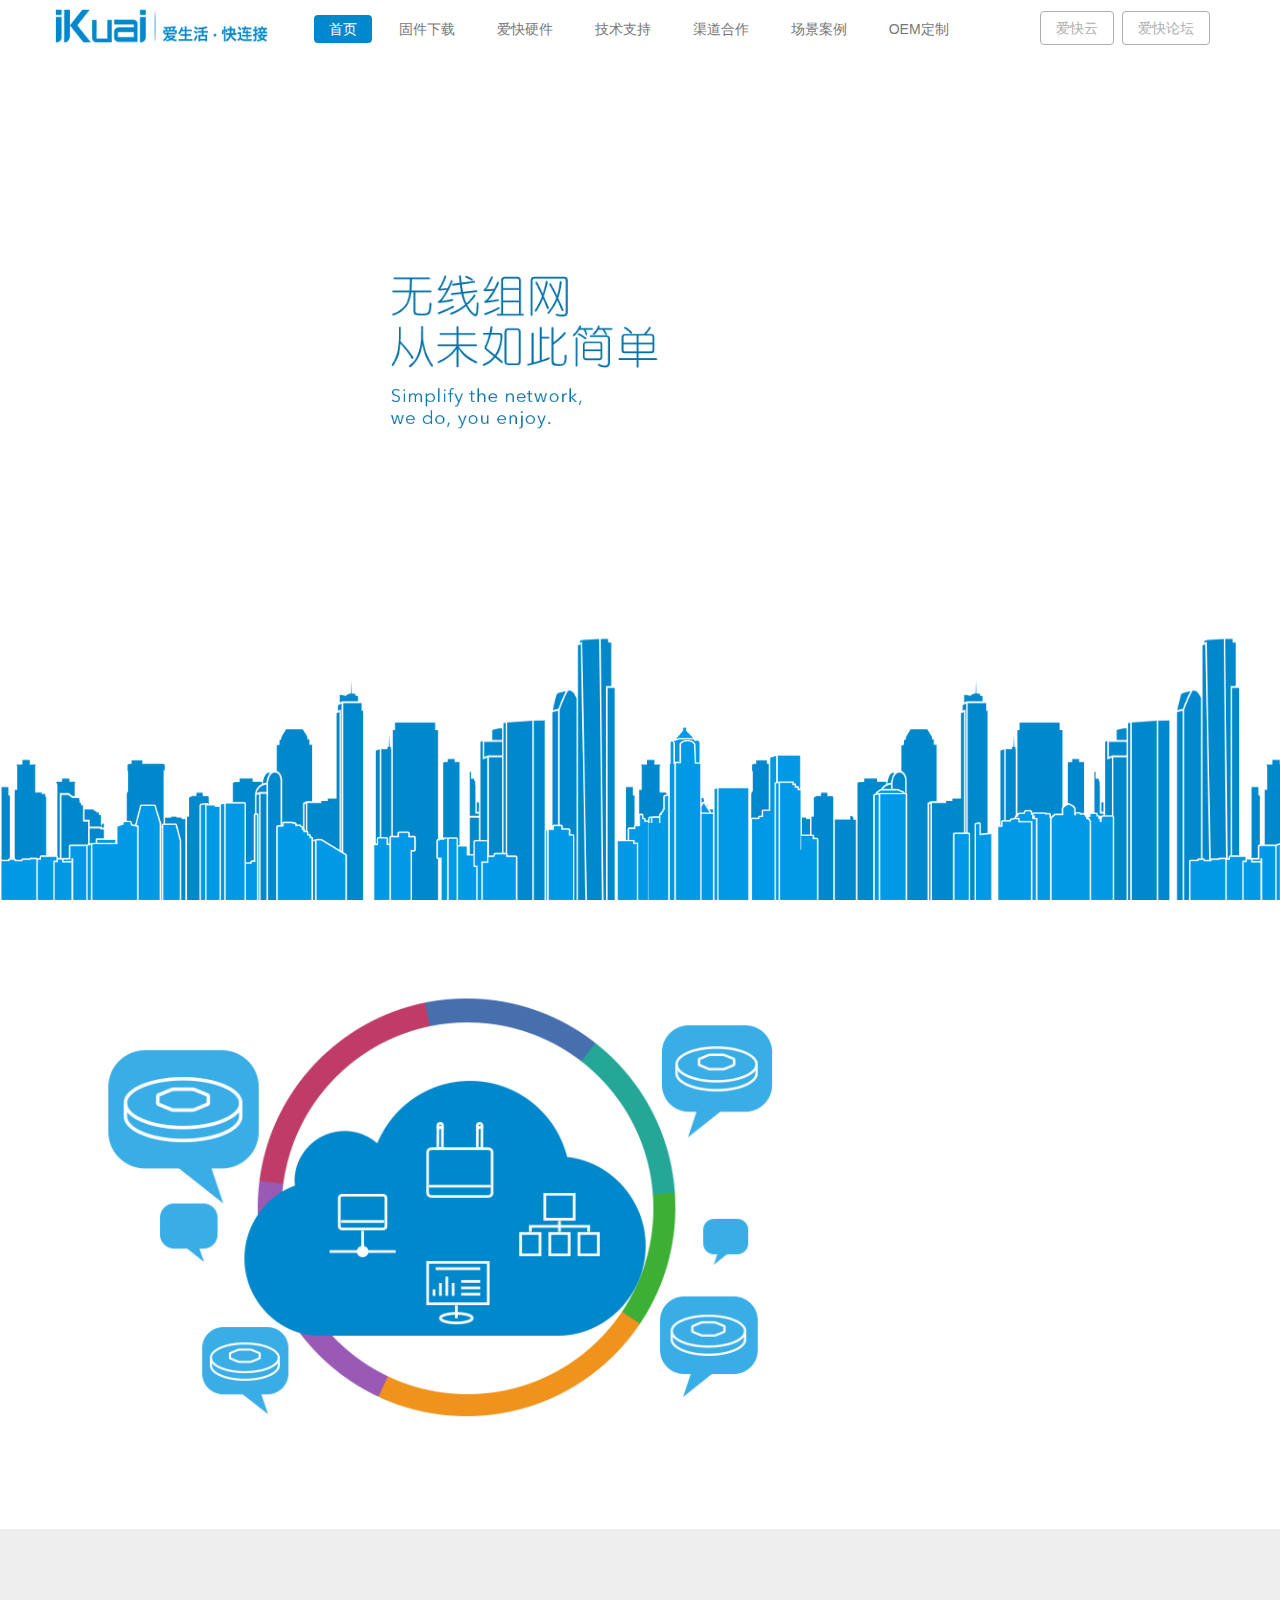
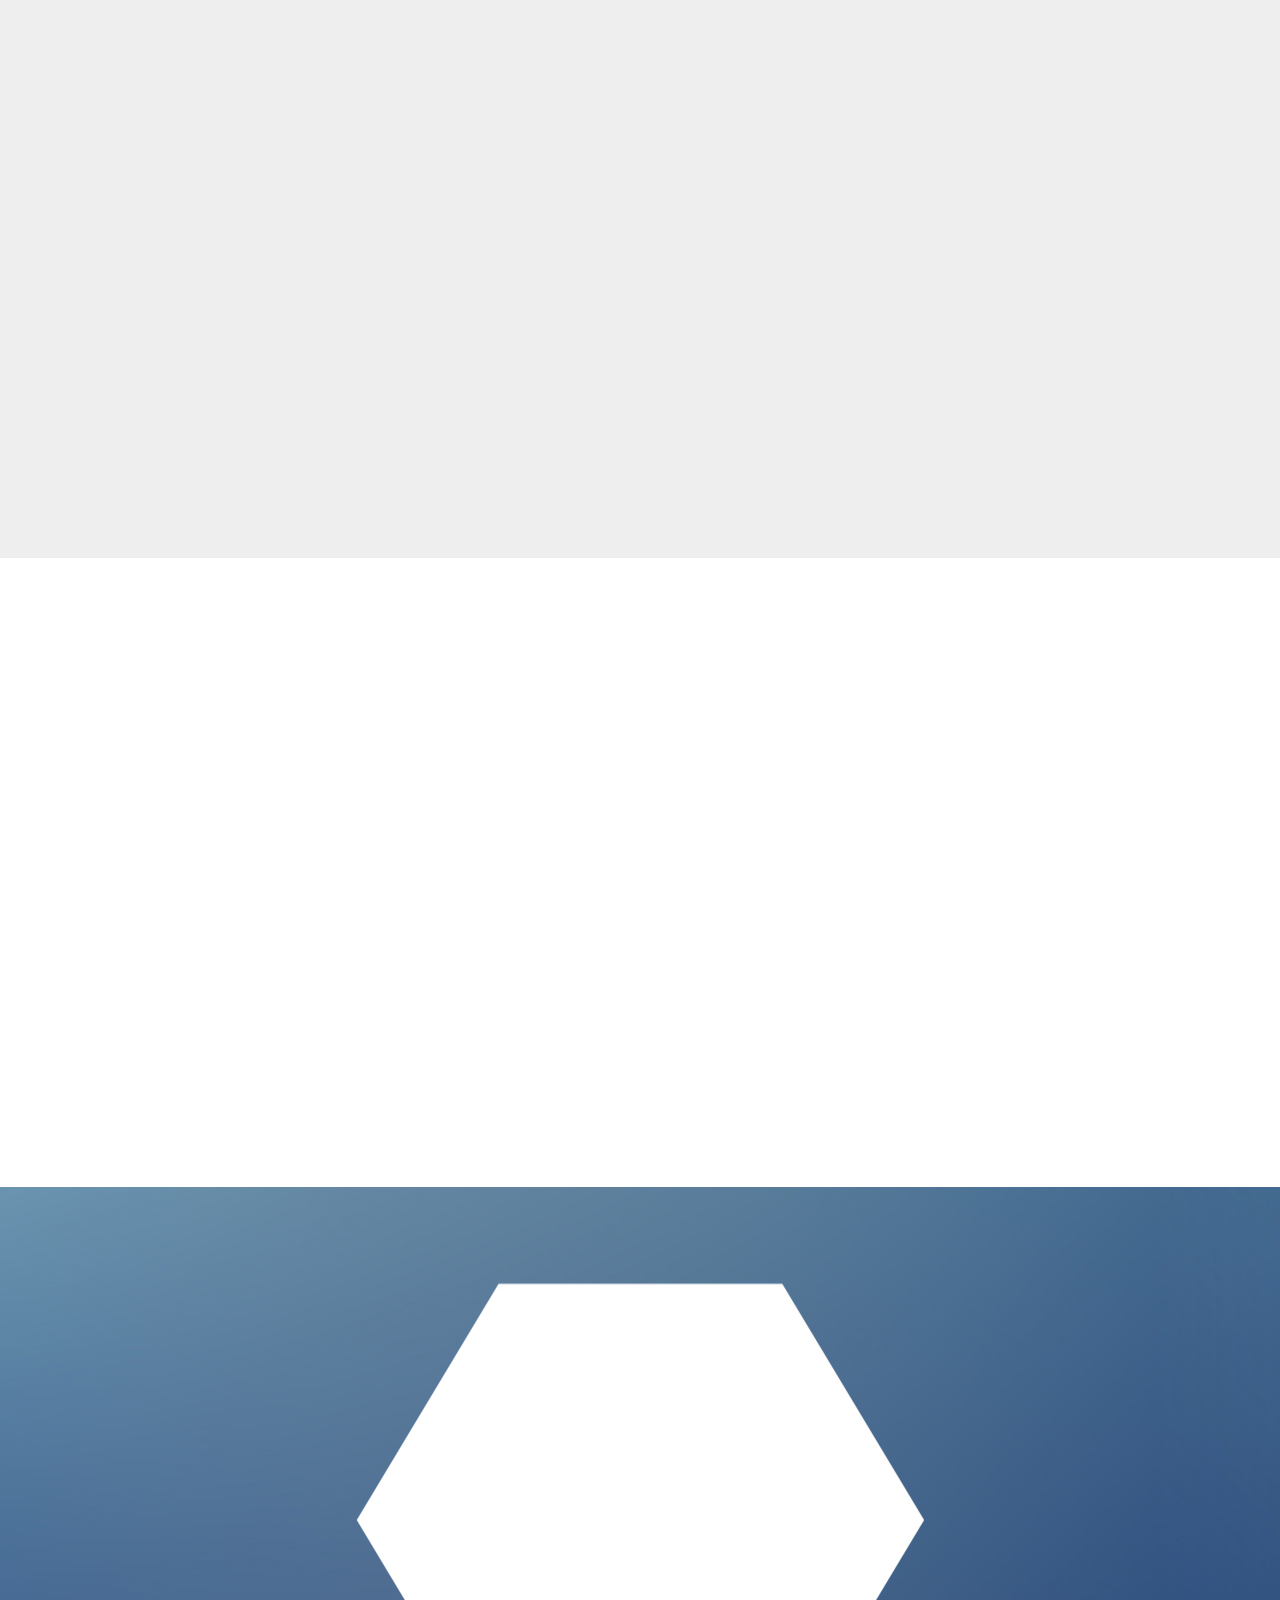
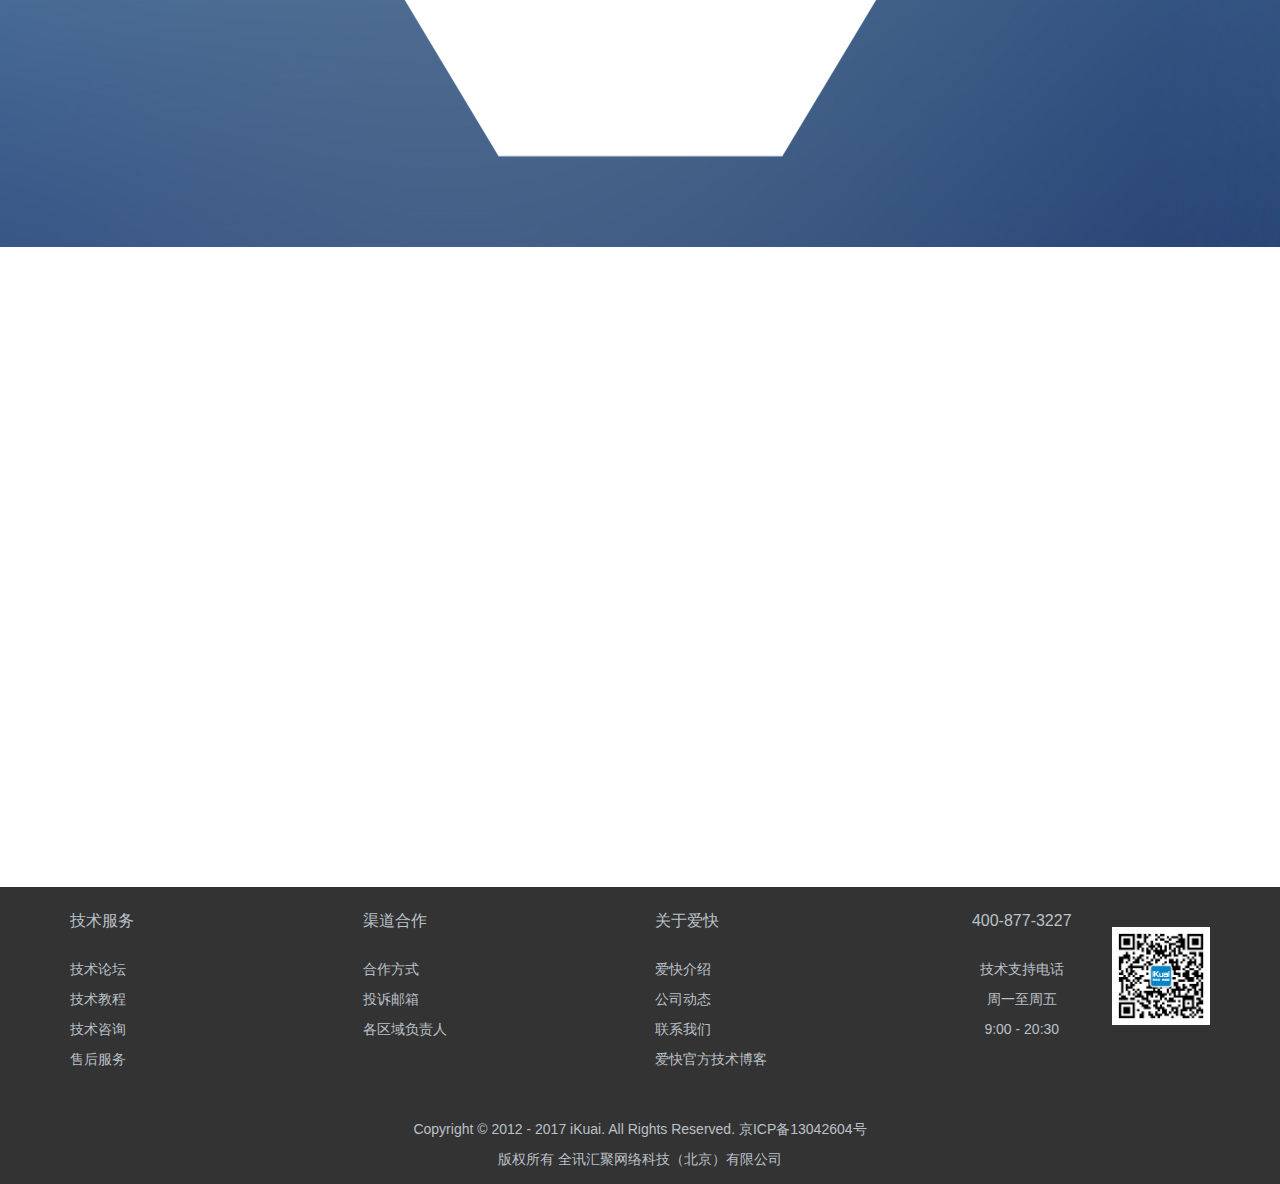
<file: index.html>
<!DOCTYPE html>
<html>
<head lang="en">
    <meta charset="UTF-8">
    <title></title>
    <!--让bootstrap兼容最新版本的ie-->
    <meta http-equiv="X-UA-COMPATIBLE" content="IE=edge">
    <!--以移动设备优先  视窗                  宽度=设备宽度        缩放=1           最大缩放=1           禁止用户缩放-->
    <meta name="viewport" content="width=device-width,initial-scale=1,maximum-scale=1,user-scalable=no"/>
    <link rel="stylesheet" href="css/bootstrap.css"/>
    <link rel="stylesheet" href="css/index.css"/>
    <link rel="stylesheet" href="css/header-footer.css"/>
    <link rel="stylesheet" href="css/animate.min.css"/>
    <link rel="stylesheet" href="css/animate.css"/>
</head>
<body>
<section id="header">
        <nav class="navbar navbar-default navbar-fixed-top clearfix">
            <div class="nav-background">
            <div class="container">
            <div class="navbar-header">
                <button class="navbar-toggle" data-toggle="collapse" data-target=".navbar-collapse">
                    <i class="icon-bar"></i>
                    <i class="icon-bar"></i>
                    <i class="icon-bar"></i>
                </button>
            </div>
            <img src="img/logo-big.png" alt=""/>
            <div class="collapse navbar-collapse">
                <ul class="nav nav-total navbar-nav pull-right">
                    <li>
                        <a class="btn btn-success" href="http://yun.ikuai8.com" target="_blank">爱快云</a>
                    </li>
                    <li>
                        <a class="btn" href="http://bbs.ikuai8.com" target="_blank">爱快论坛</a>
                    </li>
                </ul>
                <ul class="nav navbar-nav">
                    <li class="active"><a href="index.html">首页</a></li>
                    <li><a href="eg2.html">固件下载</a></li>
                    <li><a href="eg3.html">爱快硬件</a></li>
                    <li><a href="eg4.html">技术支持</a></li>
                    <li><a href="eg5.html">渠道合作</a></li>
                    <li><a href="eg6.html">场景案例</a></li>
                    <li><a href="eg7.html">OEM定制</a></li>
                </ul>
            </div>
          </div>
            </div>
        </nav>
</section>
<section id="banner">
        <em class="dm1 wow bounceInUp ">
            <img src="img/dm01_a.png" alt=""/>
        </em>
        <em class="dm2 wow bounceInDown">
            <img src="img/dm01_b.png" alt=""/>
        </em>
        <em class="dm3">
            <img src="img/dm01_c.png" alt=""/>
        </em>
        <em class="dm4">
            <img src="img/dm01_d.png" alt=""/>
        </em>
</section>
<section id="content">
    <div class="container">
        <div class="row">
            <div class="col-md-8 wow bounceInRight">
                <img src="img/indexB-img04.png" alt=""/>
            </div>
            <div class="col-md-4 wow bounceInRight">
                <h3>超赞的云系统</h3>
                <p>云平台集中管理
                    <br/>
                    智能云AC
                    <br/>
                    Portal认证配置
                    <br/>
                    图形化数据体现
                    <br/>
                    自定义JS通知插入
                    <br/>
                    第三方认证接口</p>
                <a href="">更多,待你发现 ...</a>
            </div>
        </div>
    </div>
</section>
<section id="show">
    <div class="container">
        <div class="row">
            <div class="col-md-4 wow bounceInRight">
                <h3>七层DPI流量管理</h3>
                <p>
                    看网页、看电影、玩游戏互不干扰
                    <br/>
                    多台终端同时上网不卡
                    <br/>
                    带宽利用最大化，绝不浪费带宽
                    <br/>
                    永远告别延迟卡顿
                    <br/>
                    3000款+应用识别
                </p>
            </div>
            <div class="col-md-8 wow bounceInRight">
                <img src="img/indexB-img01.png" alt=""/>
            </div>
        </div>
    </div>
</section>
<section id="grid">
    <div class="container">
        <div class="row">
            <div class="col-md-8 wow bounceInRight">
                <img src="img/indexB-img02.png" alt=""/>
            </div>
            <div class="col-md-4 wow bounceInRight">
                <h3>五大功能</h3>
                <p>多线路由
                    <br/>
                    一键流控
                    <br/>
                    免费AC管理
                    <br/>
                    自定义微信认证
                    <br/>
                    集中云管理</p>
            </div>
        </div>
    </div>
</section>
<section id="indexC">
    <div class="container text-center  wow bounceInDown">
            <h3>开放尽显开放</h3>
            <p>Portal认证页面自定义
                <br/>
                云数据API+认证SDK
                <br/>
                从数据到应用，从应用到底层的开放之旅
            </p>
        </div>
</section>
<section id="indexXLsit">
    <div class="container">
        <div class="row clearfix wow bounceIn">
            <div class="col-sm-6 col-xs-12">
                <img src="img/indexLsit01.png" alt=""/>
                <h4>云系统</h4>
                <p>在线管理您所拥有的所有路由器</p>
            </div>
            <div class="col-sm-6 col-xs-12">
                <img src="img/indexLsit02.png" alt=""/>
                <h4>数据可视化</h4>
                <p>从终端到流量，所有数据通过图表一眼尽观</p>
            </div>
            <div class="col-sm-6 col-xs-12">
                <img src="img/indexLsit03.png" alt=""/>
                <h4>卓越的优先级</h4>
                <p>保障关键应用无论何时，都可优先通过</p>
            </div>
            <div class="col-sm-6 col-xs-12">
                <img src="img/indexLsit04.png" alt=""/>
                <h4>应用行为管理</h4>
                <p>基于DPI的应用行为管理</p>
            </div>
            <div class="col-sm-6 col-xs-12">
                <img src="img/indexLsit05.png" alt=""/>
                <h4>网址跳转</h4>
                <p>精准跳转、参数替换在最底层轻松搞定</p>
            </div>
            <div class="col-sm-6 col-xs-12">
                <img src="img/indexLsit06.png" alt=""/>
                <h4>插入JS通知</h4>
                <p>无论插入通知还是JS代码，总让您轻松完成</p>
            </div>
            <div class="col-sm-6 col-xs-12">
                <img src="img/indexLsit07.png" alt=""/>
                <h4>更多惊喜，待您体验</h4>
                <p>尊崇用户需求导向，做最接地气的路由企业</p>
            </div>
        </div>
    </div>
</section>
<section id="footer">
    <div class="container">
        <div class="row">
            <div class="col-sm-3 col-xs-4">
                <h4>技术服务</h4>
                <a href="">技术论坛</a>
                <br/>
                <a href="eg4.html">技术教程</a>
                <br/>
                <a href="">技术咨询</a>
                <br/>
                <a href="售后服务.html">售后服务</a>
            </div>
            <div class="col-sm-3 col-xs-4">
                <h4>渠道合作</h4>
                <a href="eg5.html">合作方式</a>
                <br/>
                <a href="">投诉邮箱</a>
                <br/>
                <a href="eg5.html">各区域负责人</a>
            </div>
            <div class="col-sm-3 col-xs-4">
                <h4>关于爱快</h4>
                <a href="爱快介绍.html">爱快介绍</a>
                <br/>
                <a href="公司动态.html">公司动态</a>
                <br/>
                <a href="">联系我们</a>
                <br/>
                <a href="">爱快官方技术博客</a>
            </div>
            <div class="col-sm-3 col-xs-12 text-center clearfix">
                <img src="img/qrCode.png" alt=""/>
                <h5>400-877-3227</h5>
                <a>技术支持电话
                    <br/>
                    周一至周五
                    <br/>
                    9:00 - 20:30
                </a>
            </div>
            <p class="col-xs-12 text-center">Copyright © 2012 - 2017 iKuai. All Rights Reserved. 京ICP备13042604号
                <br/>
                版权所有 全讯汇聚网络科技（北京）有限公司</p>
        </div>
    </div>
</section>
<script src="js/jquery-1.11.3.js"></script>
<script src="js/bootstrap.js"></script>
<script src="js/wow.min.js"></script>
<script>
    if (!(/msie [6|7|8|9]/i.test(navigator.userAgent))){
        new WOW().init();
    };
</script>
</body>
</html>
</file>
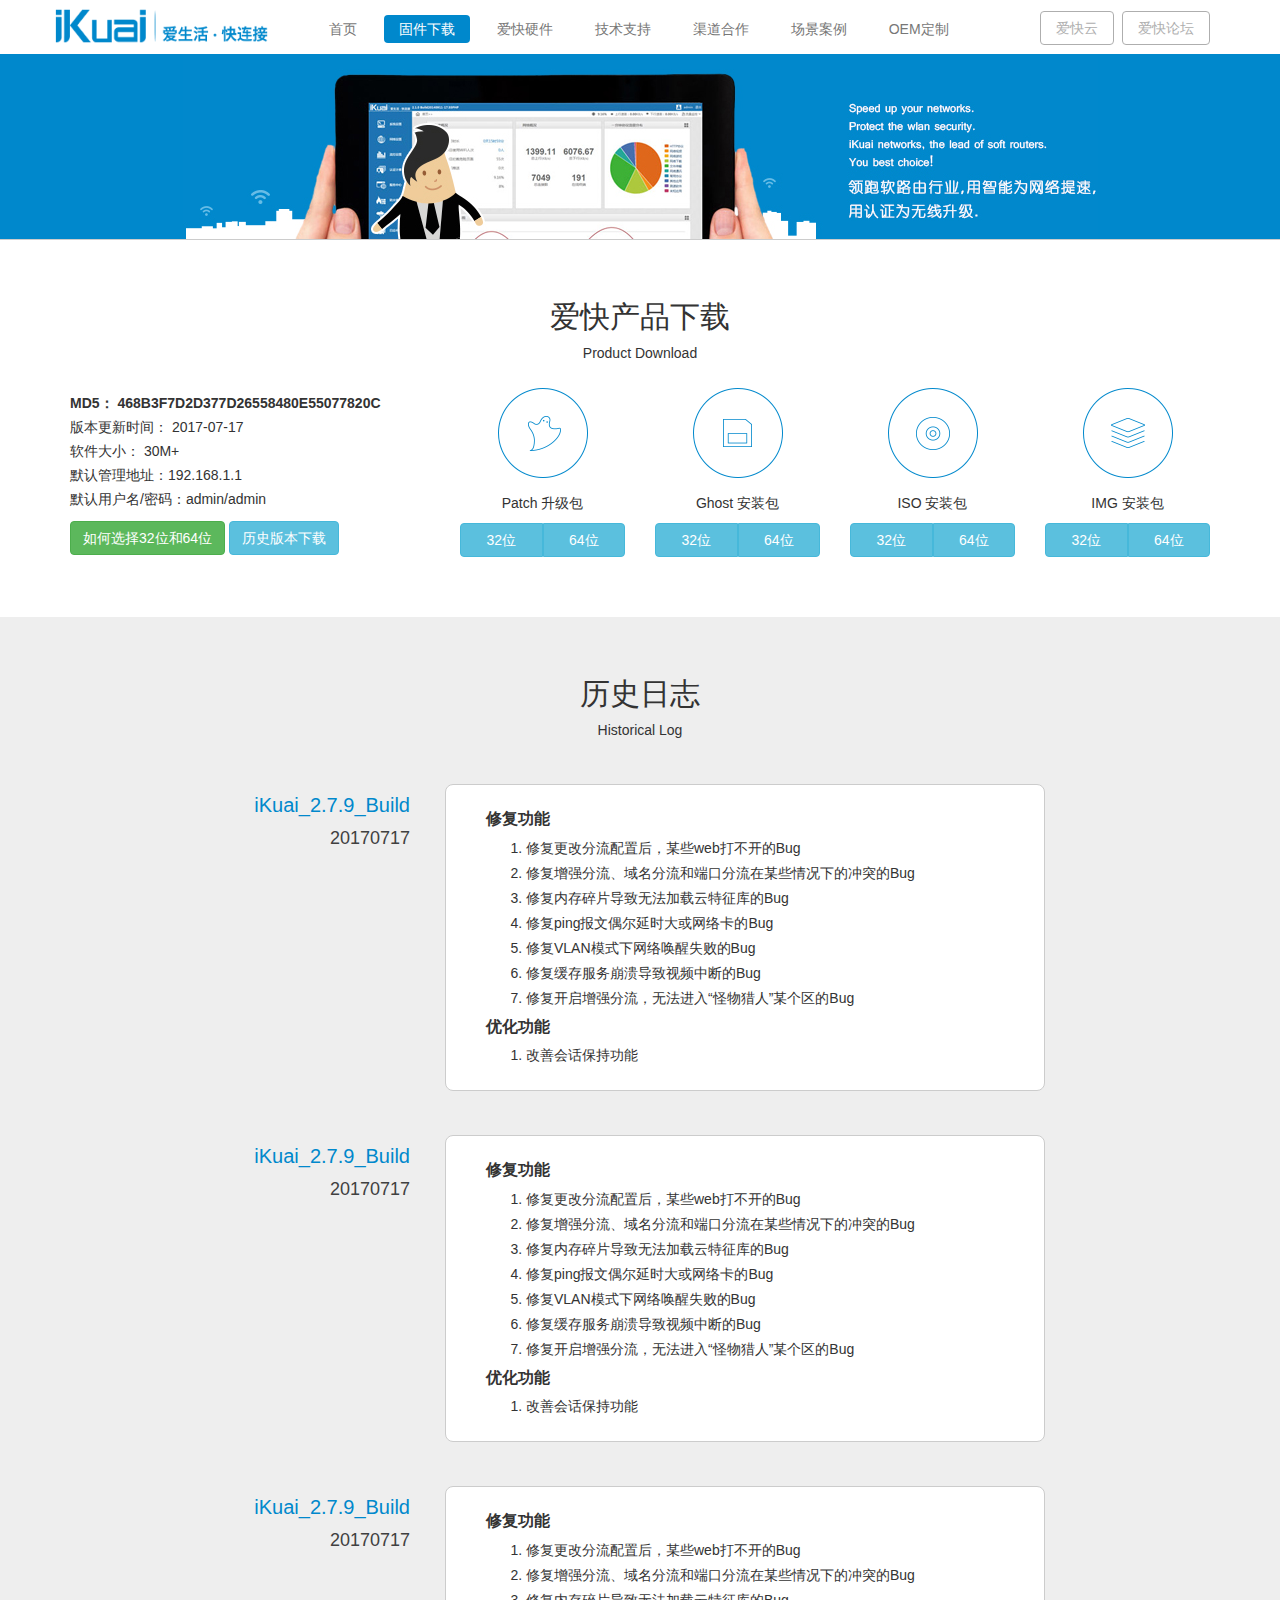
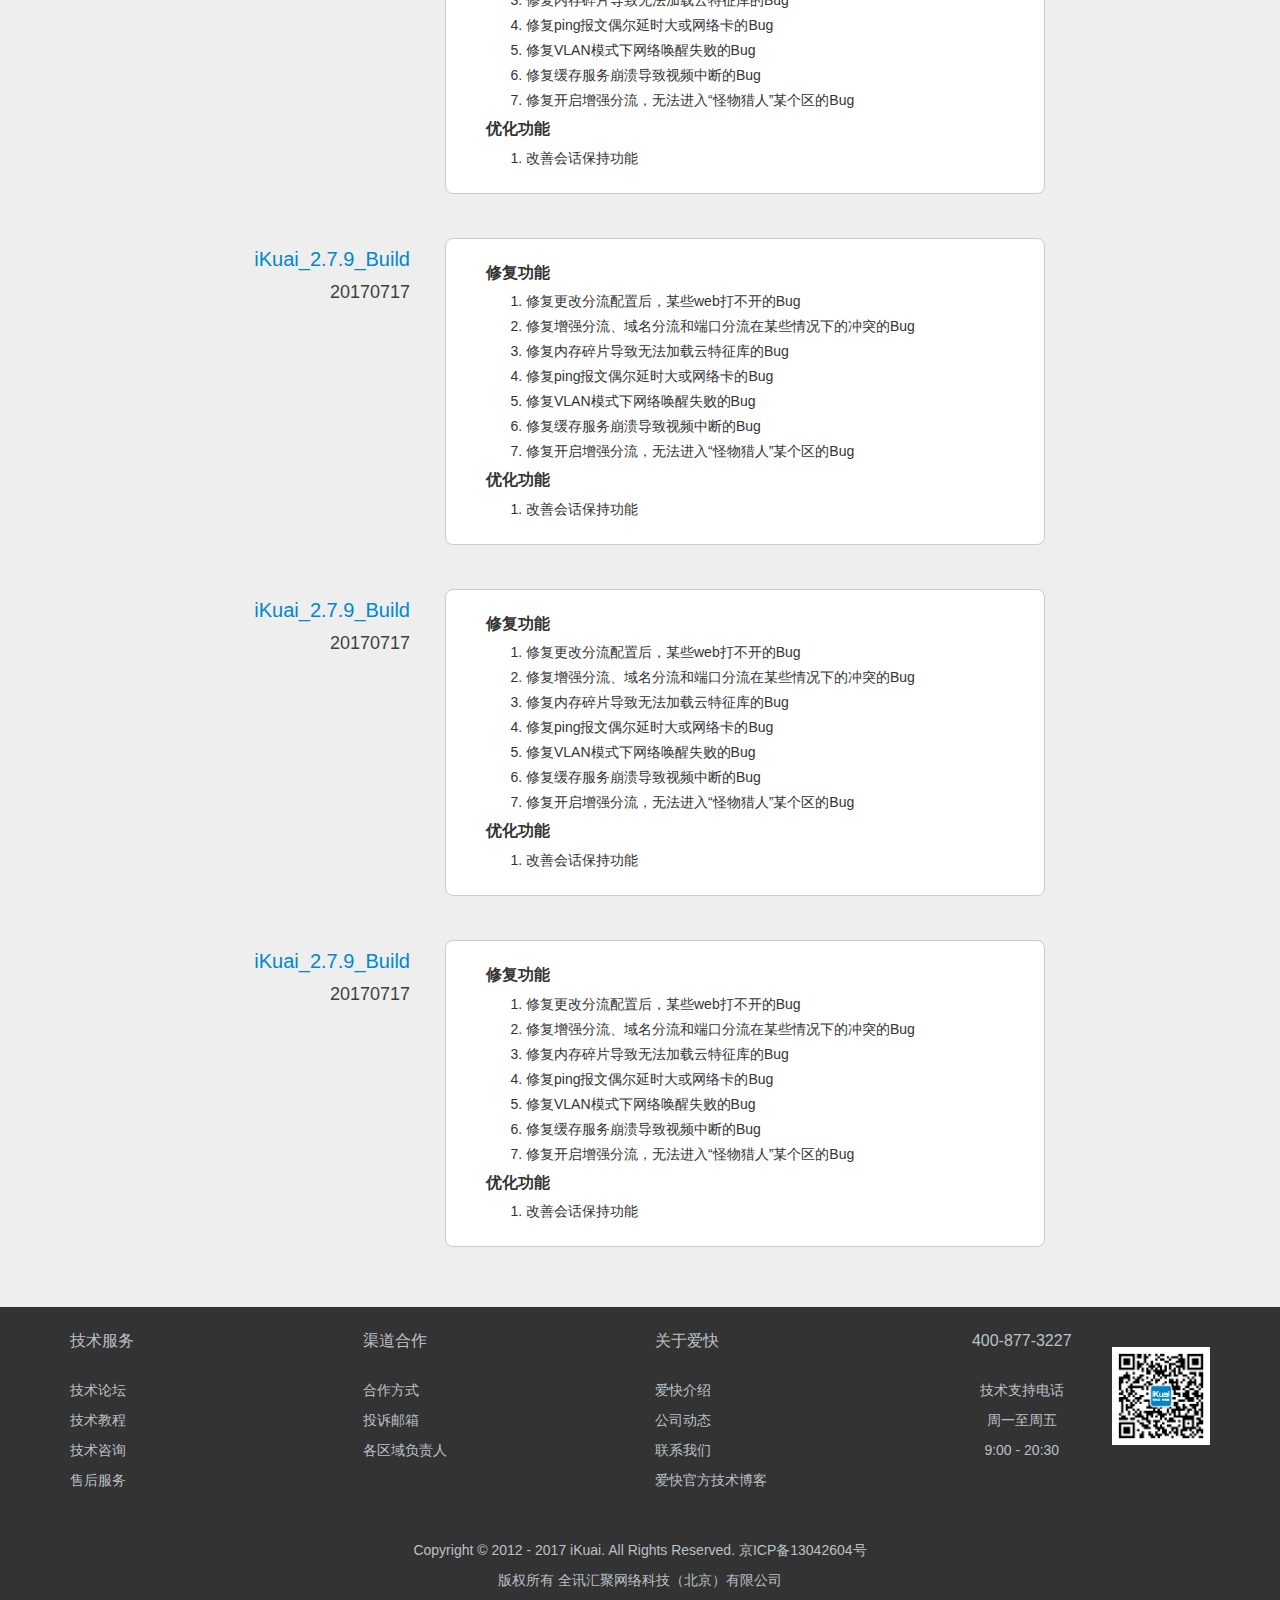
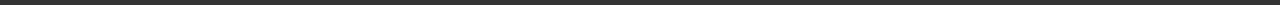
<file: eg2.html>
<!DOCTYPE html>
<html>
<head lang="en">
    <meta charset="UTF-8">
    <title></title>
    <!--让bootstrap兼容最新版本的ie-->
    <meta http-equiv="X-UA-COMPATIBLE" content="IE=edge">
    <!--以移动设备优先  视窗                  宽度=设备宽度        缩放=1           最大缩放=1           禁止用户缩放-->
    <meta name="viewport" content="width=device-width,initial-scale=1,maximum-scale=1,user-scalable=no"/>
    <link rel="stylesheet" href="css/bootstrap.css"/>
    <link rel="stylesheet" href="css/index.css"/>
    <link rel="stylesheet" href="css/header-footer.css"/>
    <link rel="stylesheet" href="css/animate.min.css"/>
    <link rel="stylesheet" href="css/animate.css"/>
</head>
<body>
<section id="header">
    <nav class="navbar navbar-default navbar-fixed-top clearfix">
        <div class="nav-background">
            <div class="container">
                <div class="navbar-header">
                    <button class="navbar-toggle" data-toggle="collapse" data-target=".navbar-collapse">
                        <i class="icon-bar"></i>
                        <i class="icon-bar"></i>
                        <i class="icon-bar"></i>
                    </button>
                </div>
                <img src="img/logo-big.png" alt=""/>
                <div class="collapse navbar-collapse">
                    <ul class="nav nav-total navbar-nav pull-right">
                        <li>
                            <a class="btn btn-success" href="http://yun.ikuai8.com" target="_blank">爱快云</a>
                        </li>
                        <li>
                            <a class="btn" href="http://bbs.ikuai8.com" target="_blank">爱快论坛</a>
                        </li>
                    </ul>
                    <ul class="nav navbar-nav">
                        <li><a href="index.html">首页</a></li>
                        <li  class="active"><a href="eg2.html">固件下载</a></li>
                        <li><a href="eg3.html">爱快硬件</a></li>
                        <li><a href="eg4.html">技术支持</a></li>
                        <li><a href="eg5.html">渠道合作</a></li>
                        <li><a href="eg6.html">场景案例</a></li>
                        <li><a href="eg7.html">OEM定制</a></li>
                    </ul>
                </div>
            </div>
        </div>
    </nav>
</section>
<section id="eg2-banner"></section>
<section id="eg2-content">
    <div class="container wow bounceInUp">
        <h2 class="text-center">爱快产品下载</h2>
        <p class="text-center">Product Download</p>
        <div class="row">
            <div class="col-sm-4">
                <p>
                    <span>MD5： 468B3F7D2D377D26558480E55077820C</span>
                    <br/>
                    版本更新时间： 2017-07-17
                    <br/>
                    软件大小： 30M+
                    <br/>
                    默认管理地址：192.168.1.1
                    <br/>
                    默认用户名/密码：admin/admin
                </p>
                <button class="btn btn-success">
                    如何选择32位和64位
                </button>
                <button class="btn btn-info">
                    历史版本下载
                </button>
            </div>
            <div class="col-sm-2 text-center">
                <img src="img/Download-GHOST00.png" alt=""/>
                <P>Patch 升级包</P>
                <div class="btn-group btn-group-justified">
                    <div class="btn-group">
                        <button class="btn btn-info">32位</button>
                    </div>
                    <div class="btn-group">
                        <button class="btn btn-info">64位</button>
                    </div>
                </div>
        </div>
            <div class="col-sm-2 text-center">
                <img src="img/Download-IMG00.png" alt=""/>
                <P>Ghost 安装包</P>
                <div class="btn-group btn-group-justified">
                    <div class="btn-group">
                        <button class="btn btn-info">32位</button>
                    </div>
                    <div class="btn-group">
                        <button class="btn btn-info">64位</button>
                    </div>
                </div>
        </div>
            <div class="col-sm-2 text-center">
                <img src="img/Download-IOS00.png" alt=""/>
                <P>ISO 安装包</P>
                <div class="btn-group btn-group-justified">
                    <div class="btn-group">
                        <button class="btn btn-info">32位</button>
                    </div>
                    <div class="btn-group">
                        <button class="btn btn-info">64位</button>
                    </div>
                </div>
        </div>
            <div class="col-sm-2 text-center">
                <img src="img/Download-up00.png" alt=""/>
                <P>IMG 安装包</P>
                <div class="btn-group btn-group-justified">
                    <div class="btn-group">
                        <button class="btn btn-info">32位</button>
                    </div>
                    <div class="btn-group">
                        <button class="btn btn-info">64位</button>
                    </div>
                </div>
        </div>
        </div>
    </div>
</section>
<section id="Historical">
    <div class="container wow bounceInRight">
        <h2 class="text-center">历史日志</h2>
        <p class="text-center">Historical Log</p>
        <div class="row">
            <div class="col-md-4">
                <h4 class="text-right">iKuai_2.7.9_Build</h4>
                <p class="text-right">20170717</p>
            </div>
            <div class="col-md-8">
                <h5>修复功能</h5>
                <ol>
                    <li>修复更改分流配置后，某些web打不开的Bug</li>
                    <li>修复增强分流、域名分流和端口分流在某些情况下的冲突的Bug</li>
                    <li>修复内存碎片导致无法加载云特征库的Bug</li>
                    <li>修复ping报文偶尔延时大或网络卡的Bug</li>
                    <li>修复VLAN模式下网络唤醒失败的Bug</li>
                    <li>修复缓存服务崩溃导致视频中断的Bug</li>
                    <li>修复开启增强分流，无法进入“怪物猎人”某个区的Bug</li>
                </ol>
                <h5>优化功能</h5>
                <ol>
                    <li>改善会话保持功能</li>
                </ol>
            </div>
        </div>
        <div class="row">
            <div class="col-md-4">
                <h4 class="text-right">iKuai_2.7.9_Build</h4>
                <p class="text-right">20170717</p>
            </div>
            <div class="col-md-8">
                <h5>修复功能</h5>
                <ol>
                    <li>修复更改分流配置后，某些web打不开的Bug</li>
                    <li>修复增强分流、域名分流和端口分流在某些情况下的冲突的Bug</li>
                    <li>修复内存碎片导致无法加载云特征库的Bug</li>
                    <li>修复ping报文偶尔延时大或网络卡的Bug</li>
                    <li>修复VLAN模式下网络唤醒失败的Bug</li>
                    <li>修复缓存服务崩溃导致视频中断的Bug</li>
                    <li>修复开启增强分流，无法进入“怪物猎人”某个区的Bug</li>
                </ol>
                <h5>优化功能</h5>
                <ol>
                    <li>改善会话保持功能</li>
                </ol>
            </div>
        </div>

        <div class="row">
            <div class="col-md-4">
                <h4 class="text-right">iKuai_2.7.9_Build</h4>
                <p class="text-right">20170717</p>
            </div>
            <div class="col-md-8">
                <h5>修复功能</h5>
                <ol>
                    <li>修复更改分流配置后，某些web打不开的Bug</li>
                    <li>修复增强分流、域名分流和端口分流在某些情况下的冲突的Bug</li>
                    <li>修复内存碎片导致无法加载云特征库的Bug</li>
                    <li>修复ping报文偶尔延时大或网络卡的Bug</li>
                    <li>修复VLAN模式下网络唤醒失败的Bug</li>
                    <li>修复缓存服务崩溃导致视频中断的Bug</li>
                    <li>修复开启增强分流，无法进入“怪物猎人”某个区的Bug</li>
                </ol>
                <h5>优化功能</h5>
                <ol>
                    <li>改善会话保持功能</li>
                </ol>
            </div>
        </div>

        <div class="row">
            <div class="col-md-4">
                <h4 class="text-right">iKuai_2.7.9_Build</h4>
                <p class="text-right">20170717</p>
            </div>
            <div class="col-md-8">
                <h5>修复功能</h5>
                <ol>
                    <li>修复更改分流配置后，某些web打不开的Bug</li>
                    <li>修复增强分流、域名分流和端口分流在某些情况下的冲突的Bug</li>
                    <li>修复内存碎片导致无法加载云特征库的Bug</li>
                    <li>修复ping报文偶尔延时大或网络卡的Bug</li>
                    <li>修复VLAN模式下网络唤醒失败的Bug</li>
                    <li>修复缓存服务崩溃导致视频中断的Bug</li>
                    <li>修复开启增强分流，无法进入“怪物猎人”某个区的Bug</li>
                </ol>
                <h5>优化功能</h5>
                <ol>
                    <li>改善会话保持功能</li>
                </ol>
            </div>
        </div>

        <div class="row">
            <div class="col-md-4">
                <h4 class="text-right">iKuai_2.7.9_Build</h4>
                <p class="text-right">20170717</p>
            </div>
            <div class="col-md-8">
                <h5>修复功能</h5>
                <ol>
                    <li>修复更改分流配置后，某些web打不开的Bug</li>
                    <li>修复增强分流、域名分流和端口分流在某些情况下的冲突的Bug</li>
                    <li>修复内存碎片导致无法加载云特征库的Bug</li>
                    <li>修复ping报文偶尔延时大或网络卡的Bug</li>
                    <li>修复VLAN模式下网络唤醒失败的Bug</li>
                    <li>修复缓存服务崩溃导致视频中断的Bug</li>
                    <li>修复开启增强分流，无法进入“怪物猎人”某个区的Bug</li>
                </ol>
                <h5>优化功能</h5>
                <ol>
                    <li>改善会话保持功能</li>
                </ol>
            </div>
        </div>

        <div class="row">
            <div class="col-md-4">
                <h4 class="text-right">iKuai_2.7.9_Build</h4>
                <p class="text-right">20170717</p>
            </div>
            <div class="col-md-8">
                <h5>修复功能</h5>
                <ol>
                    <li>修复更改分流配置后，某些web打不开的Bug</li>
                    <li>修复增强分流、域名分流和端口分流在某些情况下的冲突的Bug</li>
                    <li>修复内存碎片导致无法加载云特征库的Bug</li>
                    <li>修复ping报文偶尔延时大或网络卡的Bug</li>
                    <li>修复VLAN模式下网络唤醒失败的Bug</li>
                    <li>修复缓存服务崩溃导致视频中断的Bug</li>
                    <li>修复开启增强分流，无法进入“怪物猎人”某个区的Bug</li>
                </ol>
                <h5>优化功能</h5>
                <ol>
                    <li>改善会话保持功能</li>
                </ol>
            </div>
        </div>

    </div>
</section>





<section id="footer">
    <div class="container">
        <div class="row">
            <div class="col-sm-3 col-xs-4">
                <h4>技术服务</h4>
                <a href="">技术论坛</a>
                <br/>
                <a href="eg4.html">技术教程</a>
                <br/>
                <a href="">技术咨询</a>
                <br/>
                <a href="售后服务.html">售后服务</a>
            </div>
            <div class="col-sm-3 col-xs-4">
                <h4>渠道合作</h4>
                <a href="eg5.html">合作方式</a>
                <br/>
                <a href="">投诉邮箱</a>
                <br/>
                <a href="eg5.html">各区域负责人</a>
            </div>
            <div class="col-sm-3 col-xs-4">
                <h4>关于爱快</h4>
                <a href="爱快介绍.html">爱快介绍</a>
                <br/>
                <a href="公司动态.html">公司动态</a>
                <br/>
                <a href="">联系我们</a>
                <br/>
                <a href="">爱快官方技术博客</a>
            </div>
            <div class="col-sm-3 col-xs-12 text-center clearfix">
                <img src="img/qrCode.png" alt=""/>
                <h5>400-877-3227</h5>
                <a>技术支持电话
                    <br/>
                    周一至周五
                    <br/>
                    9:00 - 20:30
                </a>
            </div>
            <p class="col-xs-12 text-center">Copyright © 2012 - 2017 iKuai. All Rights Reserved. 京ICP备13042604号
                <br/>
                版权所有 全讯汇聚网络科技（北京）有限公司</p>
        </div>
    </div>
</section>

<script src="js/jquery-1.11.3.js"></script>
<script src="js/bootstrap.js"></script>
<script src="js/wow.min.js"></script>
<script>
    if (!(/msie [6|7|8|9]/i.test(navigator.userAgent))){
        new WOW().init();
    };
</script>
</body>
</html>
</file>
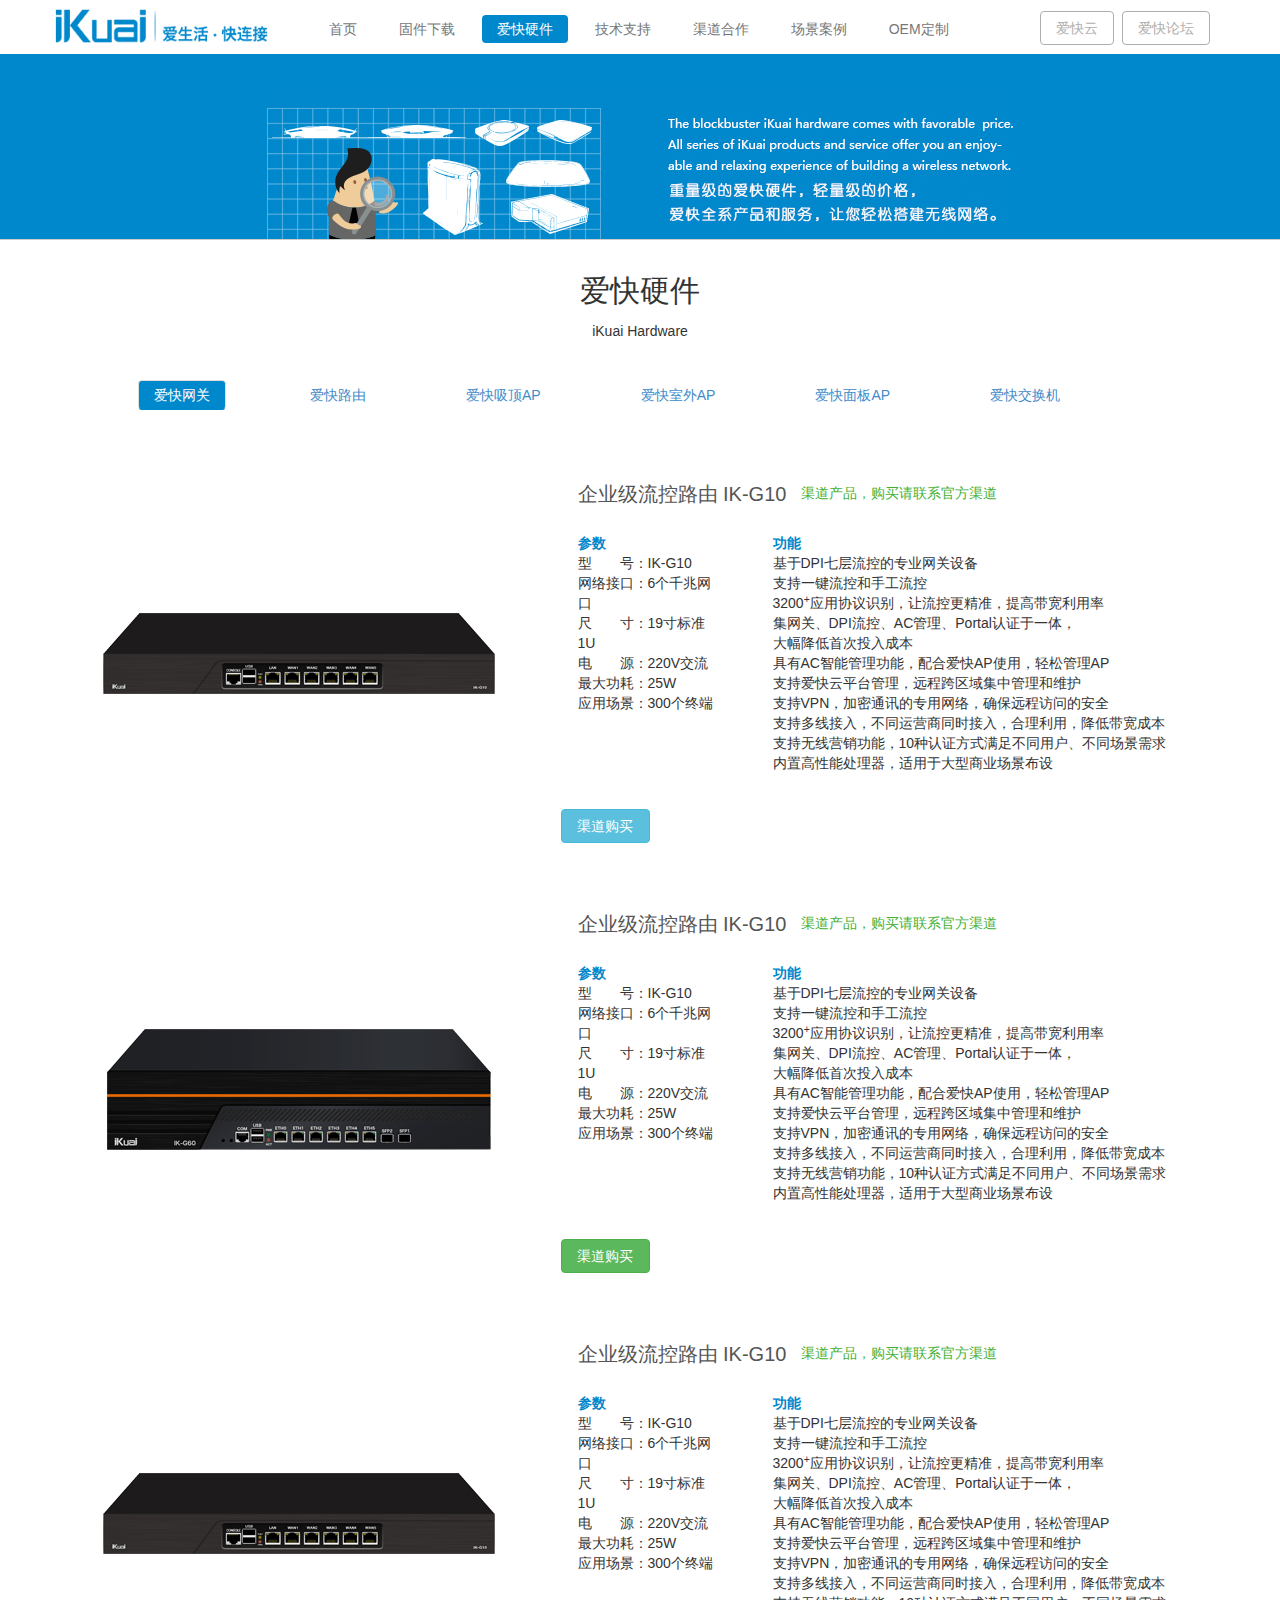
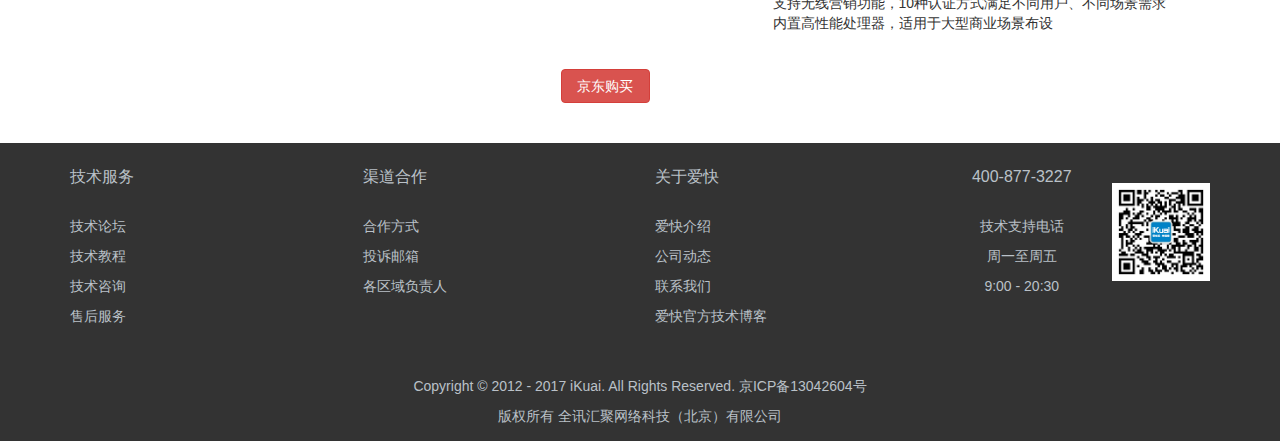
<file: eg3.html>
<!DOCTYPE html>
<html>
<head lang="en">
    <meta charset="UTF-8">
    <title></title>
    <!--让bootstrap兼容最新版本的ie-->
    <meta http-equiv="X-UA-COMPATIBLE" content="IE=edge">
    <!--以移动设备优先  视窗                  宽度=设备宽度        缩放=1           最大缩放=1           禁止用户缩放-->
    <meta name="viewport" content="width=device-width,initial-scale=1,maximum-scale=1,user-scalable=no"/>
    <link rel="stylesheet" href="css/bootstrap.css"/>
    <link rel="stylesheet" href="css/index.css"/>
    <link rel="stylesheet" href="css/header-footer.css"/>
    <link rel="stylesheet" href="css/animate.min.css"/>
    <link rel="stylesheet" href="css/animate.css"/>
</head>
<body>
<section id="header">
    <nav class="navbar navbar-default navbar-fixed-top clearfix">
        <div class="nav-background">
            <div class="container">
                <div class="navbar-header">
                    <button class="navbar-toggle" data-toggle="collapse" data-target=".navbar-collapse">
                        <i class="icon-bar"></i>
                        <i class="icon-bar"></i>
                        <i class="icon-bar"></i>
                    </button>
                </div>
                <img src="img/logo-big.png" alt=""/>
                <div class="collapse navbar-collapse">
                    <ul class="nav nav-total navbar-nav pull-right">
                        <li>
                            <a class="btn btn-success" href="http://yun.ikuai8.com" target="_blank">爱快云</a>
                        </li>
                        <li>
                            <a class="btn" href="http://bbs.ikuai8.com" target="_blank">爱快论坛</a>
                        </li>
                    </ul>
                    <ul class="nav navbar-nav">
                        <li><a href="index.html">首页</a></li>
                        <li><a href="eg2.html">固件下载</a></li>
                        <li class="active"><a href="eg3.html">爱快硬件</a></li>
                        <li><a href="eg4.html">技术支持</a></li>
                        <li><a href="eg5.html">渠道合作</a></li>
                        <li><a href="eg6.html">场景案例</a></li>
                        <li><a href="eg7.html">OEM定制</a></li>
                    </ul>
                </div>
            </div>
        </div>
    </nav>
</section>

<section id="eg3-banner"></section>

<section id="Hardware">
    <div class="container">
        <h2 class="text-center">爱快硬件</h2>
        <p class="text-center">iKuai Hardware</p>
        <ul class="nav nav-tabs  wow bounceInDown">
            <li class="active"><a href="#p1" data-toggle="tab">爱快网关</a></li>
            <li><a href="#p2" data-toggle="tab">爱快路由</a></li>
            <li><a href="#p3" data-toggle="tab">爱快吸顶AP</a></li>
            <li><a href="#p4" data-toggle="tab">爱快室外AP</a></li>
            <li><a href="#p5" data-toggle="tab">爱快面板AP</a></li>
            <li><a href="#p6" data-toggle="tab">爱快交换机</a></li>
        </ul>
        <div class="tab-content  wow bounceInDown">
            <div id="p1" class="tab-pane fade active in">
                <div class="row clearfix">
                    <div class="col-xs-12 col-sm-4 col-md-5 text-center">
                        <div class="hardware-img">
                            <img src="img/G10.gif">
                        </div>
                    </div>

                    <div class="col-xs-12 col-sm-8 col-md-7">
                        <div style=" padding:10px 0 10px 20px;">
                            <h4>
                                <span>企业级流控路由&nbsp;IK-G10</span>
                                <p>渠道产品，购买请联系官方渠道</p>
                            </h4>
                        </div>
                    </div>

                    <div class="col-xs-12 col-sm-3 col-md-2">
                        <div class="text">
                            <strong>参数</strong>
                            <p>
                                型　　号：IK-G10
                                <br>网络接口：6个千兆网口
                                <br>尺　　寸：19寸标准1U
                                <br>电　　源：220V交流
                                <br>最大功耗：25W
                                <br>应用场景：300个终端
                            </p>
                        </div>
                    </div>

                    <div class="col-xs-12 col-sm-5 col-md-5">
                        <div class="text">
                            <strong>功能</strong>
                            <p>
                                基于DPI七层流控的专业网关设备
                                <br>支持一键流控和手工流控
                                <br>3200<sup>+</sup>应用协议识别，让流控更精准，提高带宽利用率
                                <br>集网关、DPI流控、AC管理、Portal认证于一体，
                                <br>大幅降低首次投入成本
                                <br>具有AC智能管理功能，配合爱快AP使用，轻松管理AP
                                <br>支持爱快云平台管理，远程跨区域集中管理和维护
                                <br>支持VPN，加密通讯的专用网络，确保远程访问的安全
                                <br>支持多线接入，不同运营商同时接入，合理利用，降低带宽成本
                                <br>支持无线营销功能，10种认证方式满足不同用户、不同场景需求
                                <br>内置高性能处理器，适用于大型商业场景布设
                            </p>
                        </div>
                    </div>

                    <div class="col-xs-12 col-sm-8 col-md-7 button-footer">
                            <a class="btn btn-info" href="">&nbsp;渠道购买&nbsp;</a>
                    </div>
                </div>
                <div class="row clearfix">
                    <div class="col-xs-12 col-sm-4 col-md-5 text-center">
                        <div class="hardware-img">
                            <img src="img/G60.gif">
                        </div>
                    </div>

                    <div class="col-xs-12 col-sm-8 col-md-7">
                        <div style=" padding:10px 0 10px 20px;">
                            <h4>
                                <span>企业级流控路由&nbsp;IK-G10</span>
                                <p>渠道产品，购买请联系官方渠道</p>
                            </h4>
                        </div>
                    </div>

                    <div class="col-xs-12 col-sm-3 col-md-2">
                        <div class="text">
                            <strong>参数</strong>
                            <p>
                                型　　号：IK-G10
                                <br>网络接口：6个千兆网口
                                <br>尺　　寸：19寸标准1U
                                <br>电　　源：220V交流
                                <br>最大功耗：25W
                                <br>应用场景：300个终端
                            </p>
                        </div>
                    </div>

                    <div class="col-xs-12 col-sm-5 col-md-5">
                        <div class="text">
                            <strong>功能</strong>
                            <p>
                                基于DPI七层流控的专业网关设备
                                <br>支持一键流控和手工流控
                                <br>3200<sup>+</sup>应用协议识别，让流控更精准，提高带宽利用率
                                <br>集网关、DPI流控、AC管理、Portal认证于一体，
                                <br>大幅降低首次投入成本
                                <br>具有AC智能管理功能，配合爱快AP使用，轻松管理AP
                                <br>支持爱快云平台管理，远程跨区域集中管理和维护
                                <br>支持VPN，加密通讯的专用网络，确保远程访问的安全
                                <br>支持多线接入，不同运营商同时接入，合理利用，降低带宽成本
                                <br>支持无线营销功能，10种认证方式满足不同用户、不同场景需求
                                <br>内置高性能处理器，适用于大型商业场景布设
                            </p>
                        </div>
                    </div>

                    <div class="col-xs-12 col-sm-8 col-md-7 button-footer">
                            <a class="btn btn-success" href="">&nbsp;渠道购买&nbsp;</a>
                    </div>
                </div>
                <div class="row clearfix">
                    <div class="col-xs-12 col-sm-4 col-md-5 text-center">
                        <div class="hardware-img">
                            <img src="img/G10.gif">
                        </div>
                    </div>

                    <div class="col-xs-12 col-sm-8 col-md-7">
                        <div style=" padding:10px 0 10px 20px;">
                            <h4>
                                <span>企业级流控路由&nbsp;IK-G10</span>
                                <p>渠道产品，购买请联系官方渠道</p>
                            </h4>
                        </div>
                    </div>

                    <div class="col-xs-12 col-sm-3 col-md-2">
                        <div class="text">
                            <strong>参数</strong>
                            <p>
                                型　　号：IK-G10
                                <br>网络接口：6个千兆网口
                                <br>尺　　寸：19寸标准1U
                                <br>电　　源：220V交流
                                <br>最大功耗：25W
                                <br>应用场景：300个终端
                            </p>
                        </div>
                    </div>

                    <div class="col-xs-12 col-sm-5 col-md-5">
                        <div class="text">
                            <strong>功能</strong>
                            <p>
                                基于DPI七层流控的专业网关设备
                                <br>支持一键流控和手工流控
                                <br>3200<sup>+</sup>应用协议识别，让流控更精准，提高带宽利用率
                                <br>集网关、DPI流控、AC管理、Portal认证于一体，
                                <br>大幅降低首次投入成本
                                <br>具有AC智能管理功能，配合爱快AP使用，轻松管理AP
                                <br>支持爱快云平台管理，远程跨区域集中管理和维护
                                <br>支持VPN，加密通讯的专用网络，确保远程访问的安全
                                <br>支持多线接入，不同运营商同时接入，合理利用，降低带宽成本
                                <br>支持无线营销功能，10种认证方式满足不同用户、不同场景需求
                                <br>内置高性能处理器，适用于大型商业场景布设
                            </p>
                        </div>
                    </div>

                    <div class="col-xs-12 col-sm-8 col-md-7 button-footer">
                            <a class="btn btn-danger" href="">&nbsp;京东购买&nbsp;</a>
                    </div>
                </div>
            </div>
            <div id="p2" class="tab-pane fade in">
                <div class="row clearfix">
                    <div class="col-xs-12 col-sm-4 col-md-5 text-center">
                        <div class="hardware-img">
                            <img src="img/xb.gif">
                        </div>
                    </div>

                    <div class="col-xs-12 col-sm-8 col-md-7">
                        <div style=" padding:10px 0 10px 20px;">
                            <h4>
                                <span>企业级路由 &nbsp; iKuai-小白</span>
                                <p>微信连WI-FI官方认证专用设备</p>
                            </h4>
                        </div>
                    </div>

                    <div class="col-xs-12 col-sm-3 col-md-2">
                        <div class="text">
                            <strong>参数</strong>
                            <p>
                                型　　号：iKuai-小白
                                <br/>
                                频率范围：双频（2.4G、5G）
                                <br/>
                                天线类型：外置×2、内置×1
                                <br/>
                                天线增益：5dBi外置、3dBi内置
                                <br/>
                                发射功率：27dBm
                                <br/>
                                传输速率：750Mbps
                                <br/>
                                网络接口：1个百兆WAN口,4个百兆LAN口
                                <br/>
                                供　　电：DC12V 1A
                                <br/>
                                通信协议：IEEE802.11ac
                                <br/>
                                　　　　　IEEE802.11b/g/n
                                <br/>
                                带机量：50+
                                <br/>
                                覆盖半径：35m
                            </p>
                        </div>
                    </div>

                    <div class="col-xs-12 col-sm-5 col-md-5">
                        <div class="text">
                            <strong>功能</strong>
                            <p>
                                基于DPI七层流控的专业网关设备
                                <br>支持一键流控和手工流控
                                <br>3200<sup>+</sup>应用协议识别，让流控更精准，提高带宽利用率
                                <br>集网关、DPI流控、AC管理、Portal认证于一体，
                                <br>大幅降低首次投入成本
                                <br>具有AC智能管理功能，配合爱快AP使用，轻松管理AP
                                <br>支持爱快云平台管理，远程跨区域集中管理和维护
                                <br>支持VPN，加密通讯的专用网络，确保远程访问的安全
                                <br>支持多线接入，不同运营商同时接入，合理利用，降低带宽成本
                                <br>支持无线营销功能，10种认证方式满足不同用户、不同场景需求
                                <br>内置高性能处理器，适用于大型商业场景布设
                            </p>
                        </div>
                    </div>

                    <div class="col-xs-12 col-sm-8 col-md-7 button-footer">
                            <a class="btn btn-info" href="">&nbsp;渠道购买&nbsp;</a>
                            <a class="btn btn-danger" href="">&nbsp;京东购买&nbsp;</a>
                    </div>
                </div>
                <div class="row clearfix">
                    <div class="col-xs-12 col-sm-4 col-md-5 text-center">
                        <div class="hardware-img">
                            <img src="img/A320.png">
                        </div>
                    </div>

                    <div class="col-xs-12 col-sm-8 col-md-7">
                        <div style=" padding:10px 0 10px 20px;">
                            <h4>
                                <span>企业级路由 &nbsp; IK-M1</span>
                            </h4>
                        </div>
                    </div>

                    <div class="col-xs-12 col-sm-3 col-md-2">
                        <div class="text">
                            <strong>参数</strong>
                            <p>
                                型　　号：IK-M1
                                <br/>
                                网络接口：5个千兆网口
                                <br/>
                                尺　　寸：13寸标准1U
                                <br/>
                                电　　源：220V交流
                                <br/>
                                最大功耗：30W
                                <br/>
                                应用场景：120+个终端
                            </p>
                        </div>
                    </div>

                    <div class="col-xs-12 col-sm-5 col-md-5">
                        <div class="text">
                            <strong>功能</strong>
                            <p>
                                基于DPI深度流控的高性能专业网关设备；
                                <br/>
                                集网关、DPI流控、AC管理、Portal认证于一体,
                                <br/>
                                大幅降低首次投入成本；
                                <br/>
                                多外网接入，实现带宽叠加和链路均衡；
                                <br/>
                                3200+应用协议识别，分流应用提高带宽利用率；
                                <br/>
                                每周更新协议特征库，零未知，让流控更精准；
                                <br/>
                                集成AC智能管理功能，方便快捷管理AP；
                                <br/>
                                基于网址、应用软件的精准管控；
                                <br/>
                                10余种Portal认证方式满足不同场景、不同用户需求；
                                <br/>
                                数字化营销平台，实现迅速准确个性化的全程营销；
                                <br/>
                                爱快云集中管理，远程跨区域管理和维护，降低运维成本；
                                <br/>
                                腾讯云安全结合爱快自主研发IP隔离技术，保证网络安全；
                                <br/>
                                ...等90多项企业级商用功能；
                                <br/>
                            </p>
                        </div>
                    </div>

                    <div class="col-xs-12 col-sm-8 col-md-7 button-footer">
                            <a class="btn btn-success" href="">&nbsp;渠道购买&nbsp;</a>
                    </div>
                </div>
                <div class="row clearfix">
                    <div class="col-xs-12 col-sm-4 col-md-5 text-center">
                        <div class="hardware-img">
                            <img src="img/G10.gif">
                        </div>
                    </div>

                    <div class="col-xs-12 col-sm-8 col-md-7">
                        <div style=" padding:10px 0 10px 20px;">
                            <h4>
                                <span>企业级流控路由&nbsp; IK-A120</span>
                            </h4>
                        </div>
                    </div>

                    <div class="col-xs-12 col-sm-3 col-md-2">
                        <div class="text">
                            <strong>参数</strong>
                            <p>
                                    型　　号：IK-A120
                                <br>网络接口：6个千兆网口
                                <br>尺　　寸：19寸标准1U
                                <br>电　　源：220V交流
                                <br>最大功耗：25W
                                <br>应用场景：300个终端
                            </p>
                        </div>
                    </div>

                    <div class="col-xs-12 col-sm-5 col-md-5">
                        <div class="text">
                            <strong>功能</strong>
                            <p>
                                基于DPI七层流控的专业网关设备
                                <br>支持一键流控和手工流控
                                <br>3200<sup>+</sup>应用协议识别，让流控更精准，提高带宽利用率
                                <br>集网关、DPI流控、AC管理、Portal认证于一体，
                                <br>大幅降低首次投入成本
                                <br>具有AC智能管理功能，配合爱快AP使用，轻松管理AP
                                <br>支持爱快云平台管理，远程跨区域集中管理和维护
                                <br>支持VPN，加密通讯的专用网络，确保远程访问的安全
                                <br>支持多线接入，不同运营商同时接入，合理利用，降低带宽成本
                                <br>支持无线营销功能，10种认证方式满足不同用户、不同场景需求
                                <br>内置高性能处理器，适用于大型商业场景布设
                            </p>
                        </div>
                    </div>

                    <div class="col-xs-12 col-sm-8 col-md-7 button-footer">
                            <a class="btn btn-danger" href="">&nbsp;京东购买&nbsp;</a>
                            <a class="btn btn-danger" href="">&nbsp;淘宝购买&nbsp;</a>
                    </div>
                </div>
            </div>
            <div id="p3" class="tab-pane fade in">
                <div class="row clearfix">
                    <div class="col-xs-12 col-sm-4 col-md-5 text-center">
                        <div class="hardware-img">
                            <img src="img/S1.gif">
                        </div>
                    </div>

                    <div class="col-xs-12 col-sm-8 col-md-7">
                        <div style=" padding:10px 0 10px 20px;">
                            <h4>
                                <span>双频吸顶AP IK-X1</span>
                                <p>渠道产品，购买请联系官方渠道</p>
                            </h4>
                        </div>
                    </div>

                    <div class="col-xs-12 col-sm-3 col-md-2">
                        <div class="text">
                            <strong>参数</strong>
                            <p>
                                型　　号：IK-X1
                                <br/>
                                频率范围：双频（2.4G、5G）
                                <br/>
                                天线类型：内置双天线
                                <br/>
                                天线增益：3dBi
                                <br/>
                                发射功率：24dBm
                                <br/>
                                传输速率：600Mbps
                                <br/>
                                网络接口：1个千兆LAN口
                                <br/>
                                供　　电：12V DC/48V POE
                                <br/>
                                通信协议：IEEE802.11a/b/g/n
                                <br/>
                                带机量：200+
                                <br/>
                                覆盖半径：35m
                            </p>
                        </div>
                    </div>

                    <div class="col-xs-12 col-sm-5 col-md-5">
                        <div class="text">
                            <strong>功能</strong>
                            <p>
                                基于DPI七层流控的专业网关设备
                                <br>支持一键流控和手工流控
                                <br>3200<sup>+</sup>应用协议识别，让流控更精准，提高带宽利用率
                                <br>集网关、DPI流控、AC管理、Portal认证于一体，
                                <br>大幅降低首次投入成本
                                <br>具有AC智能管理功能，配合爱快AP使用，轻松管理AP
                                <br>支持爱快云平台管理，远程跨区域集中管理和维护
                                <br>支持VPN，加密通讯的专用网络，确保远程访问的安全
                                <br>支持多线接入，不同运营商同时接入，合理利用，降低带宽成本
                                <br>支持无线营销功能，10种认证方式满足不同用户、不同场景需求
                                <br>内置高性能处理器，适用于大型商业场景布设
                            </p>
                        </div>
                    </div>

                    <div class="col-xs-12 col-sm-8 col-md-7 button-footer">
                            <a class="btn btn-info" href="">&nbsp;渠道购买&nbsp;</a>
                    </div>
                </div>
                <div class="row clearfix">
                    <div class="col-xs-12 col-sm-4 col-md-5 text-center">
                        <div class="hardware-img">
                            <img src="img/X1.gif">
                        </div>
                    </div>

                    <div class="col-xs-12 col-sm-8 col-md-7">
                        <div style=" padding:10px 0 10px 20px;">
                            <h4>
                                <span>吸顶AP IK-X2</span>
                            </h4>
                        </div>
                    </div>

                    <div class="col-xs-12 col-sm-3 col-md-2">
                        <div class="text">
                            <strong>参数</strong>
                            <p>
                                型　　号：IK-X2
                                <br/>
                                频率范围：双频（2.4G、5G）
                                <br/>
                                天线类型：内置双天线
                                <br/>
                                天线增益：3dBi
                                <br/>
                                发射功率：24dBm
                                <br/>
                                传输速率：600Mbps
                                <br/>
                                网络接口：1个千兆LAN口
                                <br/>
                                供　　电：12V DC/48V POE
                                <br/>
                                通信协议：IEEE802.11a/b/g/n
                                <br/>
                                带机量：200+
                                <br/>
                                覆盖半径：35m
                            </p>
                        </div>
                    </div>

                    <div class="col-xs-12 col-sm-5 col-md-5">
                        <div class="text">
                            <strong>功能</strong>
                            <p>
                                基于DPI七层流控的专业网关设备
                                <br>支持一键流控和手工流控
                                <br>3200<sup>+</sup>应用协议识别，让流控更精准，提高带宽利用率
                                <br>集网关、DPI流控、AC管理、Portal认证于一体，
                                <br>大幅降低首次投入成本
                                <br>具有AC智能管理功能，配合爱快AP使用，轻松管理AP
                                <br>支持爱快云平台管理，远程跨区域集中管理和维护
                                <br>支持VPN，加密通讯的专用网络，确保远程访问的安全
                                <br>支持多线接入，不同运营商同时接入，合理利用，降低带宽成本
                                <br>支持无线营销功能，10种认证方式满足不同用户、不同场景需求
                                <br>内置高性能处理器，适用于大型商业场景布设
                            </p>
                        </div>
                    </div>

                    <div class="col-xs-12 col-sm-8 col-md-7 button-footer">
                            <a class="btn btn-success" href="">&nbsp;渠道购买&nbsp;</a>
                    </div>
                </div>
                <div class="row clearfix">
                    <div class="col-xs-12 col-sm-4 col-md-5 text-center">
                        <div class="hardware-img">
                            <img src="img/H3.png">
                        </div>
                    </div>

                    <div class="col-xs-12 col-sm-8 col-md-7">
                        <div style=" padding:10px 0 10px 20px;">
                            <h4>
                                <span>吸顶AP IK-S1</span>
                                <p>渠道产品，购买请联系官方渠道</p>
                            </h4>
                        </div>
                    </div>

                    <div class="col-xs-12 col-sm-3 col-md-2">
                        <div class="text">
                            <strong>参数</strong>
                            <p>
                                型　　号：IK-s1
                                <br/>
                                频率范围：双频（2.4G、5G）
                                <br/>
                                天线类型：内置双天线
                                <br/>
                                天线增益：3dBi
                                <br/>
                                发射功率：24dBm
                                <br/>
                                传输速率：600Mbps
                                <br/>
                                网络接口：1个千兆LAN口
                                <br/>
                                供　　电：12V DC/48V POE
                                <br/>
                                通信协议：IEEE802.11a/b/g/n
                                <br/>
                                带机量：200+
                                <br/>
                                覆盖半径：35m
                            </p>
                        </div>
                    </div>

                    <div class="col-xs-12 col-sm-5 col-md-5">
                        <div class="text">
                            <strong>功能</strong>
                            <p>
                                基于DPI七层流控的专业网关设备
                                <br>支持一键流控和手工流控
                                <br>3200<sup>+</sup>应用协议识别，让流控更精准，提高带宽利用率
                                <br>集网关、DPI流控、AC管理、Portal认证于一体，
                                <br>大幅降低首次投入成本
                                <br>具有AC智能管理功能，配合爱快AP使用，轻松管理AP
                                <br>支持爱快云平台管理，远程跨区域集中管理和维护
                                <br>支持VPN，加密通讯的专用网络，确保远程访问的安全
                                <br>支持多线接入，不同运营商同时接入，合理利用，降低带宽成本
                                <br>支持无线营销功能，10种认证方式满足不同用户、不同场景需求
                                <br>内置高性能处理器，适用于大型商业场景布设
                            </p>
                        </div>
                    </div>

                    <div class="col-xs-12 col-sm-8 col-md-7 button-footer">
                            <a class="btn btn-danger" href="">&nbsp;京东购买&nbsp;</a>
                    </div>
                </div>
            </div>
            <div id="p4" class="tab-pane fade  in">
                <div class="row clearfix">
                    <div class="col-xs-12 col-sm-4 col-md-5 text-center">
                        <div class="hardware-img">
                            <img src="img/L1.png">
                        </div>
                    </div>

                    <div class="col-xs-12 col-sm-8 col-md-7">
                        <div style=" padding:10px 0 10px 20px;">
                            <h4>
                                <span>室外定向AP IK-L1 </span>
                            </h4>
                        </div>
                    </div>

                    <div class="col-xs-12 col-sm-3 col-md-2">
                        <div class="text">
                            <strong>参数</strong>
                            <p>
                                型　　号：IK-L1
                                <br/>
                                频率范围：2.4G
                                <br/>
                                天线类型：内置双天线
                                <br/>
                                天线增益：16dBi
                                <br/>
                                发射功率：27dBm
                                <br/>
                                传输速率：300Mbps
                                <br/>
                                额定功耗：8W
                                <br/>
                                供　　电：POE
                                <br/>
                                通信协议：IEEE802.11b/g/n
                                <br/>
                                传输速率：300Mbps
                                <br/>
                                带机量：100+
                                <br/>
                                覆盖半径：100m

                            </p>
                        </div>
                    </div>
                </div>
                <div class="row clearfix">
                    <div class="col-xs-12 col-sm-4 col-md-5 text-center">
                        <div class="hardware-img">
                            <img src="img/L2.png">
                        </div>
                    </div>

                    <div class="col-xs-12 col-sm-8 col-md-7">
                        <div style=" padding:10px 0 10px 20px;">
                            <h4>
                                <span>室外全向AP IK-L2 </span>
                            </h4>
                        </div>
                    </div>

                    <div class="col-xs-12 col-sm-3 col-md-2">
                        <div class="text">
                            <strong>参数</strong>
                            <p>
                                型　　号：IK-L2
                                <br/>
                                频率范围：2.4G
                                <br/>
                                天线类型：内置双天线
                                <br/>
                                天线增益：16dBi
                                <br/>
                                发射功率：27dBm
                                <br/>
                                传输速率：300Mbps
                                <br/>
                                额定功耗：8W
                                <br/>
                                供　　电：POE
                                <br/>
                                通信协议：IEEE802.11b/g/n
                                <br/>
                                传输速率：300Mbps
                                <br/>
                                带机量：100+
                                <br/>
                                覆盖半径：100m
                            </p>
                        </div>
                    </div>
                </div>
            </div>
            <div id="p5" class="tab-pane fade  in">
                <div class="row clearfix">
                    <div class="col-xs-12 col-sm-4 col-md-5 text-center">
                        <div class="hardware-img">
                            <img src="img/W2.png">
                        </div>
                    </div>

                    <div class="col-xs-12 col-sm-8 col-md-7">
                        <div style=" padding:10px 0 10px 20px;">
                            <h4>
                                <span>面板AP IK-W3 </span>
                            </h4>
                        </div>
                    </div>

                    <div class="col-xs-12 col-sm-3 col-md-2">
                        <div class="text">
                            <strong>参数</strong>
                            <p>
                                型　　号：IK-W3
                                <br/>
                                频率范围：2.4G
                                <br/>
                                天线类型：内置天线
                                <br/>
                                天线增益：3dBi
                                <br/>
                                发射功率：18dBm
                                <br/>
                                传输速率：300Mbps
                                <br/>
                                供　　电：POE
                                <br/>
                                通信协议：IEEE802.11b/g/n
                            </p>
                        </div>
                    </div>

                    <div class="col-xs-12 col-sm-5 col-md-5">
                        <div class="text">
                            <strong>功能</strong>
                            <p>
                                标准86盒外观，轻松融入覆盖场景
                                <br/>
                                采用POE供电， 安装方便快捷
                                <br/>
                                集有线、无线、电话线于一身，节省空间高效复用
                                <br/>
                                采用WPA的多种加密模式，确保无线网络安全
                                <br/>
                                支持AC智能管理平台，轻松实现集中管理和维护
                                <br/>
                                信号强度及信道可调，打造稳定高效网络
                                <br/>
                                周围无线信号干扰智能分析技术
                                <br/>
                                高数据转发，满足高流量需求
                                <br/>
                                定期优化更新，支持远程一键在线升级
                                <br/>
                                支持爱快设备中继，采用私有协议，稳定抗干扰
                                <br/>
                                微信连Wi-Fi专用设备
                                <br/>
                                设备故障报警，以便响应设备问题
                                <br/>
                                可视化状态显示，随时查看设备运行状态

                            </p>
                        </div>
                    </div>
                </div>
                <div class="row clearfix">
                    <div class="col-xs-12 col-sm-4 col-md-5 text-center">
                        <div class="hardware-img">
                            <img src="img/N1.png">
                        </div>
                    </div>

                    <div class="col-xs-12 col-sm-8 col-md-7">
                        <div style=" padding:10px 0 10px 20px;">
                            <h4>
                                <span>面板AP IK-N1 </span>
                            </h4>
                        </div>
                    </div>

                    <div class="col-xs-12 col-sm-3 col-md-2">
                        <div class="text">
                            <strong>参数</strong>
                            <p>
                                型　　号：IK-N3
                                <br/>
                                频率范围：2.4G
                                <br/>
                                天线类型：内置天线
                                <br/>
                                天线增益：3dBi
                                <br/>
                                发射功率：18dBm
                                <br/>
                                传输速率：300Mbps
                                <br/>
                                供　　电：POE
                                <br/>
                                通信协议：IEEE802.11b/g/n
                            </p>
                        </div>
                    </div>

                    <div class="col-xs-12 col-sm-5 col-md-5">
                        <div class="text">
                            <strong>功能</strong>
                            <p>
                                标准86盒外观，轻松融入覆盖场景
                                <br/>
                                采用POE供电， 安装方便快捷
                                <br/>
                                集有线、无线、电话线于一身，节省空间高效复用
                                <br/>
                                采用WPA的多种加密模式，确保无线网络安全
                                <br/>
                                支持AC智能管理平台，轻松实现集中管理和维护
                                <br/>
                                信号强度及信道可调，打造稳定高效网络
                                <br/>
                                周围无线信号干扰智能分析技术
                                <br/>
                                高数据转发，满足高流量需求
                                <br/>
                                定期优化更新，支持远程一键在线升级
                            </p>
                        </div>
                    </div>

                    <div class="col-xs-12 col-sm-8 col-md-7 button-footer">
                            <a class="btn btn-danger" href="">&nbsp;京东购买&nbsp;</a>
                    </div>
                </div>
            </div>
            <div id="p6" class="tab-pane fade  in">
                <div class="row clearfix">
                    <div class="col-xs-12 col-sm-4 col-md-5 text-center">
                        <div class="hardware-img">
                            <img src="img/J05.png">
                        </div>
                    </div>

                    <div class="col-xs-12 col-sm-8 col-md-7">
                        <div style=" padding:10px 0 10px 20px;">
                            <h4>
                                <span>POE交换机 IK-J05  </span>
                            </h4>
                        </div>
                    </div>

                    <div class="col-xs-12 col-sm-3 col-md-2">
                        <div class="text">
                            <strong>参数</strong>
                            <p>
                                型　　号：IK-J05
                                <br/>
                                POE供电：4口
                                <br/>
                                网　　口：100M
                                <br/>
                                端　　口：5个10/100M自适应电口
                                <br/>
                                单口最大供电功率：15.4W
                                <br/>
                                通信协议：IEEE802.3 af
                                <br/>
                                输出功率：65W（整机）
                                <br/>
                                电　　源：外置
                                <br/>
                                电压输入：100V~240V AC； 50-60Hz
                                <br/>
                                电压输出：52V DC
                                <br/>
                                协议支持：IEEE 802.3
                                <br/>
                                　　　　　IEEE 802.3i 10BASE-T
                                <br/>
                                　　　　　IEEE 802.3u，100BASE-TX
                                <br/>
                                　　　　　IEEE 802.3x
                                <br/>
                                　　　　　IEEE 802.3af Power over Ethernet
                                <br/>
                                功能支持：支持MAC地址学习
                                <br/>
                                　　　　　支持广播风暴抑制功能
                                <br/>
                                　　　　　支持固化VLAN端口隔离
                                <br/>
                                尺　　寸：110*75*23（mm）

                            </p>
                        </div>
                    </div>
                </div>
                <div class="row clearfix">
                    <div class="col-xs-12 col-sm-4 col-md-5 text-center">
                        <div class="hardware-img">
                            <img src="img/J50.gif">
                        </div>
                    </div>

                    <div class="col-xs-12 col-sm-8 col-md-7">
                        <div style=" padding:10px 0 10px 20px;">
                            <h4>
                                <span>POE交换机 IK-J10  </span>
                            </h4>
                        </div>
                    </div>

                    <div class="col-xs-12 col-sm-3 col-md-2">
                        <div class="text">
                            <strong>参数</strong>
                            <p>
                                型　　号：IK-J05
                                <br/>
                                POE供电：4口
                                <br/>
                                网　　口：100M
                                <br/>
                                端　　口：5个10/100M自适应电口
                                <br/>
                                单口最大供电功率：15.4W
                                <br/>
                                通信协议：IEEE802.3 af
                                <br/>
                                输出功率：65W（整机）
                                <br/>
                                电　　源：外置
                                <br/>
                                电压输入：100V~240V AC； 50-60Hz
                                <br/>
                                电压输出：52V DC
                                <br/>
                                协议支持：IEEE 802.3
                                <br/>
                                　　　　　IEEE 802.3i 10BASE-T
                                <br/>
                                　　　　　IEEE 802.3u，100BASE-TX
                                <br/>
                                　　　　　IEEE 802.3x
                                <br/>
                                　　　　　IEEE 802.3af Power over Ethernet
                        </div>
                    </div>

                    <div class="col-xs-12 col-sm-5 col-md-5">
                        <div class="text">
                            <strong>功能</strong>
                            <p>
                                标准86盒外观，轻松融入覆盖场景
                                <br/>
                                采用POE供电， 安装方便快捷
                                <br/>
                                集有线、无线、电话线于一身，节省空间高效复用
                                <br/>
                                采用WPA的多种加密模式，确保无线网络安全
                                <br/>
                                支持AC智能管理平台，轻松实现集中管理和维护
                                <br/>
                                信号强度及信道可调，打造稳定高效网络
                                <br/>
                                周围无线信号干扰智能分析技术
                                <br/>
                                高数据转发，满足高流量需求
                                <br/>
                                定期优化更新，支持远程一键在线升级
                            </p>
                        </div>
                    </div>

                    <div class="col-xs-12 col-sm-8 col-md-7 button-footer">
                            <a class="btn btn-danger" href="">&nbsp;京东购买&nbsp;</a>
                    </div>
                </div>
            </div>
    </div>
    </div>
</section>
<section id="footer">
    <div class="container">
        <div class="row">
            <div class="col-sm-3 col-xs-4">
                <h4>技术服务</h4>
                <a href="">技术论坛</a>
                <br/>
                <a href="eg4.html">技术教程</a>
                <br/>
                <a href="">技术咨询</a>
                <br/>
                <a href="售后服务.html">售后服务</a>
            </div>
            <div class="col-sm-3 col-xs-4">
                <h4>渠道合作</h4>
                <a href="eg5.html">合作方式</a>
                <br/>
                <a href="">投诉邮箱</a>
                <br/>
                <a href="eg5.html">各区域负责人</a>
            </div>
            <div class="col-sm-3 col-xs-4">
                <h4>关于爱快</h4>
                <a href="爱快介绍.html">爱快介绍</a>
                <br/>
                <a href="公司动态.html">公司动态</a>
                <br/>
                <a href="">联系我们</a>
                <br/>
                <a href="">爱快官方技术博客</a>
            </div>
            <div class="col-sm-3 col-xs-12 text-center clearfix">
                <img src="img/qrCode.png" alt=""/>
                <h5>400-877-3227</h5>
                <a>技术支持电话
                    <br/>
                    周一至周五
                    <br/>
                    9:00 - 20:30
                </a>
            </div>
            <p class="col-xs-12 text-center">Copyright © 2012 - 2017 iKuai. All Rights Reserved. 京ICP备13042604号
                <br/>
                版权所有 全讯汇聚网络科技（北京）有限公司</p>
        </div>
    </div>
</section>

<script src="js/jquery-1.11.3.js"></script>
<script src="js/bootstrap.js"></script>
<script src="js/wow.min.js"></script>
<script>
    if (!(/msie [6|7|8|9]/i.test(navigator.userAgent))){
        new WOW().init();
    };
</script>
</body>
</html>
</file>
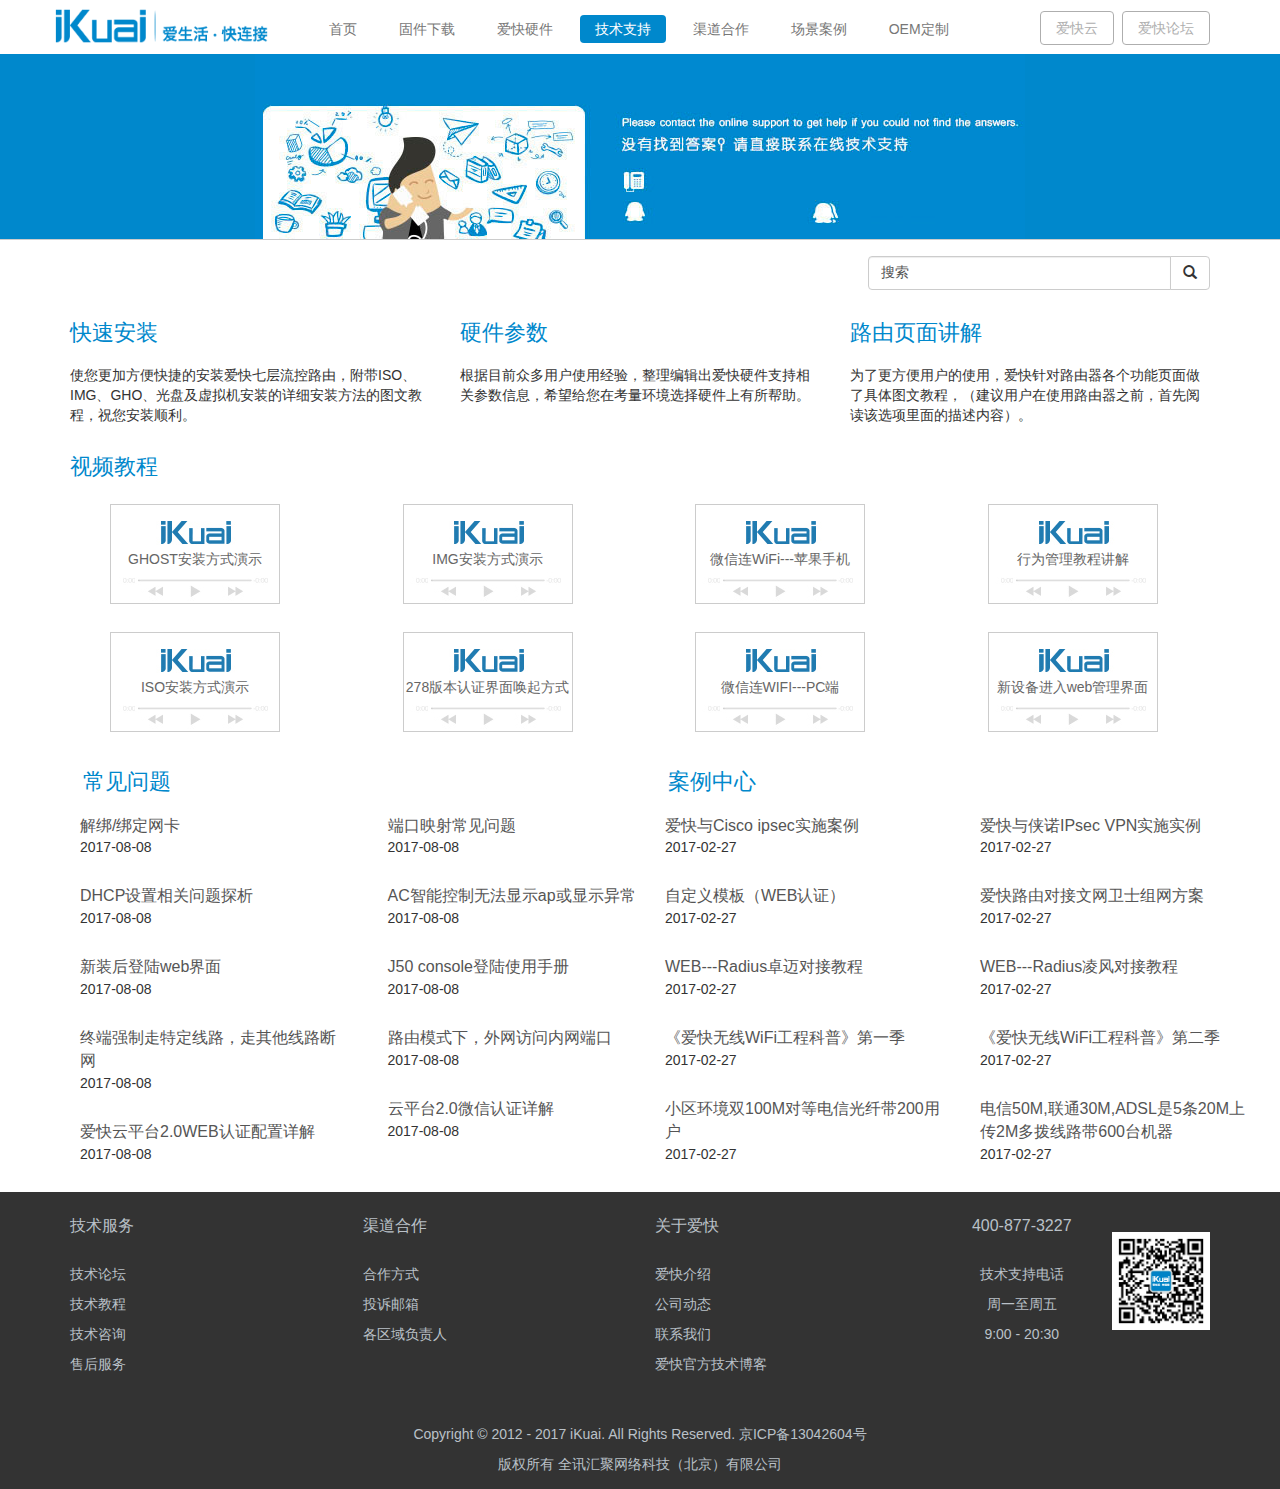
<file: eg4.html>
<!DOCTYPE html>
<html>
<head lang="en">
    <meta charset="UTF-8">
    <title></title>
    <!--让bootstrap兼容最新版本的ie-->
    <meta http-equiv="X-UA-COMPATIBLE" content="IE=edge">
    <!--以移动设备优先  视窗                  宽度=设备宽度        缩放=1           最大缩放=1           禁止用户缩放-->
    <meta name="viewport" content="width=device-width,initial-scale=1,maximum-scale=1,user-scalable=no"/>
    <link rel="stylesheet" href="css/bootstrap.css"/>
    <link rel="stylesheet" href="css/index.css"/>
    <link rel="stylesheet" href="css/header-footer.css"/>
    <link rel="stylesheet" href="css/animate.min.css"/>
    <link rel="stylesheet" href="css/animate.css"/>
</head>
<body>
<section id="header">
    <nav class="navbar navbar-default navbar-fixed-top clearfix">
        <div class="nav-background">
            <div class="container">
                <div class="navbar-header">
                    <button class="navbar-toggle" data-toggle="collapse" data-target=".navbar-collapse">
                        <i class="icon-bar"></i>
                        <i class="icon-bar"></i>
                        <i class="icon-bar"></i>
                    </button>
                </div>
                <img src="img/logo-big.png" alt=""/>
                <div class="collapse navbar-collapse">
                    <ul class="nav nav-total navbar-nav pull-right">
                        <li>
                            <a class="btn btn-success" href="http://yun.ikuai8.com" target="_blank">爱快云</a>
                        </li>
                        <li>
                            <a class="btn" href="http://bbs.ikuai8.com" target="_blank">爱快论坛</a>
                        </li>
                    </ul>
                    <ul class="nav navbar-nav">
                        <li><a href="index.html">首页</a></li>
                        <li><a href="eg2.html">固件下载</a></li>
                        <li><a href="eg3.html">爱快硬件</a></li>
                        <li   class="active"><a href="eg4.html">技术支持</a></li>
                        <li><a href="eg5.html">渠道合作</a></li>
                        <li><a href="eg6.html">场景案例</a></li>
                        <li><a href="eg7.html">OEM定制</a></li>
                    </ul>
                </div>
            </div>
        </div>
    </nav>
</section>
<section id="eg4-banner"></section>
<section id="search">
    <div class="container clearfix">
        <div class="input-group">
            <input type="search" class="form-control" value="搜索"/>
    <span class="input-group-btn">
        <button class="btn btn-default" type="submit">
            <i class="glyphicon glyphicon-search"></i>
        </button>
    </span>
        </div>
    </div>
    <div class="container wow bounceInRight">
        <div class="row">
            <div class="col-sm-4">
                <h3>快速安装</h3>
                <p>使您更加方便快捷的安装爱快七层流控路由，附带ISO、IMG、GHO、光盘及虚拟机安装的详细安装方法的图文教程，祝您安装顺利。</p>
            </div>
            <div class="col-sm-4">
                <h3>硬件参数</h3>
                <p>根据目前众多用户使用经验，整理编辑出爱快硬件支持相关参数信息，希望给您在考量环境选择硬件上有所帮助。</p>
            </div>
            <div class="col-sm-4">
                <h3>路由页面讲解</h3>
                <p>为了更方便用户的使用，爱快针对路由器各个功能页面做了具体图文教程，（建议用户在使用路由器之前，首先阅读该选项里面的描述内容）。</p>
            </div>
        </div>
    </div>
</section>
<section id="radio">
    <div class="container wow bounceInUp">
        <h3>视频教程</h3>
        <div class="row">
            <div class="col-sm-3">
                <ul class=" Support_list Support_list_video clearfix" type="none">
                    <li><a href="https://v.qq.com/x/page/l052278hkk8.html">GHOST安装方式演示</a></li>
                    <li><a href="https://v.qq.com/x/page/f0522y4orbd.html">ISO安装方式演示</a></li>
                </ul>
            </div>
        <div class="col-sm-3">
            <ul class=" Support_list Support_list_video clearfix" type="none">
        <li><a href="https://v.qq.com/x/page/j0522xyrxvb.html">IMG安装方式演示</a></li>
        <li><a href="https://v.qq.com/x/page/g0521pnk0tq.html">278版本认证界面唤起方式</a></li>
            </ul>
        </div>
            <div class="col-sm-3">
                <ul class=" Support_list Support_list_video clearfix" type="none">
        <li><a href="http://v.qq.com/page/x/w/0/x0305sljyw0.html">微信连WiFi---苹果手机</a></li>
        <li><a href="http://v.qq.com/page/t/s/7/t0305p2mrs7.html">微信连WIFI---PC端</a></li>
                </ul>
            </div>
            <div class="col-sm-3">
                <ul class=" Support_list Support_list_video clearfix" type="none">
                    <li><a href="http://v.qq.com/page/h/y/u/h0305oj0syu.html" >行为管理教程讲解</a></li>
        <li><a href="https://v.qq.com/x/page/n0534ldcuuk.html">新设备进入web管理界面</a></li>
                </ul>
            </div>
        </div>
    </div>
</section>
<section id="question">
    <div class="container wow bounceInDown">
        <div class="row">
            <div class="col-sm-6">
                <h3>常见问题</h3>
                <div class="row">
                    <div class="col-sm-6">
                        <ul type="none">
                            <li><a href="">解绑/绑定网卡</a>
                                <p>2017-08-08</p>
                            </li>
                            <li><a href="">DHCP设置相关问题探析</a>
                                <p>2017-08-08</p>
                            </li>
                            <li><a href="">新装后登陆web界面</a>
                                <p>2017-08-08</p>
                            </li>
                            <li><a href="">终端强制走特定线路，走其他线路断网</a>
                                <p>2017-08-08</p>
                            </li>
                            <li><a href="">爱快云平台2.0WEB认证配置详解</a>
                                <p>2017-08-08</p>
                            </li>
                        </ul>
                    </div>
                    <div class="col-sm-6">
                        <ul type="none">
                            <li><a href="">端口映射常见问题</a>
                                <p>2017-08-08</p>
                            </li>
                            <li><a href="">AC智能控制无法显示ap或显示异常</a>
                                <p>2017-08-08</p>
                            </li>
                            <li><a href="">J50 console登陆使用手册</a>
                                <p>2017-08-08</p>
                            </li>
                            <li><a href="">路由模式下，外网访问内网端口</a>
                                <p>2017-08-08</p>
                            </li>
                            <li><a href="">云平台2.0微信认证详解</a>
                                <p>2017-08-08</p>
                            </li>
                        </ul>
                    </div>
                </div>
            </div>
            <div class="row">
                <div class="col-sm-6">
                    <h3>案例中心</h3>
                    <div class="row">
                        <div class="col-sm-6">
                            <ul type="none">
                                <li><a href="">爱快与Cisco ipsec实施案例</a>
                                    <p>2017-02-27</p>
                                </li>
                                <li><a href="">自定义模板（WEB认证）</a>
                                    <p>2017-02-27</p>
                                </li>
                                <li><a href="">WEB---Radius卓迈对接教程</a>
                                    <p>2017-02-27</p>
                                </li>
                                <li><a href="">《爱快无线WiFi工程科普》第一季</a>
                                    <p>2017-02-27</p>
                                </li>
                                <li><a href="">小区环境双100M对等电信光纤带200用户</a>
                                    <p>2017-02-27</p>
                                </li>
                            </ul>
                        </div>
                        <div class="col-sm-6">
                            <ul type="none">
                                <li><a href="">爱快与侠诺IPsec VPN实施实例</a>
                                    <p>2017-02-27</p>
                                </li>
                                <li><a href="">爱快路由对接文网卫士组网方案</a>
                                    <p>2017-02-27</p>
                                </li>
                                <li><a href="">WEB---Radius凌风对接教程</a>
                                    <p>2017-02-27</p>
                                </li>
                                <li><a href="">《爱快无线WiFi工程科普》第二季</a>
                                    <p>2017-02-27</p>
                                </li>
                                <li><a href="">电信50M,联通30M,ADSL是5条20M上传2M多拨线路带600台机器</a>
                                    <p>2017-02-27</p>
                                </li>
                            </ul>
                        </div>
                    </div>
                </div>
            </div>
        </div>
    </div>
</section>


<section id="footer">
    <div class="container">
        <div class="row">
            <div class="col-sm-3 col-xs-4">
                <h4>技术服务</h4>
                <a href="">技术论坛</a>
                <br/>
                <a href="eg4.html">技术教程</a>
                <br/>
                <a href="">技术咨询</a>
                <br/>
                <a href="售后服务.html">售后服务</a>
            </div>
            <div class="col-sm-3 col-xs-4">
                <h4>渠道合作</h4>
                <a href="eg5.html">合作方式</a>
                <br/>
                <a href="">投诉邮箱</a>
                <br/>
                <a href="eg5.html">各区域负责人</a>
            </div>
            <div class="col-sm-3 col-xs-4">
                <h4>关于爱快</h4>
                <a href="爱快介绍.html">爱快介绍</a>
                <br/>
                <a href="公司动态.html">公司动态</a>
                <br/>
                <a href="">联系我们</a>
                <br/>
                <a href="">爱快官方技术博客</a>
            </div>
            <div class="col-sm-3 col-xs-12 text-center clearfix">
                <img src="img/qrCode.png" alt=""/>
                <h5>400-877-3227</h5>
                <a>技术支持电话
                    <br/>
                    周一至周五
                    <br/>
                    9:00 - 20:30
                </a>
            </div>
            <p class="col-xs-12 text-center">Copyright © 2012 - 2017 iKuai. All Rights Reserved. 京ICP备13042604号
                <br/>
                版权所有 全讯汇聚网络科技（北京）有限公司</p>
        </div>
    </div>
</section>

<script src="js/jquery-1.11.3.js"></script>
<script src="js/bootstrap.js"></script>
<script src="js/wow.min.js"></script>
<script>
    if (!(/msie [6|7|8|9]/i.test(navigator.userAgent))){
        new WOW().init();
    };
</script>
</body>
</html>
</file>
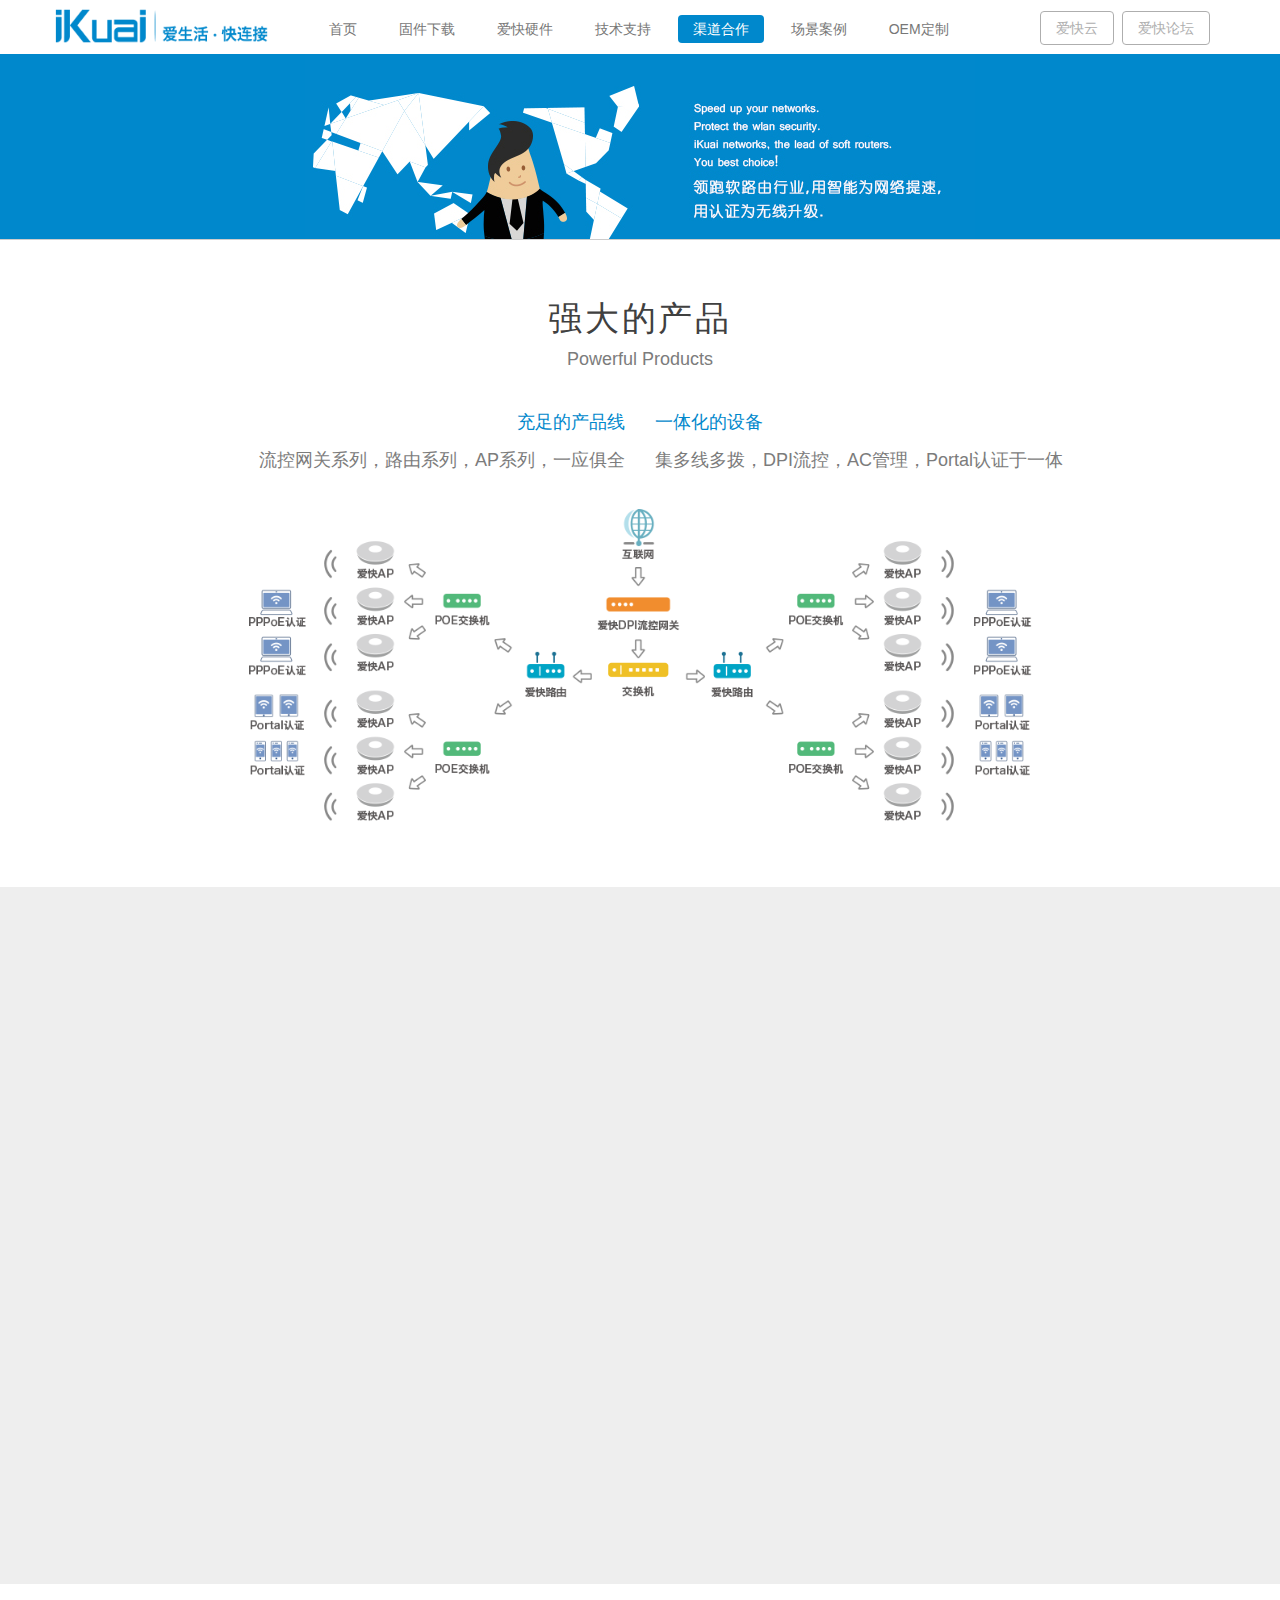
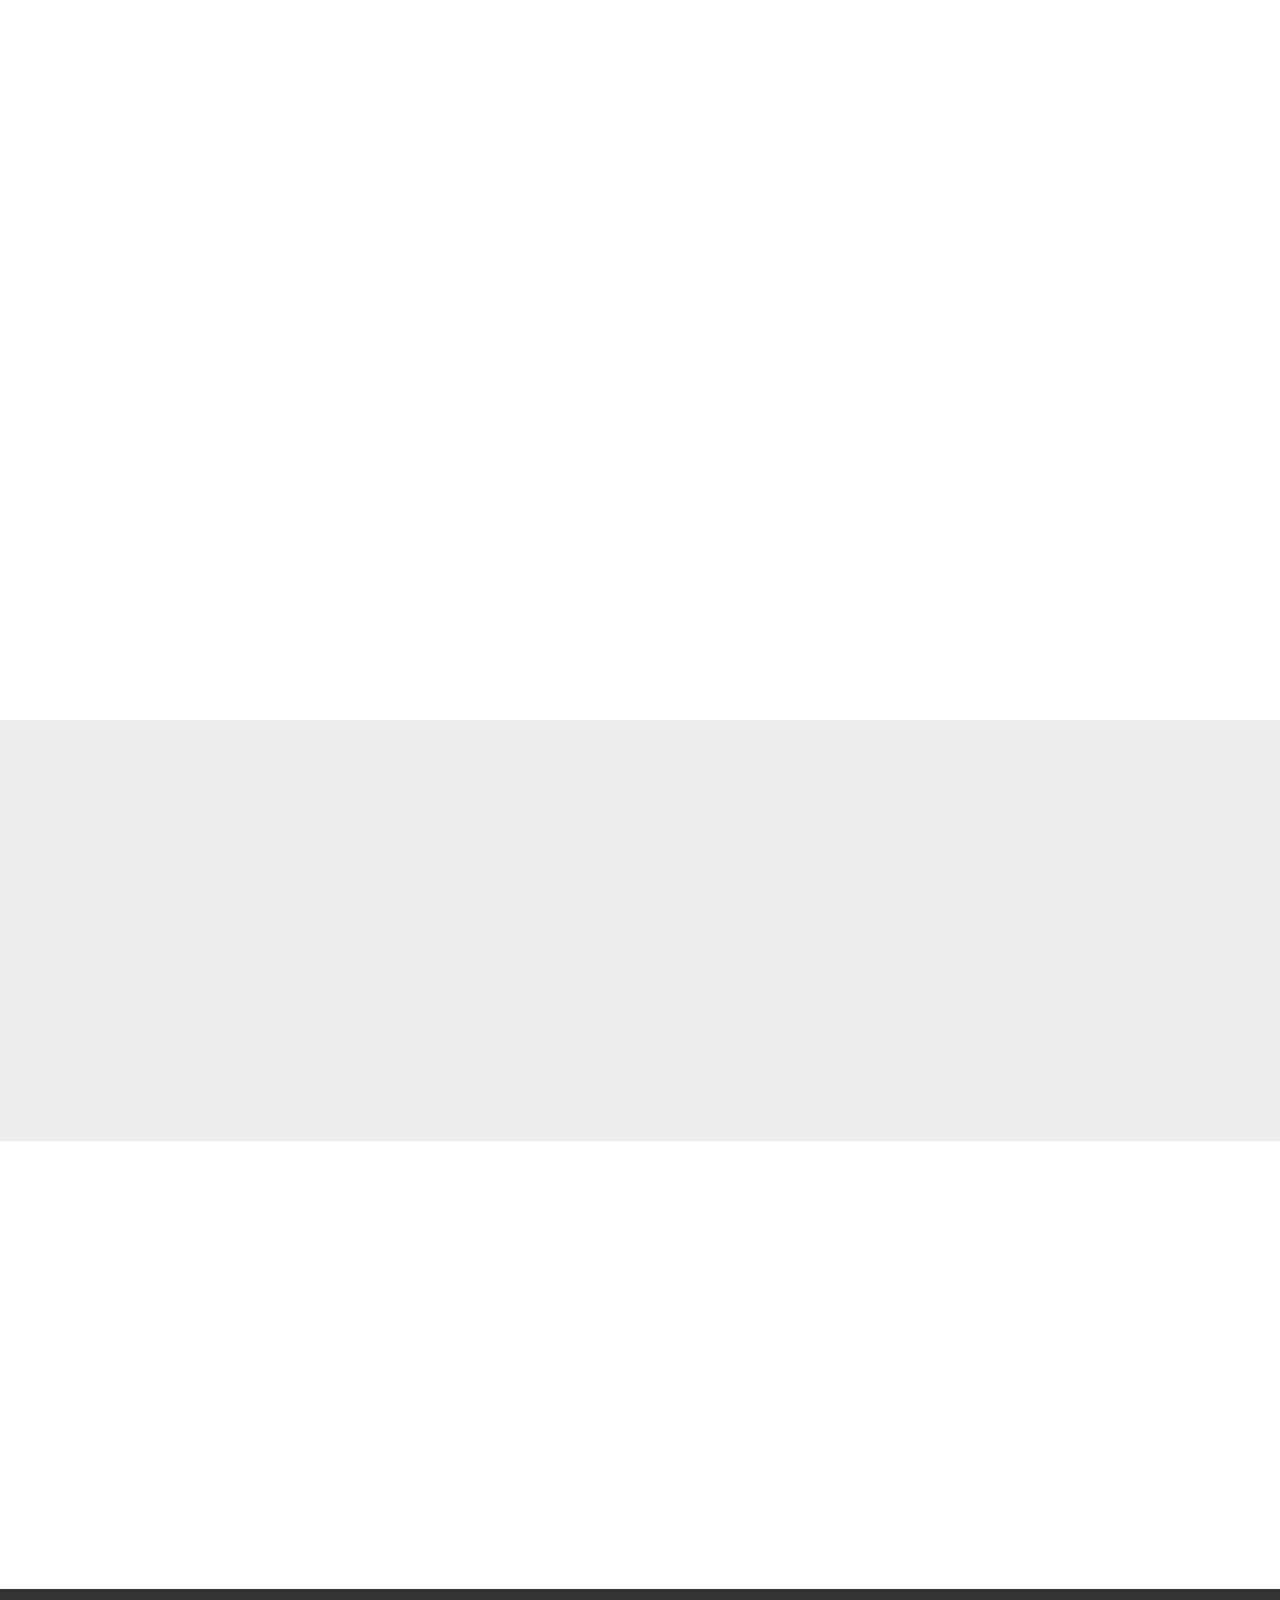
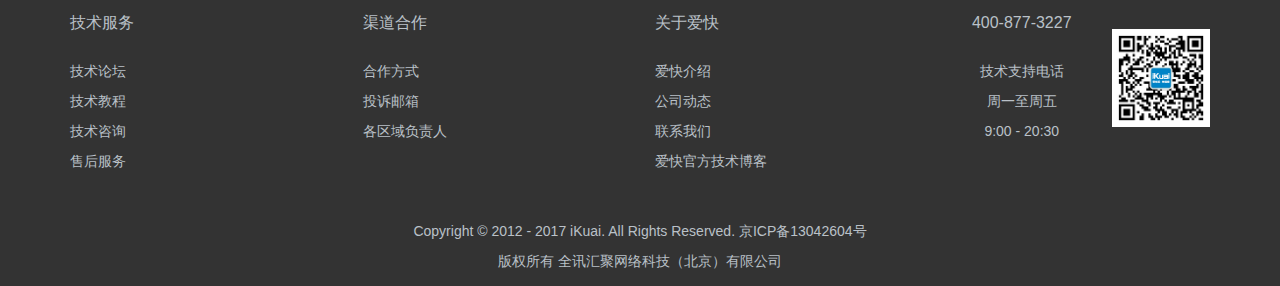
<file: eg5.html>
<!DOCTYPE html>
<html>
<head lang="en">
    <meta charset="UTF-8">
    <title></title>
    <!--让bootstrap兼容最新版本的ie-->
    <meta http-equiv="X-UA-COMPATIBLE" content="IE=edge">
    <!--以移动设备优先  视窗                  宽度=设备宽度        缩放=1           最大缩放=1           禁止用户缩放-->
    <meta name="viewport" content="width=device-width,initial-scale=1,maximum-scale=1,user-scalable=no"/>
    <link rel="stylesheet" href="css/bootstrap.css"/>
    <link rel="stylesheet" href="css/index.css"/>
    <link rel="stylesheet" href="css/header-footer.css"/>
    <link rel="stylesheet" href="css/animate.min.css"/>
    <link rel="stylesheet" href="css/animate.css"/>
</head>
<body>
<section id="header">
    <nav class="navbar navbar-default navbar-fixed-top clearfix">
        <div class="nav-background">
            <div class="container">
                <div class="navbar-header">
                    <button class="navbar-toggle" data-toggle="collapse" data-target=".navbar-collapse">
                        <i class="icon-bar"></i>
                        <i class="icon-bar"></i>
                        <i class="icon-bar"></i>
                    </button>
                </div>
                <img src="img/logo-big.png" alt=""/>
                <div class="collapse navbar-collapse">
                    <ul class="nav nav-total navbar-nav pull-right">
                        <li>
                            <a class="btn btn-success" href="http://yun.ikuai8.com" target="_blank">爱快云</a>
                        </li>
                        <li>
                            <a class="btn" href="http://bbs.ikuai8.com" target="_blank">爱快论坛</a>
                        </li>
                    </ul>
                    <ul class="nav navbar-nav">
                        <li><a href="index.html">首页</a></li>
                        <li><a href="eg2.html">固件下载</a></li>
                        <li><a href="eg3.html">爱快硬件</a></li>
                        <li><a href="eg4.html">技术支持</a></li>
                        <li class="active"><a href="eg5.html">渠道合作</a></li>
                        <li><a href="eg6.html">场景案例</a></li>
                        <li><a href="eg7.html">OEM定制</a></li>
                    </ul>
                </div>
            </div>
        </div>
    </nav>
</section>

<section id="eg5-banner"></section>

<section id="Powerful">
    <div class="container wow bounceInRight">
        <div class="row">
            <div class="col-xs-12 text-center">
                <h3>强大的产品</h3>
                <p>Powerful&nbsp;Products</p>
            </div>
            <div class="col-xs-12 col-sm-6 col-md-6 text-right">
                    <h4>充足的产品线</h4>
                    <p>流控网关系列，路由系列，AP系列，一应俱全</p>
            </div>
            <div class="col-xs-12 col-sm-6 col-md-6 text-left">
                    <h4>一体化的设备</h4>
                    <p>集多线多拨，DPI流控，AC管理，Portal认证于一体</p>
            </div>
            <div class="col-xs-12 text-center img">
                <img src="img/HZS072201A.png" alt=""/>
                <img src="img/HZS072201B.png" alt=""/>
            </div>
            </div>
        </div>
</section>
<section id="prefetct">
    <div class="container wow bounceInUp">
        <div class="row">
            <div class="col-xs-12 text-center">
                    <h3>完善的方案</h3>
                    <p>Perfect&nbsp;Solutions</p>
            </div>
            <div class="col-xs-12 col-sm-6 col-md-8">
                    <img src="img/HZS072202A.png">
            </div>
            <div class="col-xs-12 col-sm-6 col-md-4">
                    <h4>快捷部署</h4>
                    <p>简单的部署，较低的施工成本，收获不简单的上网体验</p>
                    <h4>任意组网</h4>
                    <p>上万家案例，各种场景应用，满足您一切组网需求</p>
            </div>
        </div>
    </div>
</section>
<section  id="Future">
    <div class="container wow bounceInDown">
        <div class="row">
            <div class="col-xs-12 text-center">
                    <h3>广阔的前景</h3>
                    <p>Bright&nbsp;Future</p>
            </div>
            <div class="col-xs-12 clearfix">
                <div class="col-xs-12 col-sm-6 col-md-4">
                        <h4>丰厚的利润</h4>
                        <p>广阔的市场，强大的产品，给您丰厚的利润空间</p>
                        <h4>持续的回报</h4>
                        <p>成熟的大数据、广告营销平台，一次投入持续回报</p>
                    </div>
                </div>
                <img src="img/HZS072202C.png">
            </div>
        </div>
</section>

<section id="Partners">
    <div class="container wow bounceInDown">
        <div class="row">
            <div class="col-xs-12 text-center">
                    <h3>线上合作商</h3>
                    <p>Online&nbsp;Partners</p>
            </div>
        </div>
        <div class="row">
            <div class="col-xs-12 col-sm-4 col-md-3">
                <img src="img/litianweiheng.png" alt=""/>
            </div>
            <div class="col-xs-12 col-sm-4 col-md-3">
                <img src="img/feisuxun.png" alt=""/>
            </div>
            <div class="col-xs-12 col-sm-4 col-md-3">
                <img src="img/gongzhou.png" alt=""/>
            </div>
            <div class="col-xs-12 col-sm-4 col-md-3">
                <img src="img/hnoa.png" alt=""/>
            </div>
        </div>
        <div class="row">
            <div class="col-xs-12 col-sm-4 col-md-3">
                <img src="img/tzb1320.png" alt=""/>
            </div>
            <div class="col-xs-12 col-sm-4 col-md-3">
                <img src="img/zhongliangongkong.png" alt=""/>
            </div>
            <div class="col-xs-12 col-sm-4 col-md-3">
                <img src="img/bridgelogo.png" alt=""/>
            </div>
            <div class="col-xs-12 col-sm-4 col-md-3">
                <img src="img/ncyion.png" alt=""/>
            </div>
        </div>
    </div>
</section>
<section id="Apply">
    <div class="container text-center wow bounceInDown">
        <div class="row">
            <div class="col-xs-12">
                    <h3>申请合作</h3>
                    <p>Apply</p>
            </div>
        </div>
        <div class="grid">
            <form name="">
                    <h4>&nbsp;姓名</h4>
                            <input class="" name="username" type="text" value="">
                            <span>*</span>
                </form>
            <form name="">
                    <h4>&nbsp;电话</h4>
                            <input class="" name="telephone" type="text" value="">
                            <span>*</span>
                </form>
            <form name="">
                    <h4>&nbsp;省份</h4>
                            <input class="" name="username" type="text" value="">
                            <span>*</span>
                </form>
        </div>
        </div>

</section>
<section id="footer">
    <div class="container">
        <div class="row">
            <div class="col-sm-3 col-xs-4">
                <h4>技术服务</h4>
                <a href="">技术论坛</a>
                <br/>
                <a href="eg4.html">技术教程</a>
                <br/>
                <a href="">技术咨询</a>
                <br/>
                <a href="售后服务.html">售后服务</a>
            </div>
            <div class="col-sm-3 col-xs-4">
                <h4>渠道合作</h4>
                <a href="eg5.html">合作方式</a>
                <br/>
                <a href="">投诉邮箱</a>
                <br/>
                <a href="eg5.html">各区域负责人</a>
            </div>
            <div class="col-sm-3 col-xs-4">
                <h4>关于爱快</h4>
                <a href="爱快介绍.html">爱快介绍</a>
                <br/>
                <a href="公司动态.html">公司动态</a>
                <br/>
                <a href="">联系我们</a>
                <br/>
                <a href="">爱快官方技术博客</a>
            </div>
            <div class="col-sm-3 col-xs-12 text-center clearfix">
                <img src="img/qrCode.png" alt=""/>
                <h5>400-877-3227</h5>
                <a>技术支持电话
                    <br/>
                    周一至周五
                    <br/>
                    9:00 - 20:30
                </a>
            </div>
            <p class="col-xs-12 text-center">Copyright © 2012 - 2017 iKuai. All Rights Reserved. 京ICP备13042604号
                <br/>
                版权所有 全讯汇聚网络科技（北京）有限公司</p>
        </div>
    </div>
</section>
<script src="js/jquery-1.11.3.js"></script>
<script src="js/bootstrap.js"></script>
<script src="js/wow.min.js"></script>
<script>
    if (!(/msie [6|7|8|9]/i.test(navigator.userAgent))){
        new WOW().init();
    };
</script>
</body>
</html>
</file>
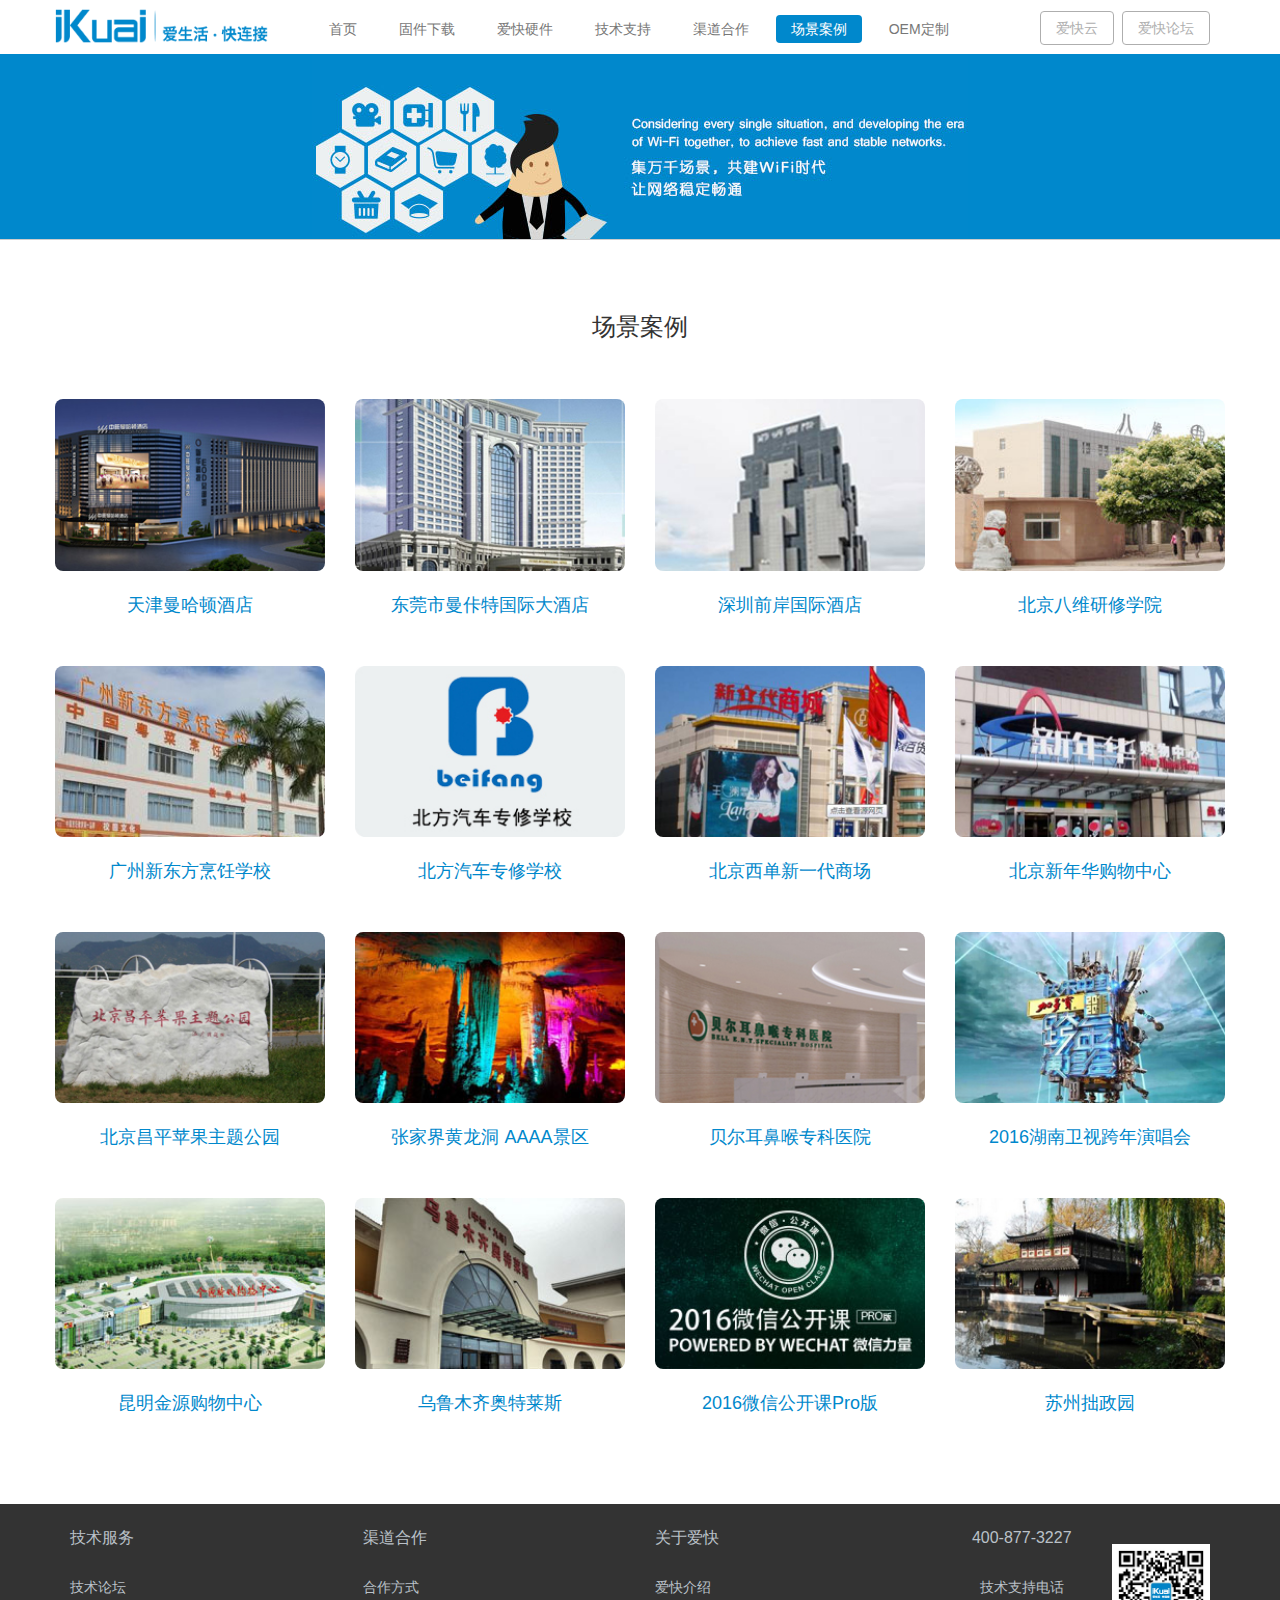
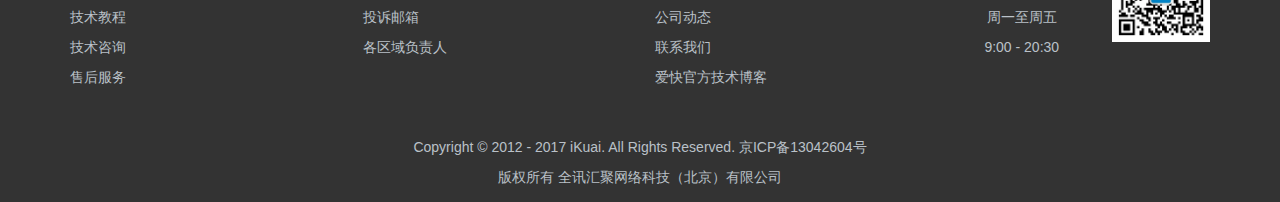
<file: eg6.html>
<!DOCTYPE html>
<html>
<head lang="en">
    <meta charset="UTF-8">
    <title></title>
    <!--让bootstrap兼容最新版本的ie-->
    <meta http-equiv="X-UA-COMPATIBLE" content="IE=edge">
    <!--以移动设备优先  视窗                  宽度=设备宽度        缩放=1           最大缩放=1           禁止用户缩放-->
    <meta name="viewport" content="width=device-width,initial-scale=1,maximum-scale=1,user-scalable=no"/>
    <link rel="stylesheet" href="css/bootstrap.css"/>
    <link rel="stylesheet" href="css/index.css"/>
    <link rel="stylesheet" href="css/header-footer.css"/>
    <link rel="stylesheet" href="css/animate.min.css"/>
    <link rel="stylesheet" href="css/animate.css"/>
</head>
<body>
<section id="header">
    <nav class="navbar navbar-default navbar-fixed-top clearfix">
        <div class="nav-background">
            <div class="container">
                <div class="navbar-header">
                    <button class="navbar-toggle" data-toggle="collapse" data-target=".navbar-collapse">
                        <i class="icon-bar"></i>
                        <i class="icon-bar"></i>
                        <i class="icon-bar"></i>
                    </button>
                </div>
                <img src="img/logo-big.png" alt=""/>
                <div class="collapse navbar-collapse">
                    <ul class="nav nav-total navbar-nav pull-right">
                        <li>
                            <a class="btn btn-success" href="http://yun.ikuai8.com" target="_blank">爱快云</a>
                        </li>
                        <li>
                            <a class="btn" href="http://bbs.ikuai8.com" target="_blank">爱快论坛</a>
                        </li>
                    </ul>
                    <ul class="nav navbar-nav">
                        <li><a href="index.html">首页</a></li>
                        <li><a href="eg2.html">固件下载</a></li>
                        <li><a href="eg3.html">爱快硬件</a></li>
                        <li><a href="eg4.html">技术支持</a></li>
                        <li><a href="eg5.html">渠道合作</a></li>
                        <li class="active"><a href="eg6.html">场景案例</a></li>
                        <li><a href="eg7.html">OEM定制</a></li>
                    </ul>
                </div>
            </div>
        </div>
    </nav>
</section>
<section id="eg6-banner"></section>
<section id="example">
    <div class="container wow bounceInRight">
        <div class="row">
            <div class="col-xs-12 text-center">
                <h3>场景案例</h3>
            </div>
            <div class="row">
            <div class="col-xs-12 col-sm-3 col-md-3 text-center">
                <div class="img">
                <img src="img/example-1-001.jpg" alt=""/>
                    <p>四星级集客房、餐饮、多功能宴会厅、会议中心、商务中心、娱乐、健身房等服务设施为一体的豪华商务型酒店。</p>
                </div>
                <h4>天津曼哈顿酒店</h4>
            </div>
            <div class="col-xs-12 col-sm-3 col-md-3 text-center">
                <div class="img">
                    <img src="img/example-1-002.jpg" alt=""/>
                    <p>五星级商务酒店，楼层达26层，高99米，为区域最高建筑。</p>
                </div>
                <h4>东莞市曼佧特国际大酒店</h4>
            </div>
            <div class="col-xs-12 col-sm-3 col-md-3 text-center">
                <div class="img">
                    <img src="img/example-1-003.jpg" alt=""/>
                    <p>集餐饮、会议、住房、水疗、康体于一体，是一座极具先锋艺术代表的地标性建筑。</p>
                </div>
                <h4>深圳前岸国际酒店</h4>
            </div>
            <div class="col-xs-12 col-sm-3 col-md-3 text-center">
                <div class="img">
                    <img src="img/example-2-001.jpg" alt=""/>
                    <p>现拥有PC机万余台，是经北京市教委批准的全日制现代职业教育高等院校。</p>
                    </div>
                <h4>北京八维研修学院</h4>
            </div>
            </div>
            <div class="row">
            <div class="col-xs-12 col-sm-3 col-md-3 text-center">
                <div class="img">
                    <img src="img/example-2-002.jpg" alt=""/>
                    <p>中国粤菜烹饪教育第一品牌，是广东省目前规模最大、最专业的烹饪技能培训学校。</p>
                </div>
                <h4>广州新东方烹饪学校</h4>
            </div>
            <div class="col-xs-12 col-sm-3 col-md-3 text-center">
                <div class="img">
                    <img src="img/example-2-003.jpg" alt=""/>
                    <p>在石家庄、广州、郑州、沈阳、济南、西安、成都、苏州等地开设了8所同等规模的分校，是一所系统化培训汽车人才的独立专业职业学校。</p>
                </div>
                <h4>北方汽车专修学校</h4>
            </div>
            <div class="col-xs-12 col-sm-3 col-md-3 text-center">
                <div class="img">
                    <img src="img/example-3-001.jpg" alt=""/>
                    <p>一家集小商品销售、餐饮、休闲、娱乐等功能于一体的综合性特色商品市场。</p>
                </div>
                <h4>北京西单新一代商场</h4>
            </div>
            <div class="col-xs-12 col-sm-3 col-md-3 text-center">
                <div class="img">
                    <img src="img/example-3-002.jpg" alt=""/>
                    <p>七个经营楼层的精品时尚购物中心。</p>
                </div>
                <h4>北京新年华购物中心</h4>
            </div>

            </div>
                <div class="row">
            <div class="col-xs-12 col-sm-3 col-md-3 text-center">
                <div class="img">
                    <img src="img/example-4-002.jpg" alt=""/>
                    <p>园区占地800余亩，是北京最大规模的苹果主题公园。</p>
                </div>
                <h4>北京昌平苹果主题公园</h4>
            </div>
            <div class="col-xs-12 col-sm-3 col-md-3 text-center">
                <div class="img">
                    <img src="img/example-4-003.jpg" alt=""/>
                    <p>黄龙洞地处核心景区，属典型的喀斯特岩溶地貌，张家界旅游精品线之一，享有绝世奇观之美誉。</p>
                </div>
                <h4>张家界黄龙洞 AAAA景区</h4>
            </div>
            <div class="col-xs-12 col-sm-3 col-md-3 text-center">
                <div class="img">
                    <img src="img/example-5-001.jpg" alt=""/>
                    <p>贝尔耳鼻咽喉专科医院是一所由浏阳市卫生局审核批准的一所湖南省特色耳鼻咽喉专科医院。</p>
                </div>
                <h4>贝尔耳鼻喉专科医院</h4>
            </div>
            <div class="col-xs-12 col-sm-3 col-md-3 text-center">
            <div class="img">
                <img src="img/example-6-002.jpg" alt=""/>
                <p>湖南卫视主办，现场人数约18000人。地点：国家体育馆</p>
            </div>
            <h4>2016湖南卫视跨年演唱会</h4>
        </div>

                </div>
                    <div class="row">
            <div class="col-xs-12 col-sm-3 col-md-3 text-center">
                <div class="img">
                    <img src="img/example-3-004.jpg" alt=""/>
                    <p>总建筑面积53.5万平方，是西南地区单体面积最大的购物中心。</p>
                </div>
                <h4>昆明金源购物中心</h4>
            </div>
            <div class="col-xs-12 col-sm-3 col-md-3 text-center">
                <div class="img">
                    <img src="img/example-3-005.jpg" alt=""/>
                    <p>占地面积5.4万平方米，打造购物、餐饮、娱乐为一体的综合性商业。</p>
                </div>
                <h4>乌鲁木齐奥特莱斯</h4>
            </div>
            <div class="col-xs-12 col-sm-3 col-md-3 text-center">
                <div class="img">
                    <img src="img/example-6-001.jpg" alt=""/>
                    <p>地点：广州保利世贸博览馆（安全支付场馆）</p>
                </div>
                <h4>2016微信公开课Pro版</h4>
            </div>
            <div class="col-xs-12 col-sm-3 col-md-3 text-center">
                <div class="img">
                    <img src="img/example-4-001.jpg" alt=""/>
                    <p>占地78亩（约合5.2公顷）。全园以水为中心，山水萦绕，厅榭精美，花木繁茂，具有浓郁的江南汉族水乡特色。</p>
                </div>
                <h4>苏州拙政园</h4>
            </div>
        </div>
    </div>
        </div>
</section>


<section id="footer">
    <div class="container">
        <div class="row">
            <div class="col-sm-3 col-xs-4">
                <h4>技术服务</h4>
                <a href="">技术论坛</a>
                <br/>
                <a href="eg4.html">技术教程</a>
                <br/>
                <a href="">技术咨询</a>
                <br/>
                <a href="售后服务.html">售后服务</a>
            </div>
            <div class="col-sm-3 col-xs-4">
                <h4>渠道合作</h4>
                <a href="eg5.html">合作方式</a>
                <br/>
                <a href="">投诉邮箱</a>
                <br/>
                <a href="eg5.html">各区域负责人</a>
            </div>
            <div class="col-sm-3 col-xs-4">
                <h4>关于爱快</h4>
                <a href="爱快介绍.html">爱快介绍</a>
                <br/>
                <a href="公司动态.html">公司动态</a>
                <br/>
                <a href="">联系我们</a>
                <br/>
                <a href="">爱快官方技术博客</a>
            </div>
            <div class="col-sm-3 col-xs-12 text-center clearfix">
                <img src="img/qrCode.png" alt=""/>
                <h5>400-877-3227</h5>
                <a>技术支持电话
                    <br/>
                    周一至周五
                    <br/>
                    9:00 - 20:30
                </a>
            </div>
            <p class="col-xs-12 text-center">Copyright © 2012 - 2017 iKuai. All Rights Reserved. 京ICP备13042604号
                <br/>
                版权所有 全讯汇聚网络科技（北京）有限公司</p>
        </div>
    </div>
</section>
<script src="js/jquery-1.11.3.js"></script>
<script src="js/bootstrap.js"></script>
<script src="js/wow.min.js"></script>
<script>
    if (!(/msie [6|7|8|9]/i.test(navigator.userAgent))){
        new WOW().init();
    };
</script>
</body>
</html>
</file>
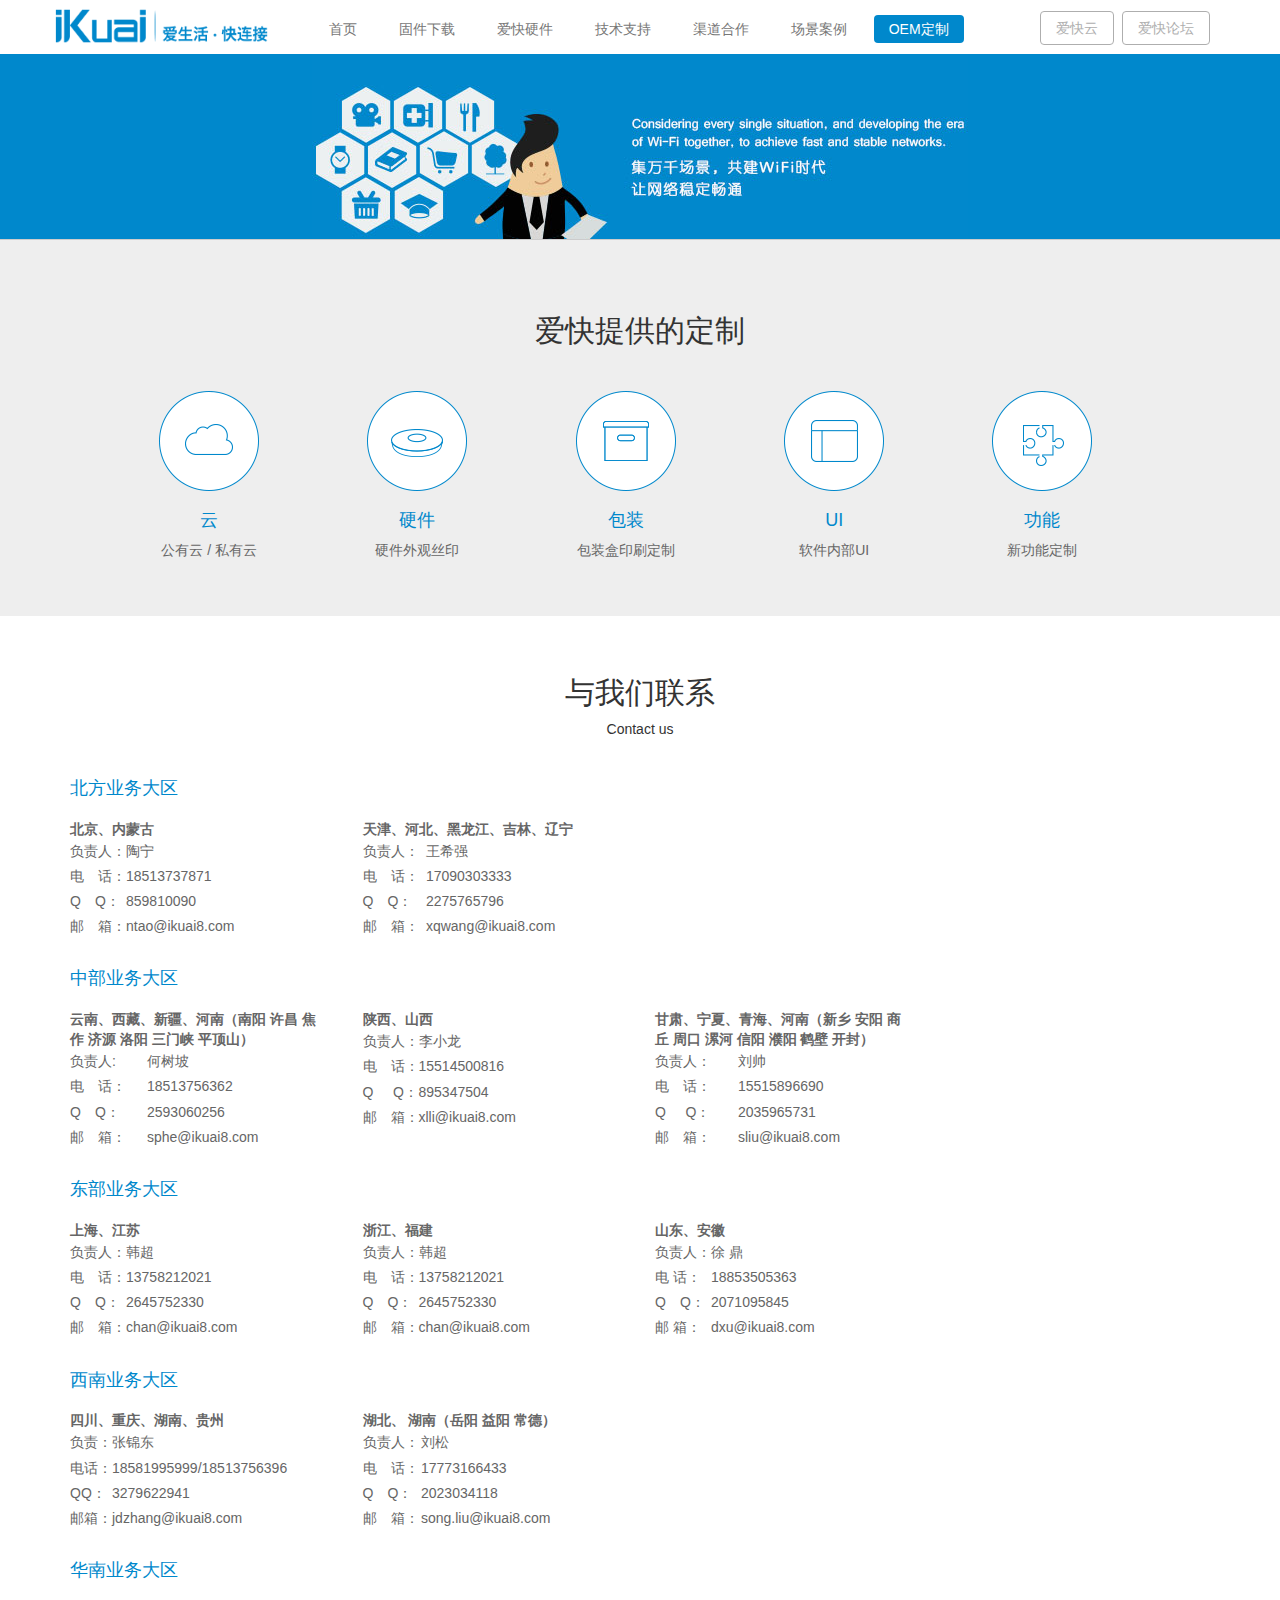
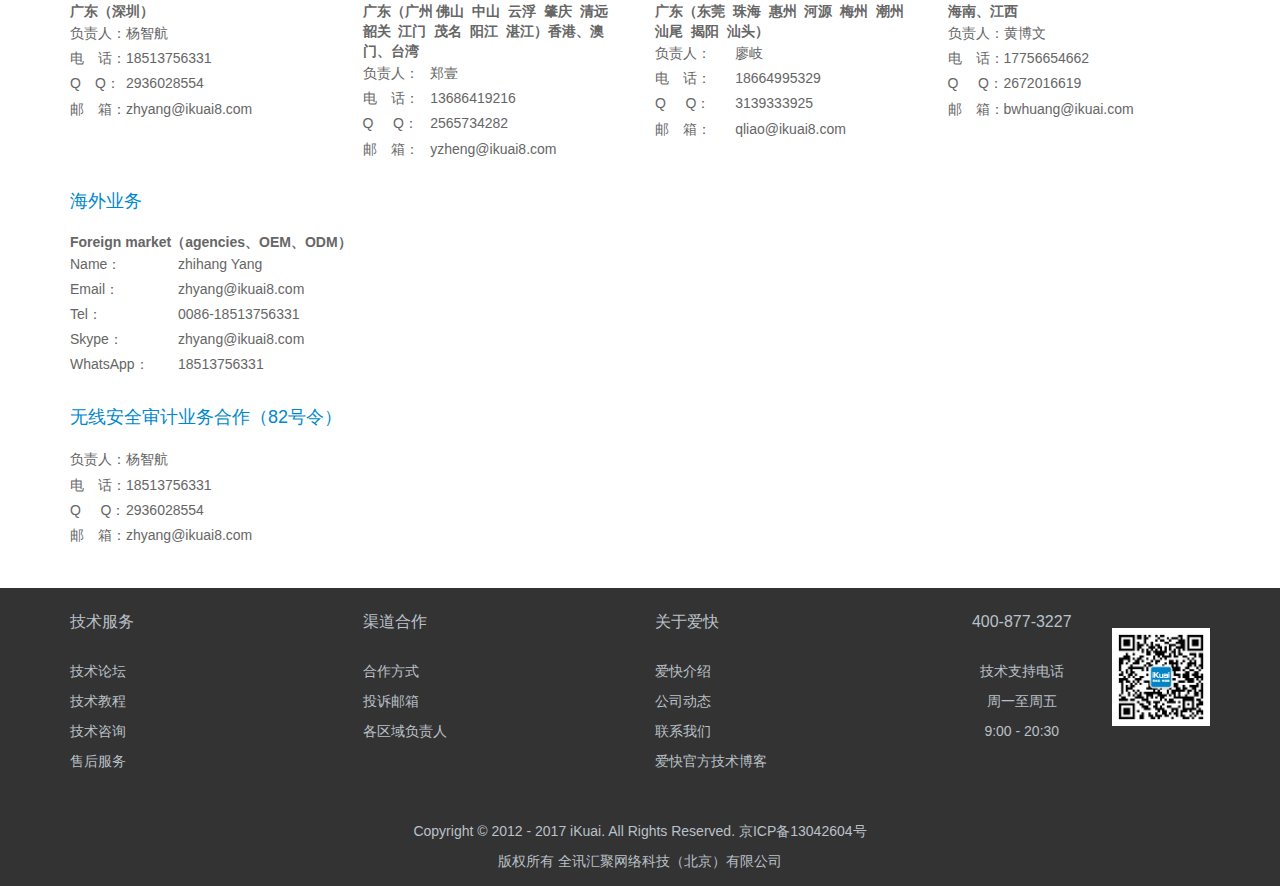
<file: eg7.html>
<!DOCTYPE html>
<html>
<head lang="en">
    <meta charset="UTF-8">
    <title></title>
    <!--让bootstrap兼容最新版本的ie-->
    <meta http-equiv="X-UA-COMPATIBLE" content="IE=edge">
    <!--以移动设备优先  视窗                  宽度=设备宽度        缩放=1           最大缩放=1           禁止用户缩放-->
    <meta name="viewport" content="width=device-width,initial-scale=1,maximum-scale=1,user-scalable=no"/>
    <link rel="stylesheet" href="css/bootstrap.css"/>
    <link rel="stylesheet" href="css/index.css"/>
    <link rel="stylesheet" href="css/header-footer.css"/>
    <link rel="stylesheet" href="css/animate.min.css"/>
    <link rel="stylesheet" href="css/animate.css"/>
</head>
<body>
<section id="header">
    <nav class="navbar navbar-default navbar-fixed-top clearfix">
        <div class="nav-background">
            <div class="container">
                <div class="navbar-header">
                    <button class="navbar-toggle" data-toggle="collapse" data-target=".navbar-collapse">
                        <i class="icon-bar"></i>
                        <i class="icon-bar"></i>
                        <i class="icon-bar"></i>
                    </button>
                </div>
                <img src="img/logo-big.png" alt=""/>
                <div class="collapse navbar-collapse">
                    <ul class="nav nav-total navbar-nav pull-right">
                        <li>
                            <a class="btn btn-success" href="http://yun.ikuai8.com" target="_blank">爱快云</a>
                        </li>
                        <li>
                            <a class="btn" href="http://bbs.ikuai8.com" target="_blank">爱快论坛</a>
                        </li>
                    </ul>
                    <ul class="nav navbar-nav">
                        <li><a href="index.html">首页</a></li>
                        <li><a href="eg2.html">固件下载</a></li>
                        <li><a href="eg3.html">爱快硬件</a></li>
                        <li><a href="eg4.html">技术支持</a></li>
                        <li><a href="eg5.html">渠道合作</a></li>
                        <li><a href="eg6.html">场景案例</a></li>
                        <li class="active"><a href="eg7.html">OEM定制</a></li>
                    </ul>
                </div>
            </div>
        </div>
    </nav>
</section>
<section id="eg7-banner"></section>
<section id="suppert">
    <div class="container wow bounceInRight">
        <div class="row">
            <div class="col-xs-12 text-center">
                <h2>爱快提供的定制</h2>
            </div>
            <ul class="text-center" type="none">
                <li class="col-xs-12 col-sm-2">
                        <img src="img/customize01.png">
                        <h3>云</h3>
                        <p>公有云 / 私有云</p>
                </li>
                <li class="col-xs-12 col-sm-2">
                        <img src="img/customize02.png">
                        <h3>硬件</h3>
                        <p>硬件外观丝印</p>
                </li>
                <li class="col-xs-12 col-sm-2">
                        <img src="img/customize03.png">
                        <h3>包装</h3>
                        <p>包装盒印刷定制</p>
                </li>
                <li class="col-xs-12 col-sm-2">
                        <img src="img/customize04.png">
                        <h3>UI</h3>
                        <p>软件内部UI</p>
                </li>
                <li class="col-xs-12 col-sm-2">
                        <img src="img/customize05.png">
                        <h3>功能</h3>
                        <p>新功能定制</p>
                </li>
            </ul>
        </div>
    </div>
</section>

<section id="contact">
    <div class="container wow bounceInDown">
        <div class="row">
            <div class="col-xs-12 text-center">
                    <h2>与我们联系</h2>
                    <p>Contact&nbsp;us</p>
            </div>
            ﻿<div class="col-xs-12">
            <h4>北方业务大区</h4>
            </div>
            <div class="col-xs-12 col-sm-4 col-md-3">
                <div class="contact_tit">
                    <table class="fc">
                        <tbody><tr>
                            <th colspan="2"><strong><i>北京、</i><i>内蒙古</i></strong></th>
                        </tr>
                        <tr>
                            <td>负责人：</td>
                            <td>陶宁</td>
                        </tr>
                        <tr>
                            <td class="tr">电　话：</td>
                            <td>18513737871</td>
                        </tr>
                        <tr>
                            <td><span>Q</span>　Q：</td>
                            <td>859810090</td>
                        </tr>
                        <tr>
                            <td>邮　箱：</td>
                            <td>ntao@ikuai8.com</td>
                        </tr>
                        </tbody></table>
                </div>
            </div>


            <div class="col-xs-12 col-sm-4 col-md-3">
                <div class="contact_tit">
                    <table class="fc">
                        <tbody><tr>
                            <th colspan="2"><strong><i>天津、</i><i>河北、</i><i>黑龙江、</i><i>吉林、</i><i>辽宁</i></strong></th>
                        </tr>
                        <tr>
                            <td>负责人：</td>
                            <td>王希强</td>
                        </tr>
                        <tr>
                            <td>电　话：</td>
                            <td>17090303333</td>
                        </tr>
                        <tr>
                            <td><span>Q</span>　Q：</td>
                            <td>2275765796</td>
                        </tr>
                        <tr>
                            <td>邮　箱：</td>
                            <td>xqwang@ikuai8.com</td>
                        </tr>
                        </tbody></table>
                </div>
            </div>


            <div class="col-xs-12"><h4>中部业务大区</h4></div>
            <div class="col-xs-12 col-sm-4 col-md-3">
                <div class="contact_tit">
                    <table class="fc">
                        <tbody><tr>
                            <th colspan="2"><strong><i>云南、</i><i>西藏、</i><i>新疆、</i><i>河南（</i><i>南阳&nbsp;</i><i>许昌&nbsp;</i><i>焦作&nbsp;</i><i>济源&nbsp;</i><i>洛阳&nbsp;</i><i>三门峡&nbsp;</i><i>平顶山）</i></strong></th>
                        </tr>
                        <tr>
                            <td>负责人:</td>
                            <td>何树坡</td>
                        </tr>
                        <tr>
                            <td>电　话：</td>
                            <td>18513756362</td>
                        </tr>
                        <tr>
                            <td><span>Q</span>　Q：</td>
                            <td>2593060256</td>
                        </tr>
                        <tr>
                            <td>邮　箱：</td>
                            <td>sphe@ikuai8.com  </td>
                        </tr>
                        </tbody></table>
                </div>
            </div>

            <div class="col-xs-12 col-sm-4 col-md-3">
                <div class="contact_tit">
                    <table class="fc">
                        <tbody><tr>
                            <th colspan="2"><strong><i>陕西、</i><i>山西</i></strong></th>
                        </tr>
                        <tr>
                            <td>负责人：</td>
                            <td>李小龙</td>
                        </tr>
                        <tr>
                            <td>电　话：</td>
                            <td>15514500816</td>
                        </tr>
                        <tr>
                            <td><span style=" letter-spacing: 0.4em;">Q</span>　Q：</td>
                            <td>895347504</td>
                        </tr>
                        <tr>
                            <td>邮　箱：</td>
                            <td>xlli@ikuai8.com </td>
                        </tr>
                        </tbody></table>
                </div>
            </div>

            <div class="col-xs-12 col-sm-4 col-md-3">
                <div class="contact_tit">
                    <table class="fc">
                        <tbody><tr>
                            <th colspan="2"><strong><i>甘肃、</i><i>宁夏、</i><i>青海、</i><i>河南（</i><i>新乡&nbsp;</i><i>安阳&nbsp;</i><i>商丘&nbsp;</i><i>周口&nbsp;</i><i>漯河&nbsp;</i><i>信阳&nbsp;</i><i>濮阳&nbsp;</i><i>鹤壁&nbsp;</i><i>开封）</i></strong></th>
                        </tr>
                        <tr>
                            <td>负责人：</td>
                            <td>刘帅</td>
                        </tr>
                        <tr>
                            <td>电　话：</td>
                            <td>15515896690</td>
                        </tr>
                        <tr>
                            <td><span style=" letter-spacing: 0.4em;">Q</span>　Q：</td>
                            <td>2035965731</td>
                        </tr>
                        <tr>
                            <td>邮　箱：</td>
                            <td>sliu@ikuai8.com</td>
                        </tr>
                        </tbody></table>
                </div>
            </div>

            <div class="col-xs-12"><h4>东部业务大区</h4></div>


            <div class="col-xs-12 col-sm-4 col-md-3">
                <div class="contact_tit">
                    <table class="fc">
                        <tbody><tr>
                            <th colspan="2"><strong><i>上海、</i><i>江苏</i></strong></th>
                        </tr>
                        <tr>
                            <td>负责人：</td>
                            <td>韩超</td>
                        </tr>
                        <tr>
                            <td>电　话：</td>
                            <td>13758212021&nbsp;</td>
                        </tr>
                        <tr>
                            <td><span>Q</span>　Q：</td>
                            <td>2645752330</td>
                        </tr>
                        <tr>
                            <td>邮　箱：</td>
                            <td>chan@ikuai8.com</td>
                        </tr>
                        </tbody>
                    </table>
                </div>
            </div>

            <div class="col-xs-12 col-sm-4 col-md-3">
                <div class="contact_tit">
                    <table class="fc">
                        <tbody><tr>
                            <th colspan="2"><strong><i>浙江、</i><i>福建</i></strong></th>
                        </tr>
                        <tr>
                            <td>负责人：</td>
                            <td>韩超</td>
                        </tr>
                        <tr>
                            <td>电　话：</td>
                            <td>13758212021&nbsp;</td>
                        </tr>
                        <tr>
                            <td><span>Q</span>　Q：</td>
                            <td>2645752330</td>
                        </tr>
                        <tr>
                            <td>邮　箱：</td>
                            <td>chan@ikuai8.com</td>
                        </tr>
                        </tbody></table>
                </div>
            </div>

            <div class="col-xs-12 col-sm-4 col-md-3">
                <div class="contact_tit">
                    <table class="fc">
                        <tbody><tr>
                            <th colspan="2"><strong><i>山东、</i><i>安徽</i></strong></th>
                        </tr>
                        <tr>
                            <td>负责人：</td>
                            <td>徐 鼎</td>
                        </tr>
                        <tr>
                            <td>电 话：</td>
                            <td>18853505363</td>
                        </tr>
                        <tr>
                            <td><span>Q</span>　Q：</td>
                            <td>2071095845</td>
                        </tr>
                        <tr>
                            <td>邮 箱：</td>
                            <td>dxu@ikuai8.com</td>
                        </tr>
                        </tbody></table>
                </div>
            </div>



            <div class="col-xs-12"><h4>西南业务大区</h4></div>

            <div class="col-xs-12 col-sm-4 col-md-3">
                <div class="contact_tit">
                    <table class="fc">
                        <tbody>
                        <tr>
                            <th colspan="2"><strong><i>四川、</i><i>重庆、</i><i>湖南、</i><i>贵州</i></strong></th>
                        </tr>
                        <tr>
                            <td>负责：</td>
                            <td>张锦东</td>
                        </tr>
                        <tr>
                            <td>电话：</td>
                            <td>18581995999/18513756396</td>
                        </tr>
                        <tr>
                            <td>QQ：</td>
                            <td>3279622941</td>
                        </tr>
                        <tr>
                            <td>邮箱：</td>
                            <td>jdzhang@ikuai8.com</td>
                        </tr>
                        </tbody>
                    </table>
                </div>
            </div>

            <div class="col-xs-12 col-sm-4 col-md-3">
                <div class="contact_tit">
                    <table class="fc">
                        <tbody><tr>
                            <th colspan="2"> <strong><i>湖北、</i></strong><i> <strong><i>湖南（</i><i>岳阳&nbsp;</i><i>益阳&nbsp;</i><i>常德）</i></strong> </i></th>
                        </tr>
                        <tr>
                            <td>负责人：</td>
                            <td>刘松</td>
                        </tr>
                        <tr>
                            <td>电　话：</td>
                            <td>17773166433</td>
                        </tr>
                        <tr>
                            <td><span>Q</span>　Q：</td>
                            <td>2023034118</td>
                        </tr>
                        <tr>
                            <td>邮　箱：</td>
                            <td>song.liu@ikuai8.com</td>
                        </tr>
                        </tbody></table>
                </div>
            </div>

            <div class="col-xs-12"><h4>华南业务大区</h4></div>

            <div class="col-xs-12 col-sm-4 col-md-3">
                <div class="contact_tit">
                    <table class="fc">
                        <tbody><tr>
                            <th colspan="2"><strong><i>广东（</i><i>深圳）</i></strong></th>
                        </tr>
                        <tr>
                            <td>负责人：</td>
                            <td>杨智航</td>
                        </tr>
                        <tr>
                            <td>电　话：</td>
                            <td>18513756331</td>
                        </tr>
                        <tr>
                            <td><span>Q</span>　Q：</td>
                            <td>2936028554</td>
                        </tr>
                        <tr>
                            <td>邮　箱：</td>
                            <td>zhyang@ikuai8.com</td>
                        </tr>
                        </tbody></table>
                </div>
            </div>

            <div class="col-xs-12 col-sm-4 col-md-3">
                <div class="contact_tit">
                    <table class="fc">
                        <tbody><tr>
                            <th colspan="2"><strong><i>广东（</i><i>广州&nbsp;</i><i>佛山&nbsp; </i><i>中山&nbsp; </i><i>云浮&nbsp; </i><i>肇庆&nbsp; </i><i>清远&nbsp; </i><i>韶关&nbsp; </i><i>江门&nbsp; </i><i>茂名&nbsp; </i><i>阳江&nbsp; </i><i> 湛江）</i><i>香港、</i><i>澳门、</i><i>台湾</i></strong></th>
                        </tr>
                        <tr>
                            <td>负责人：</td>
                            <td>郑壹</td>
                        </tr>
                        <tr>
                            <td>电　话：</td>
                            <td>13686419216</td>
                        </tr>
                        <tr>
                            <td><span style=" letter-spacing: 0.4em;">Q</span>　Q：</td>
                            <td>2565734282 </td>
                        </tr>
                        <tr>
                            <td>邮　箱：</td>
                            <td>yzheng@ikuai8.com </td>
                        </tr>
                        </tbody></table>
                </div>
            </div>

            <div class="col-xs-12 col-sm-4 col-md-3">
                <div class="contact_tit">
                    <table class="fc">
                        <tbody><tr>
                            <th colspan="2"><strong><i>广东（</i><i>东莞&nbsp; </i><i>珠海&nbsp; </i><i>惠州&nbsp; </i><i>河源&nbsp; </i><i>梅州&nbsp; </i><i>潮州&nbsp; </i><i>汕尾&nbsp; </i><i>揭阳&nbsp; </i><i>汕头）</i></strong></th>
                        </tr>
                        <tr>
                            <td>负责人：</td>
                            <td>廖岐</td>
                        </tr>
                        <tr>
                            <td>电　话：</td>
                            <td>18664995329</td>
                        </tr>
                        <tr>
                            <td><span style=" letter-spacing: 0.4em;">Q</span>　Q：</td>
                            <td>3139333925</td>
                        </tr>
                        <tr>
                            <td>邮　箱：</td>
                            <td>qliao@ikuai8.com </td>
                        </tr>
                        </tbody></table>
                </div>
            </div>

            <div class="col-xs-12 col-sm-4 col-md-3">
                <div class="contact_tit">
                    <table class="fc">
                        <tbody><tr>
                            <th colspan="2"><strong><i>海南、</i><i>江西</i></strong></th>
                        </tr>
                        <tr>
                            <td>负责人：</td>
                            <td>黄博文</td>
                        </tr>
                        <tr>
                            <td>电　话：</td>
                            <td>17756654662</td>
                        </tr>
                        <tr>
                            <td><span style=" letter-spacing: 0.4em;">Q</span>　Q：</td>
                            <td>2672016619</td>
                        </tr>
                        <tr>
                            <td>邮　箱：</td>
                            <td>bwhuang@ikuai.com</td>
                        </tr>
                        </tbody></table>
                </div>
            </div>
            <div class="col-xs-12"><h4>海外业务</h4></div>

            <div class="col-xs-12 col-sm-4 col-md-4">
                <div class="contact_tit">
                    <table class="fc" style="margin-left:0;">
                        <tbody><tr>
                            <th colspan="2"><strong><i>Foreign market（</i><i>agencies、OEM、ODM）</i></strong></th>
                        </tr>
                        <tr>
                            <td>Name：</td>
                            <td>zhihang  Yang</td>
                        </tr>
                        <tr>
                            <td>Email：</td>
                            <td>zhyang@ikuai8.com</td>
                        </tr>
                        <tr>
                            <td>Tel：</td>
                            <td>0086-18513756331</td>
                        </tr>

                        <tr>
                            <td>Skype：</td>
                            <td>zhyang@ikuai8.com</td>
                        </tr>
                        <tr>
                            <td>WhatsApp：</td>
                            <td>18513756331</td>
                        </tr>
                        </tbody></table>
                </div>
            </div>



            <div class="col-xs-12"><h4>无线安全审计业务合作（82号令）</h4></div>

            <div class="col-xs-12 col-sm-4 col-md-3">
                <div class="contact_tit">
                    <table class="fc">
                        <tbody><tr>
                            <td>负责人：</td>
                            <td>杨智航</td>
                        </tr>
                        <tr>
                            <td>电　话：</td>
                            <td>18513756331</td>
                        </tr>
                        <tr>
                            <td><span style=" letter-spacing: 0.4em;">Q</span>　Q：</td>
                            <td>2936028554</td>
                        </tr>
                        <tr>
                            <td>邮　箱：</td>
                            <td>zhyang@ikuai8.com</td>
                        </tr>
                        </tbody></table>
                </div>
            </div>
        </div>
    </div>
</section>
<section id="footer">
    <div class="container">
        <div class="row">
            <div class="col-sm-3 col-xs-4">
                <h4>技术服务</h4>
                <a href="">技术论坛</a>
                <br/>
                <a href="eg4.html">技术教程</a>
                <br/>
                <a href="">技术咨询</a>
                <br/>
                <a href="售后服务.html">售后服务</a>
            </div>
            <div class="col-sm-3 col-xs-4">
                <h4>渠道合作</h4>
                <a href="eg5.html">合作方式</a>
                <br/>
                <a href="">投诉邮箱</a>
                <br/>
                <a href="eg5.html">各区域负责人</a>
            </div>
            <div class="col-sm-3 col-xs-4">
                <h4>关于爱快</h4>
                <a href="爱快介绍.html">爱快介绍</a>
                <br/>
                <a href="公司动态.html">公司动态</a>
                <br/>
                <a href="">联系我们</a>
                <br/>
                <a href="">爱快官方技术博客</a>
            </div>
            <div class="col-sm-3 col-xs-12 text-center clearfix">
                <img src="img/qrCode.png" alt=""/>
                <h5>400-877-3227</h5>
                <a>技术支持电话
                    <br/>
                    周一至周五
                    <br/>
                    9:00 - 20:30
                </a>
            </div>
            <p class="col-xs-12 text-center">Copyright © 2012 - 2017 iKuai. All Rights Reserved. 京ICP备13042604号
                <br/>
                版权所有 全讯汇聚网络科技（北京）有限公司</p>
        </div>
    </div>
</section>
<script src="js/jquery-1.11.3.js"></script>
<script src="js/bootstrap.js"></script>
<script src="js/wow.min.js"></script>
<script>
    if (!(/msie [6|7|8|9]/i.test(navigator.userAgent))){
        new WOW().init();
    };
</script>
</body>
</html>
</file>
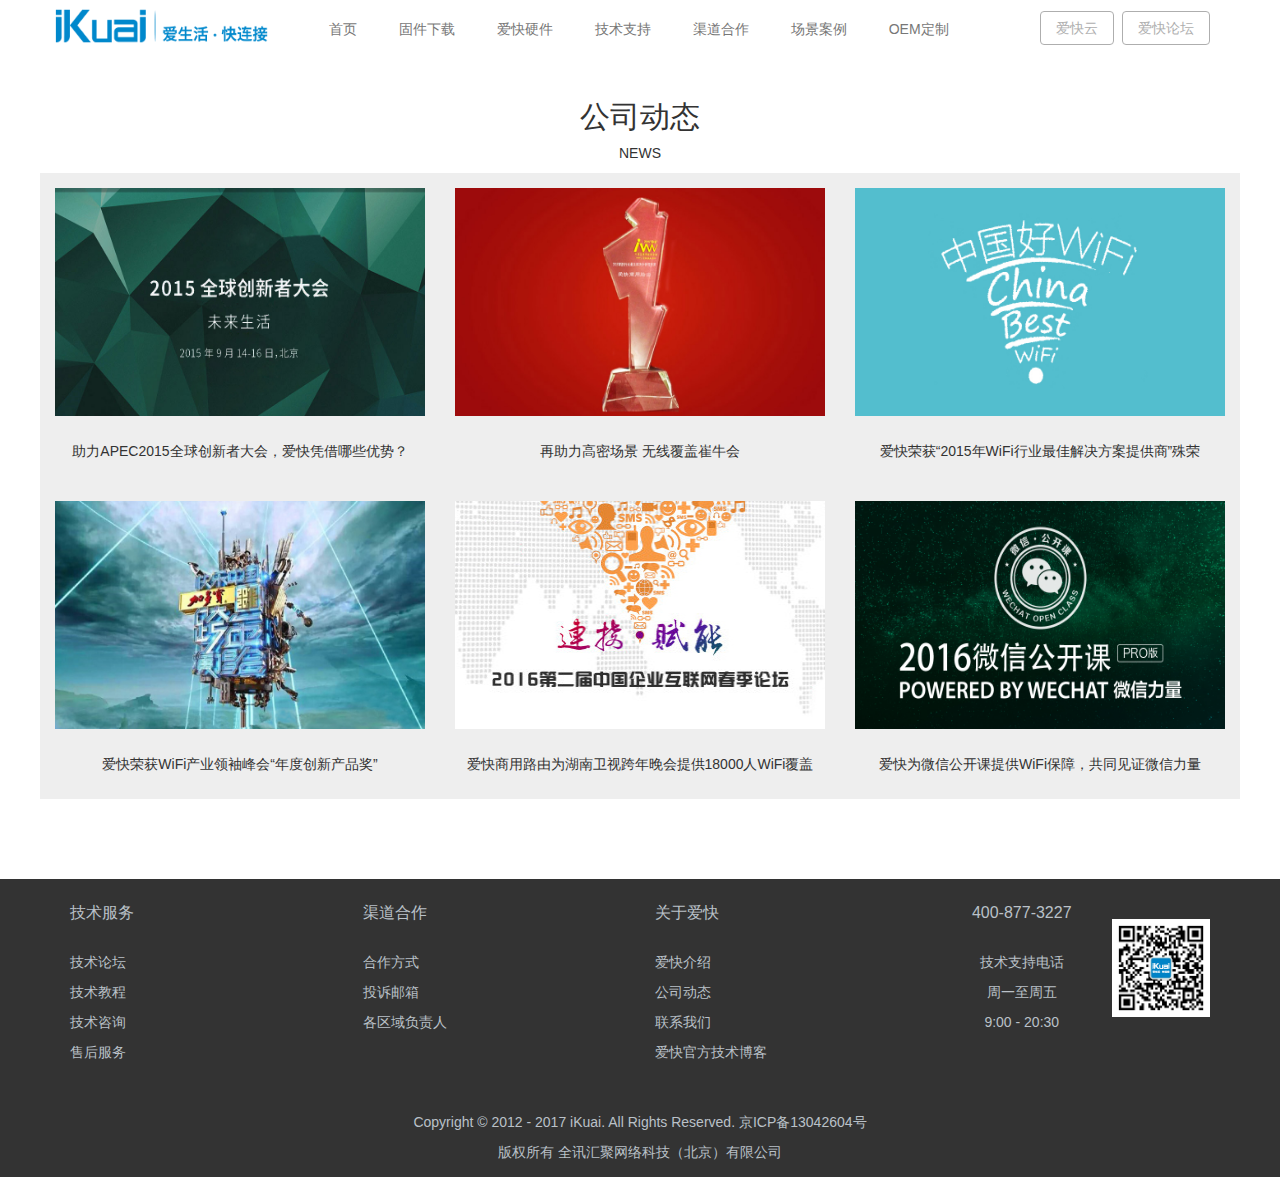
<file: 公司动态.html>
<!DOCTYPE html>
<html>
<head lang="en">
    <meta charset="UTF-8">
    <title></title>
    <!--让bootstrap兼容最新版本的ie-->
    <meta http-equiv="X-UA-COMPATIBLE" content="IE=edge">
    <!--以移动设备优先  视窗                  宽度=设备宽度        缩放=1           最大缩放=1           禁止用户缩放-->
    <meta name="viewport" content="width=device-width,initial-scale=1,maximum-scale=1,user-scalable=no"/>
    <link rel="stylesheet" href="css/bootstrap.css"/>
    <link rel="stylesheet" href="css/index.css"/>
    <link rel="stylesheet" href="css/header-footer.css"/>
    <link rel="stylesheet" href="css/animate.min.css"/>
    <link rel="stylesheet" href="css/animate.css"/>
</head>
<body>
<section id="header">
    <nav class="navbar navbar-default navbar-fixed-top clearfix">
        <div class="nav-background">
            <div class="container">
                <div class="navbar-header">
                    <button class="navbar-toggle" data-toggle="collapse" data-target=".navbar-collapse">
                        <i class="icon-bar"></i>
                        <i class="icon-bar"></i>
                        <i class="icon-bar"></i>
                    </button>
                </div>
                <img src="img/logo-big.png" alt=""/>
                <div class="collapse navbar-collapse">
                    <ul class="nav nav-total navbar-nav pull-right">
                        <li>
                            <a class="btn btn-success" href="http://yun.ikuai8.com" target="_blank">爱快云</a>
                        </li>
                        <li>
                            <a class="btn" href="http://bbs.ikuai8.com" target="_blank">爱快论坛</a>
                        </li>
                    </ul>
                    <ul class="nav navbar-nav">
                        <li><a href="index.html">首页</a></li>
                        <li><a href="eg2.html">固件下载</a></li>
                        <li><a href="eg3.html">爱快硬件</a></li>
                        <li><a href="eg4.html">技术支持</a></li>
                        <li><a href="eg5.html">渠道合作</a></li>
                        <li><a href="eg6.html">场景案例</a></li>
                        <li><a href="eg7.html">OEM定制</a></li>
                    </ul>
                </div>
            </div>
        </div>
    </nav>
</section>
<section id="news">
    <div class="container text-center  wow bounceInDown">
        <div class="row">
            <div class="col-xs-12">
                <h2>公司动态</h2>
                <p>NEWS</p>
            </div>
            <div class="row">
            <div class="col-md-4">
                <img src="img/news_20151013160948408.jpg" alt=""/>
                <p>助力APEC2015全球创新者大会，爱快凭借哪些优势？                                    </p>
            </div>
            <div class="col-md-4">
                <img src="img/news_20160226151219748.jpg" alt=""/>
                <p>再助力高密场景  无线覆盖崔牛会</p>
            </div>
            <div class="col-md-4">
                <img src="img/news_20160226154025167.jpg" alt=""/>
                <p>爱快荣获“2015年WiFi行业最佳解决方案提供商”殊荣                                    </p>
            </div>
            </div>
            <div class="row">
            <div class="col-md-4">
                <img src="img/news_20160226155717686.jpg" alt=""/>
                <p>爱快荣获WiFi产业领袖峰会“年度创新产品奖”</p>
            </div>
            <div class="col-md-4">
                <img src="img/news_20160420105219272.jpg" alt=""/>
                <p>爱快商用路由为湖南卫视跨年晚会提供18000人WiFi覆盖                                    </p>
            </div>
            <div class="col-md-4">
                <img src="img/news_20160226161816523.jpg" alt=""/>
                <p>爱快为微信公开课提供WiFi保障，共同见证微信力量</p>
            </div>
                </div>
        </div>
        </div>
</section>
<section id="footer">
    <div class="container">
        <div class="row">
            <div class="col-sm-3 col-xs-4">
                <h4>技术服务</h4>
                <a href="">技术论坛</a>
                <br/>
                <a href="eg4.html">技术教程</a>
                <br/>
                <a href="">技术咨询</a>
                <br/>
                <a href="售后服务.html">售后服务</a>
            </div>
            <div class="col-sm-3 col-xs-4">
                <h4>渠道合作</h4>
                <a href="eg5.html">合作方式</a>
                <br/>
                <a href="">投诉邮箱</a>
                <br/>
                <a href="eg5.html">各区域负责人</a>
            </div>
            <div class="col-sm-3 col-xs-4">
                <h4>关于爱快</h4>
                <a href="爱快介绍.html">爱快介绍</a>
                <br/>
                <a href="公司动态.html">公司动态</a>
                <br/>
                <a href="">联系我们</a>
                <br/>
                <a href="">爱快官方技术博客</a>
            </div>
            <div class="col-sm-3 col-xs-12 text-center clearfix">
                <img src="img/qrCode.png" alt=""/>
                <h5>400-877-3227</h5>
                <a>技术支持电话
                    <br/>
                    周一至周五
                    <br/>
                    9:00 - 20:30
                </a>
            </div>
            <p class="col-xs-12 text-center">Copyright © 2012 - 2017 iKuai. All Rights Reserved. 京ICP备13042604号
                <br/>
                版权所有 全讯汇聚网络科技（北京）有限公司</p>
        </div>
    </div>
</section>
<script src="js/jquery-1.11.3.js"></script>
<script src="js/bootstrap.js"></script>
<script src="js/wow.min.js"></script>
<script>
    if (!(/msie [6|7|8|9]/i.test(navigator.userAgent))){
        new WOW().init();
    };
</script>
</body>
</html>
</file>
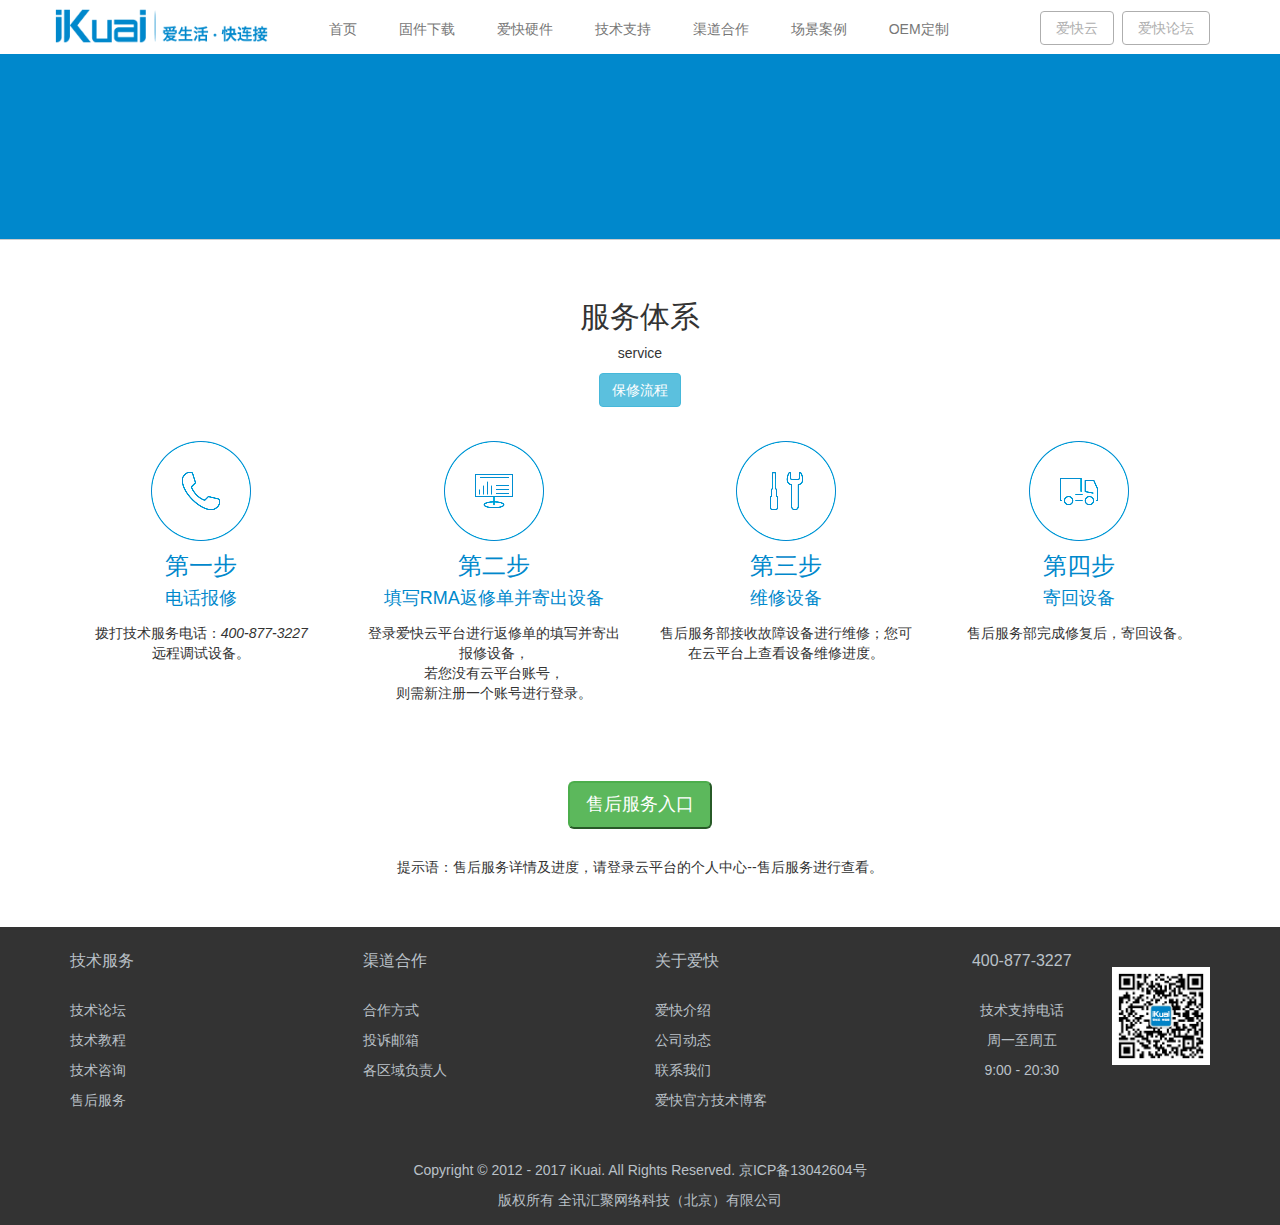
<file: 售后服务.html>
<!DOCTYPE html>
<html>
<head lang="en">
    <meta charset="UTF-8">
    <title></title>
    <!--让bootstrap兼容最新版本的ie-->
    <meta http-equiv="X-UA-COMPATIBLE" content="IE=edge">
    <!--以移动设备优先  视窗                  宽度=设备宽度        缩放=1           最大缩放=1           禁止用户缩放-->
    <meta name="viewport" content="width=device-width,initial-scale=1,maximum-scale=1,user-scalable=no"/>
    <link rel="stylesheet" href="css/bootstrap.css"/>
    <link rel="stylesheet" href="css/index.css"/>
    <link rel="stylesheet" href="css/header-footer.css"/>
    <link rel="stylesheet" href="css/animate.min.css"/>
    <link rel="stylesheet" href="css/animate.css"/>
</head>
<body>
<section id="header">
    <nav class="navbar navbar-default navbar-fixed-top clearfix">
        <div class="nav-background">
            <div class="container">
                <div class="navbar-header">
                    <button class="navbar-toggle" data-toggle="collapse" data-target=".navbar-collapse">
                        <i class="icon-bar"></i>
                        <i class="icon-bar"></i>
                        <i class="icon-bar"></i>
                    </button>
                </div>
                <img src="img/logo-big.png" alt=""/>
                <div class="collapse navbar-collapse">
                    <ul class="nav nav-total navbar-nav pull-right">
                        <li>
                            <a class="btn btn-success" href="http://yun.ikuai8.com" target="_blank">爱快云</a>
                        </li>
                        <li>
                            <a class="btn" href="http://bbs.ikuai8.com" target="_blank">爱快论坛</a>
                        </li>
                    </ul>
                    <ul class="nav navbar-nav">
                        <li><a href="index.html">首页</a></li>
                        <li><a href="eg2.html">固件下载</a></li>
                        <li><a href="eg3.html">爱快硬件</a></li>
                        <li><a href="eg4.html">技术支持</a></li>
                        <li><a href="eg5.html">渠道合作</a></li>
                        <li><a href="eg6.html">场景案例</a></li>
                        <li><a href="eg7.html">OEM定制</a></li>
                    </ul>
                </div>
            </div>
        </div>
    </nav>
</section>
<section id="shou-banner"></section>
<section id="service">
    <div class="container text-center  wow bounceInDown">
        <div class="row">
            <div class="col-xs-12">
                <h2>服务体系</h2>
                <p>service</p>
                <button class="btn btn-info">
                    保修流程
                </button>
            </div>
                <div class="col-xs-12 col-sm-3">
                        <img src="img/customize0A.png">
                        <h3>第一步<br><span>电话报修</span></h3>
                        <p>
                            拨打技术服务电话：<em>400-877-3227</em><br>远程调试设备。
                        </p>
                    </div>
                <div class="col-xs-12 col-sm-3">
                        <img src="img/customize0B.png">
                        <h3>第二步<br><span>填写RMA返修单并寄出设备</span></h3>
                        <p>登录爱快云平台进行返修单的填写并寄出报修设备，<br>若您没有云平台账号，<br>则需新注册一个账号进行登录。</p>
                </div>

                <div class="col-xs-12 col-sm-3">
                        <img src="img/customize0C.png">
                        <h3>第三步<br><span>维修设备</span></h3>
                        <p>售后服务部接收故障设备进行维修；您可在云平台上查看设备维修进度。</p>
                </div>

                <div class="col-xs-12 col-sm-3">
                        <img src="img/customize0D.png">
                        <h3>第四步<br><span>寄回设备</span></h3>
                        <p>售后服务部完成修复后，寄回设备。</p>
                </div>
             </div>
        <div class="col-xs-12">
            <button class="btn-lg btn-success">
                售后服务入口
            </button>
            <p>提示语：售后服务详情及进度，请登录云平台的个人中心--售后服务进行查看。</p>
        </div>
            </div>
</section>
<section id="footer">
    <div class="container">
        <div class="row">
            <div class="col-sm-3 col-xs-4">
                <h4>技术服务</h4>
                <a href="">技术论坛</a>
                <br/>
                <a href="eg4.html">技术教程</a>
                <br/>
                <a href="">技术咨询</a>
                <br/>
                <a href="售后服务.html">售后服务</a>
            </div>
            <div class="col-sm-3 col-xs-4">
                <h4>渠道合作</h4>
                <a href="eg5.html">合作方式</a>
                <br/>
                <a href="">投诉邮箱</a>
                <br/>
                <a href="eg5.html">各区域负责人</a>
            </div>
            <div class="col-sm-3 col-xs-4">
                <h4>关于爱快</h4>
                <a href="爱快介绍.html">爱快介绍</a>
                <br/>
                <a href="公司动态.html">公司动态</a>
                <br/>
                <a href="">联系我们</a>
                <br/>
                <a href="">爱快官方技术博客</a>
            </div>
            <div class="col-sm-3 col-xs-12 text-center clearfix">
                <img src="img/qrCode.png" alt=""/>
                <h5>400-877-3227</h5>
                <a>技术支持电话
                    <br/>
                    周一至周五
                    <br/>
                    9:00 - 20:30
                </a>
            </div>
            <p class="col-xs-12 text-center">Copyright © 2012 - 2017 iKuai. All Rights Reserved. 京ICP备13042604号
                <br/>
                版权所有 全讯汇聚网络科技（北京）有限公司</p>
        </div>
    </div>
</section>
<script src="js/jquery-1.11.3.js"></script>
<script src="js/bootstrap.js"></script>
<script src="js/wow.min.js"></script>
<script>
    if (!(/msie [6|7|8|9]/i.test(navigator.userAgent))){
        new WOW().init();
    };
</script>
</body>
</html>
</file>
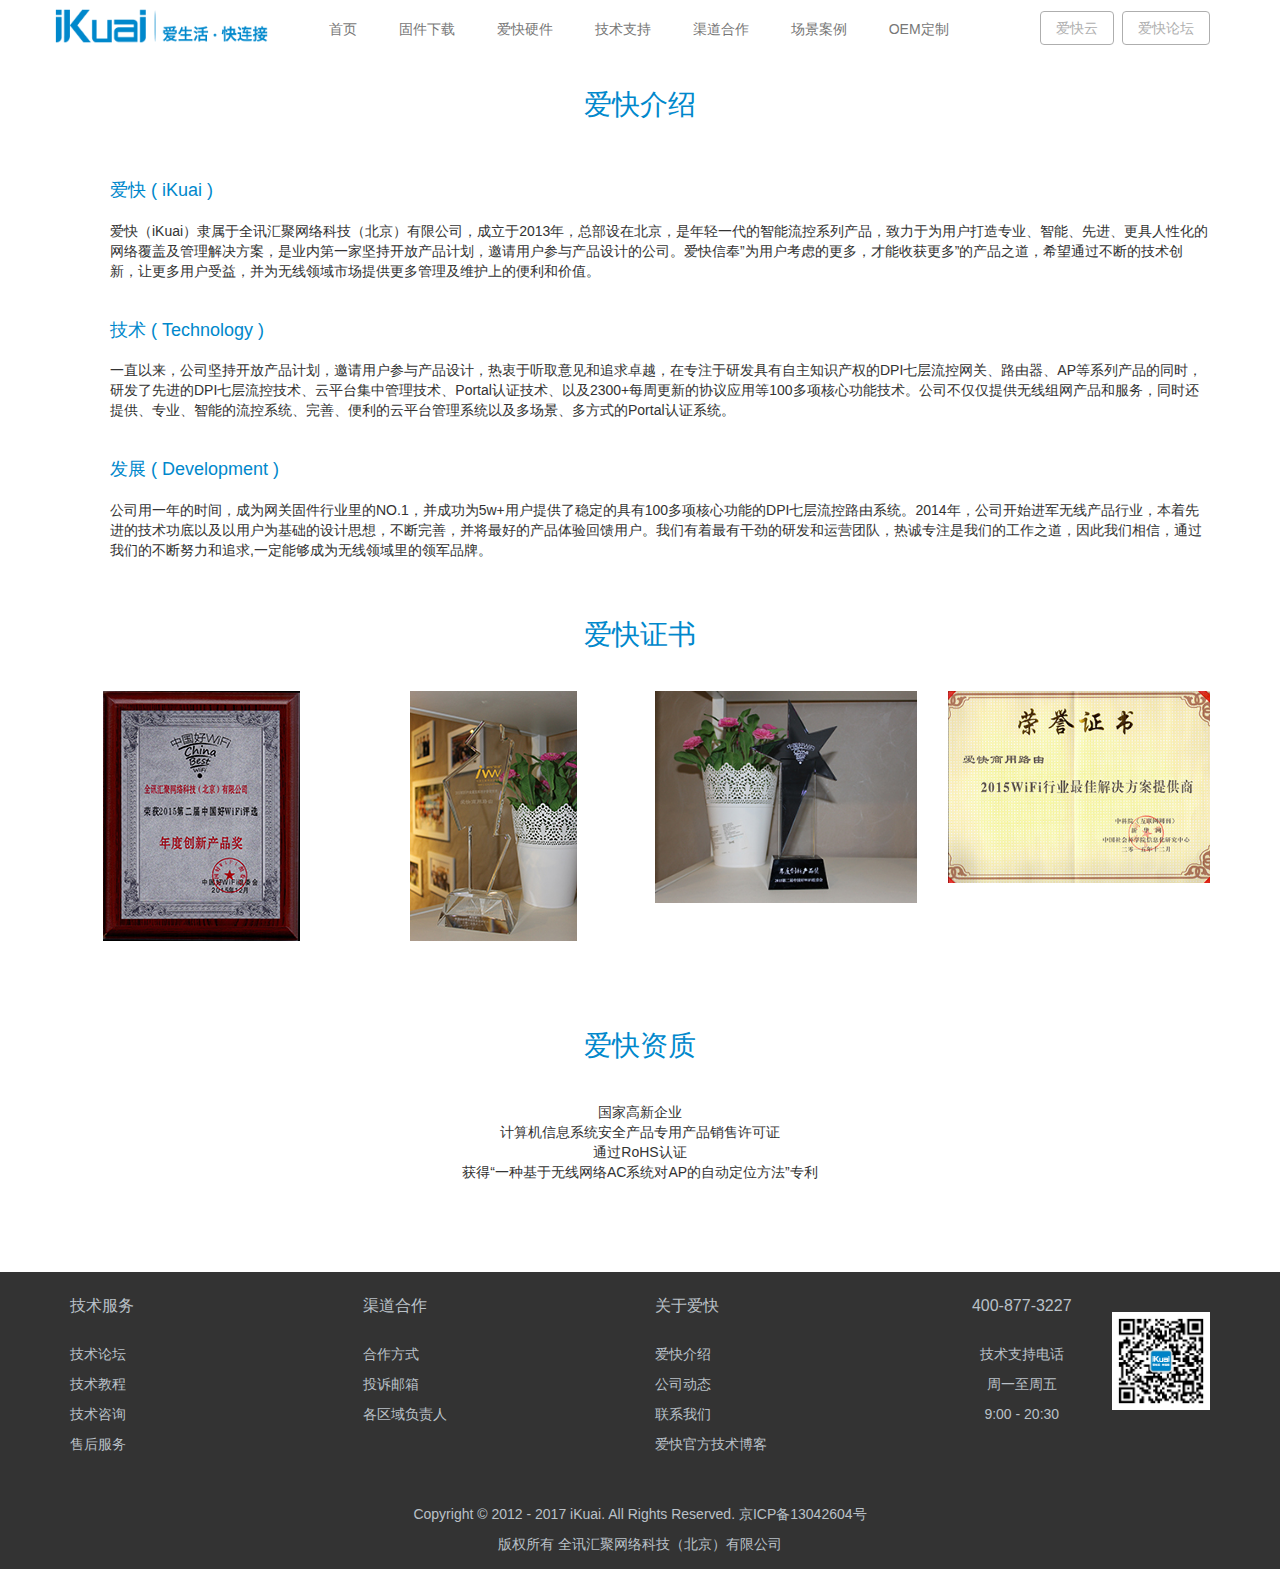
<file: 爱快介绍.html>
<!DOCTYPE html>
<html>
<head lang="en">
    <meta charset="UTF-8">
    <title></title>
    <!--让bootstrap兼容最新版本的ie-->
    <meta http-equiv="X-UA-COMPATIBLE" content="IE=edge">
    <!--以移动设备优先  视窗                  宽度=设备宽度        缩放=1           最大缩放=1           禁止用户缩放-->
    <meta name="viewport" content="width=device-width,initial-scale=1,maximum-scale=1,user-scalable=no"/>
    <link rel="stylesheet" href="css/bootstrap.css"/>
    <link rel="stylesheet" href="css/index.css"/>
    <link rel="stylesheet" href="css/header-footer.css"/>
    <link rel="stylesheet" href="css/animate.min.css"/>
    <link rel="stylesheet" href="css/animate.css"/>
</head>
<body>
<section id="header">
    <nav class="navbar navbar-default navbar-fixed-top clearfix">
        <div class="nav-background">
            <div class="container">
                <div class="navbar-header">
                    <button class="navbar-toggle" data-toggle="collapse" data-target=".navbar-collapse">
                        <i class="icon-bar"></i>
                        <i class="icon-bar"></i>
                        <i class="icon-bar"></i>
                    </button>
                </div>
                <img src="img/logo-big.png" alt=""/>
                <div class="collapse navbar-collapse">
                    <ul class="nav nav-total navbar-nav pull-right">
                        <li>
                            <a class="btn btn-success" href="http://yun.ikuai8.com" target="_blank">爱快云</a>
                        </li>
                        <li>
                            <a class="btn" href="http://bbs.ikuai8.com" target="_blank">爱快论坛</a>
                        </li>
                    </ul>
                    <ul class="nav navbar-nav">
                        <li><a href="index.html">首页</a></li>
                        <li><a href="eg2.html">固件下载</a></li>
                        <li><a href="eg3.html">爱快硬件</a></li>
                        <li><a href="eg4.html">技术支持</a></li>
                        <li><a href="eg5.html">渠道合作</a></li>
                        <li><a href="eg6.html">场景案例</a></li>
                        <li><a href="eg7.html">OEM定制</a></li>
                    </ul>
                </div>
            </div>
        </div>
    </nav>
</section>

<section id="about">
    <div class="container  wow bounceInDown">
        <div class="row">
            <div class="col-xs-12">
                <h4 class="text-center">爱快介绍</h4>
                <ul type="none">
                    <li>
                        <h3>爱快 ( iKuai )</h3>
                        <p>爱快（iKuai）隶属于全讯汇聚网络科技（北京）有限公司，成立于2013年，总部设在北京，是年轻一代的智能流控系列产品，致力于为用户打造专业、智能、先进、更具人性化的网络覆盖及管理解决方案，是业内第一家坚持开放产品计划，邀请用户参与产品设计的公司。爱快信奉”为用户考虑的更多，才能收获更多”的产品之道，希望通过不断的技术创新，让更多用户受益，并为无线领域市场提供更多管理及维护上的便利和价值。</p>
                    </li>
                    <li>
                        <h3>技术 ( Technology )</h3>
                        <p>一直以来，公司坚持开放产品计划，邀请用户参与产品设计，热衷于听取意见和追求卓越，在专注于研发具有自主知识产权的DPI七层流控网关、路由器、AP等系列产品的同时，研发了先进的DPI七层流控技术、云平台集中管理技术、Portal认证技术、以及2300+每周更新的协议应用等100多项核心功能技术。公司不仅仅提供无线组网产品和服务，同时还提供、专业、智能的流控系统、完善、便利的云平台管理系统以及多场景、多方式的Portal认证系统。</p>
                    </li>
                    <li>
                        <h3>发展 ( Development )</h3>
                        <p>公司用一年的时间，成为网关固件行业里的NO.1，并成功为5w+用户提供了稳定的具有100多项核心功能的DPI七层流控路由系统。2014年，公司开始进军无线产品行业，本着先进的技术功底以及以用户为基础的设计思想，不断完善，并将最好的产品体验回馈用户。我们有着最有干劲的研发和运营团队，热诚专注是我们的工作之道，因此我们相信，通过我们的不断努力和追求,一定能够成为无线领域里的领军品牌。</p>
                    </li>
                </ul>
            </div>
            <h4 class="text-center">爱快证书</h4>
            <div class="col-sm-3 text-center">
                <img src="img/certificate001.jpg" alt=""/>
            </div>
            <div class="col-sm-3 text-center">
                <img src="img/certificate003.jpg" alt=""/>
            </div>
            <div class="col-sm-3 text-center">
                <img src="img/certificate002.jpg" alt=""/>
            </div>
            <div class="col-sm-3 text-center">
                <img src="img/certificate004.jpg" alt=""/>
            </div>
            <div class="col-xs-12 text-center">
                <h4>爱快资质</h4>
                <p> 国家高新企业
                    <br/>
                    计算机信息系统安全产品专用产品销售许可证
                    <br/>
                    通过RoHS认证
                    <br/>
                    获得“一种基于无线网络AC系统对AP的自动定位方法”专利</p>
            </div>
        </div>
    </div>
</section>
<section id="footer">
    <div class="container">
        <div class="row">
            <div class="col-sm-3 col-xs-4">
                <h4>技术服务</h4>
                <a href="">技术论坛</a>
                <br/>
                <a href="eg4.html">技术教程</a>
                <br/>
                <a href="">技术咨询</a>
                <br/>
                <a href="售后服务.html">售后服务</a>
            </div>
            <div class="col-sm-3 col-xs-4">
                <h4>渠道合作</h4>
                <a href="eg5.html">合作方式</a>
                <br/>
                <a href="">投诉邮箱</a>
                <br/>
                <a href="eg5.html">各区域负责人</a>
            </div>
            <div class="col-sm-3 col-xs-4">
                <h4>关于爱快</h4>
                <a href="爱快介绍.html">爱快介绍</a>
                <br/>
                <a href="公司动态.html">公司动态</a>
                <br/>
                <a href="">联系我们</a>
                <br/>
                <a href="">爱快官方技术博客</a>
            </div>
            <div class="col-sm-3 col-xs-12 text-center clearfix">
                <img src="img/qrCode.png" alt=""/>
                <h5>400-877-3227</h5>
                <a>技术支持电话
                    <br/>
                    周一至周五
                    <br/>
                    9:00 - 20:30
                </a>
            </div>
            <p class="col-xs-12 text-center">Copyright © 2012 - 2017 iKuai. All Rights Reserved. 京ICP备13042604号
                <br/>
                版权所有 全讯汇聚网络科技（北京）有限公司</p>
        </div>
    </div>
</section>
<script src="js/jquery-1.11.3.js"></script>
<script src="js/bootstrap.js"></script>
<script src="js/wow.min.js"></script>
<script>
    if (!(/msie [6|7|8|9]/i.test(navigator.userAgent))){
        new WOW().init();
    };
</script>
</body>
</html>
</file>
<file: css/index.css>
@charset "UTF-8";
/*=============================banner start=======================*/
/*banner end*/
#banner{
    height: 100vh;
    position: relative;
    overflow: hidden;
}
#banner .dm1 ,#banner .dm2{
    position: absolute;
    max-width: 360px;
    left: 30%;
    top: 30%;
}
#banner .dm2{
    max-width: 300px;
    top: 42%;
}
@media (max-width: 768px) {
    #banner .dm1{
        max-width: 280px;
    }
    #banner .dm2{
        max-width: 220px;
    }
}
#banner .dm3,#banner .dm4{
    position: absolute;
    max-width: 2500px;
    bottom: 0;
    left: 0;
}
#banner .dm3{
    animation:dm3 65s ease-in-out infinite;
}
#banner .dm4{
    animation:dm4 55s ease-in-out infinite;
}
#banner .dm1 img,#banner .dm2 img{
    max-width: 100%;
}
#banner .dm3 img,#banner .dm4 img{
    max-width: 2500px;
    height: 270px;
}
#banner .dm4 img {
    height: 210px;
}
@keyframes dm3 {
    0%{left: 0}
    50%{left: -1000px}
    100%{left: 0}
}
@keyframes dm4 {
    0%{left: 0}
    50%{left: -1000px}
    100%{left: 0}
}

/*=============================banner end=======================*/
/*=============================content start=======================*/
#content .col-md-8 img,#show .col-md-8 img,#grid .col-md-8 img{
    width: 100%;
    max-width: 783px;
    margin:40px 0;
}
#content .col-md-4 ,#show .col-md-4,#grid .col-md-4{
    margin-top: 120px;
}
#content .col-md-4 h3,#show .col-md-4 h3,#grid .col-md-4 h3{
    font-size: 36px;
    font-weight: normal;
    color: #0088cc;
}
#content .col-md-4 p,#show .col-md-4 p,#grid .col-md-4 p{
    color: #5f5f5f;
    font-size: 20px;
    line-height: 180%;
    padding: 10px
}
#content .col-md-4 a{
    font-size: 18px;
    color: #0088cc;
    line-height: 180%;
    padding: 10px;
    text-decoration: none;
}
@media (max-width: 768px) {
    #content .col-md-4 ,#show .col-md-4,#grid .col-md-4{
        margin-top: 40px;
        text-align: center;
    }
    #content .col-md-4 h3,#show .col-md-4 h3,#grid .col-md-4 h3{
        font-size: 22px;
        line-height: 100%;
    }
    #content .col-md-4 p,#show .col-md-4 p,#grid .col-md-4 p{
        font-size: 18px;
        line-height: 120%;
        padding: 5px;
    }
}
#show{
    background-color: #eee;
}
/*=============================content end=======================*/
/*=============================indexC start=======================*/
#indexC{
    background:url("../img/indexB-img03.jpg")no-repeat 50% 50%;
    height: 660px;
}
#indexC h3{
    font-size: 36px;
    font-weight: normal;
    color: #0088cc;
    margin-top: 260px;
}
#indexC p{
    color: #5f5f5f;
    font-size: 20px;
    line-height: 180%;
    padding: 10px
}
@media (max-width: 768px) {
    #indexC{
        height: 260px;
    }
    #indexC h3{
        font-size: 28px;
        margin-top: 100px;
    }
    #indexC p{
        font-size: 18px;
        line-height: 120%;
        padding: 5px;
    }
}
/*=============================indexC end=======================*/
/*=============================indexXLsit start=======================*/
#indexXLsit{
    padding: 40px 0;
}
#indexXLsit .col-sm-6 img{
    float: left;
    min-width: 90px;
    height: 90px;
    margin: 25px 15px;
}
#indexXLsit .col-sm-6 h4{
    color: #0088cc;
    font-size: 16px;
    padding-top: 30px;
}
#indexXLsit .col-sm-6 p{
    margin: 0;
    padding: 0;
    border: none;
}
@media (max-width: 768px) {
    #indexXLsit{
        padding: 20px 0;
        text-align: center;
    }
    #indexXLsit .col-sm-6 img{
        float: none;
        margin: 5px 5px;
    }
    #indexXLsit .col-sm-6 h4{
        padding-top: 8px;
    }
}
/*=============================indexXLsit end=======================*/




/*&&&&&&&&&&&&&&&&&&&&&&&&&&&&&&&&&&&&&&&&eg2 start&&&&&&&&&&&&&&&&&&&&&&&&&&&&&&&&&*/
#eg2-banner{
    height: 240px;
    max-width: 100%;
    background: url(../img/Banner_gd.jpg) bottom #0088cc no-repeat;
    border-bottom: 1px solid #CCC;
}
#eg2-content{
    padding: 40px 0 60px 0;
}
#eg2-content h3{
    font-size: 34px;
    letter-spacing: 0.08em;
    font-weight: inherit;
    color: #404040;;
}
#eg2-content .col-sm-4 p span{
    font-weight: bolder;
}
#eg2-content .col-sm-4 p{
    line-height: 24px;
    margin-top: 18px;
}
#eg2-content .col-sm-2 img{
    margin: 15px 0;
}
#Historical{
    background-color:#eee ;
    padding: 40px 0 60px 0;
}
#Historical .col-md-8{
    border: 1px solid #ccc;
    background: #fff;
    border-radius: 8px;
    padding: 15px 40px ;
    max-width: 600px;

}
#Historical  h4{
    font-size: 20px;
    color: #0088cc;
    padding-right: 20px;
}
#Historical .col-md-4 P{
    font-size: 18px;
    color: #404040;
    padding-right: 20px;
}
#Historical .col-md-8 h5{
    font-size: 16px;
    font-weight: bolder;
}
#Historical .col-md-8 ol li{
    margin-bottom: 5px;
}
@media (max-width: 992px) {
    #Historical .col-md-4 h4,#Historical .col-md-4 P{
        text-align: left;
    }
}
#Historical .row{
    margin-top: 44px;
}
/*&&&&&&&&&&&&&&&&&&&&&&&&&&&&&&&&&&&&&&&&&eg2 end&&&&&&&&&&&&&&&&&&&&&&&&&&&&&&&&&&&*/


/*&&&&&&&&&&&&&&&&&&&&&&&&&&&&&&&&&&&&&&&&&eg3 start&&&&&&&&&&&&&&&&&&&&&&&&&&&&&&&&&&&*/
#eg3-banner{
    height: 240px;
    max-width: 100%;
    background: url(../img/Banner_hw.jpg) bottom #0088cc no-repeat;
    border-bottom: 1px solid #CCC;
}
#Hardware h2{
    margin: 34px 0 14px 0;
}
#Hardware p{
    margin-bottom: 16px;
}
#Hardware .tab-content .row{
    margin-bottom:30px;
}
#Hardware .tab-content .text{
    padding:0 0 10px 20px;
}
#Hardware .tab-content .text strong{
    color:#0088cc;
}
#Hardware .tab-content .button-footer{
    float:right;
    padding:10px 0 10px 18px;
}
#Hardware .tab-content .hardware-img img{
    width: 400px;
    max-width: 100%;
}
#Hardware .tab-content h4{
    color: #555;
    padding: 10px 0 30px 0;
}
#Hardware .tab-content h4 span{
    float: left;
    font-size: 20px;
    margin-right: 15px;
}
#Hardware .tab-content h4 p{
    color: #44b034;
    font-size: 14px;
    float: left;
    margin-top: 3px;
}
#Hardware ul{
    border: 0;
    margin:24px 0  44px 0;
}
#Hardware ul li{
    margin-left: 48PX;
    border: 0;
}
#Hardware ul li a{
    margin: 15px 0 0 20px;
    padding: 4px 15px;
}
#Hardware  ul li.active a,#Hardware ul li a:hover{
    color: #fff;

    background-color: #0088cc;
    border-radius: 4px;

    -webkit-transition: .5s;
    -moz-transition: .5s;
    -ms-transition: .5s;
    -o-transition: .5s;
    transition: .5s;
}
@media (max-width: 1200px) {
    #Hardware ul li{
        margin-left: 32PX;
    }
}
@media (max-width: 992px) {
    #Hardware ul li{
        margin-left: -5px;
    }
}
@media (max-width: 768px) {
    #Hardware .tab-content .button-footer{
        text-align: center;
    }
    #Hardware ul li{
       width: 100%;
        text-align: center;
    }
}
/*&&&&&&&&&&&&&&&&&&&&&&&&&&&&&&&&&&&&&&&&&eg3 end&&&&&&&&&&&&&&&&&&&&&&&&&&&&&&&&&&&*/


/*&&&&&&&&&&&&&&&&&&&&&&&&&&&&&&&&&&&&&&&&&eg4  start&&&&&&&&&&&&&&&&&&&&&&&&&&&&&&&&&&&*/
#eg4-banner{
    height: 240px;
    max-width: 100%;
    background: url(../img/Banner_ts.jpg) bottom #0088cc no-repeat;
    border-bottom: 1px solid #CCC;
}
#search .input-group{
    width: 30%;
    float: right;
    margin: 16px 0;
}
#search .col-sm-4 h3{
    font-size: 22px;
    color: #0088cc;
    margin: 15px 0 20px 0;
}
#radio .Support_list_video a{
    display: block;
    height: 100px;
    width: 170px;
    padding-top: 34px;
    background: url(../img/Support_list_video_bg.jpg) #FFF no-repeat;
    background-position: -170px 0;
    border: 1px solid #CCC;
    text-align: center;
    -webkit-transition: .5s;
    -moz-transition: .5s;
    -ms-transition: .5s;
    -o-transition: .5s;
    transition: .5s;
}
#radio .Support_list_video a:hover{
    background-position: 0 0 ;
}
#radio .Support_list_video li{
    float: left;
    margin-bottom: 28px;
}
#radio .Support_list a{
    color: #666666;
    font-size: 14px;
    line-height: 40px;
    white-space: nowrap;
    margin-right: 20px;
    text-decoration: none;
}
#radio h3{
    font-size: 22px;
    color: #0088cc;
    margin: 20px 0 25px 0;
}
#question .row .col-sm-6{
    padding: 0;
}
#question .row .col-sm-6 h3{
    font-size: 22px;
    color: #0088cc;
    margin:0 0  20px 28px;
}
#question .row .col-sm-6 ul li{
    margin-bottom: 28px;
}
#question .row .col-sm-6 ul li a{
    font-size: 16px;
    color: #555;
}
@media (max-width: 992px) {
    #radio{
        overflow: hidden;
    }
    #question{
        overflow: hidden;
    }
}
@media (max-width: 1200px) {
    #question{
        overflow: hidden;
    }
}
/*&&&&&&&&&&&&&&&&&&&&&&&&&&&&&&&&&&&&&&&&&eg4 end&&&&&&&&&&&&&&&&&&&&&&&&&&&&&&&&&&&*/


/*&&&&&&&&&&&&&&&&&&&&&&&&&&&&&&&&&&&&&&&&&eg5 start&&&&&&&&&&&&&&&&&&&&&&&&&&&&&&&&&&&*/
#eg5-banner{
    height: 240px;
    max-width: 100%;
    background: url(../img/Banner_bc.jpg) bottom #0088cc no-repeat;
    border-bottom: 1px solid #CCC;
}
#Powerful .col-xs-12 h3,#prefetct .col-xs-12 h3,#Future .col-xs-12 h3,#Partners .col-xs-12 h3,#Apply .col-xs-12 h3{
    font-size: 34px;
    letter-spacing: 0.08em;
    font-weight: inherit;
    color: #404040;
}
#Powerful .col-xs-12 p,#prefetct .col-xs-12 p,#Future .col-xs-12 p,#Partners .col-xs-12 p,#Apply .col-xs-12 .p{
    font-size: 18px;
    color: #7c7c7c;
}
#Powerful .col-xs-12 h4,#prefetct .col-sm-6 h4{
    font-weight: normal;
    color: #0088cc;
    padding: 20px 0 5px 0;
}
#Powerful .col-xs-12 img:last-of-type{
    display: none;
}
#Powerful .col-xs-12 img{
    width: 100%;
    max-width: 783px;
    margin: 25px 0 25px 0;
}
@media (max-width: 768px) {
    #Powerful .col-sm-6{
        text-align: center;
    }
    #Powerful .col-xs-12 img:first-of-type{
        display: none;
    }
    #Powerful .col-xs-12 img:last-of-type{
        display: block;
        max-width: 350px;
        margin: 25px auto;
    }
}
#Powerful{
    padding: 40px 0;
 }
#prefetct{
    background-color: #eee;
    padding: 40px 0;
}
#prefetct .col-md-4{
    margin-top: 100px;
}
#prefetct img{
    width: 100%;
    max-width: 728px;
}
@media (max-width:992px) {
    #prefetct .col-md-4{
        margin-top: 10px;
    }
}
@media (max-width:768px) {
    #prefetct .col-md-4{
       text-align: center;
    }
}
#Future{
    position: relative;
    padding: 40px 0;
}
#Future .col-md-4{
    position: absolute;
    z-index: 5;
    right: 14%;
    top: 60px;
}
#Future img{
    position: relative;
    z-index: 1;
    width: 100%;
    bottom: 0;
}
#Future .col-md-4 p{
    font-size: 14px;
    line-height: 1.42857;
    margin: 0 0 15px;
}
#Future .col-md-4 h4{
    font-weight: normal;
    color: #0088cc;
    padding-top: 20px;
    padding-bottom: 10px;
}
@media (max-width: 992px) {
    #Future .col-md-4{
        right: 6%;
        top: 20px;
    }
}
@media (max-width: 768px) {
    #Future .col-md-4{
        position: static;
        text-align: center;
    }

    #Powerful .col-xs-12 h3,#prefetct .col-xs-12 h3,#Future .col-xs-12 h3,#Partners .col-xs-12 h3,#Apply .col-xs-12 h3{
        font-size: 24px;
    }
}
#Partners{
    background-color: #eee;
    padding: 40px 0;
}
#Partners .col-sm-4{
 text-align: center;
}
#Partners .col-sm-4 img{
    width: 60%;
    max-width: 255px;
    margin: 20px 0;
}
#Apply{
    padding: 40px 0;
}
#Apply .grid input{
    width: 60%;
    border-radius: 4px;
    height: 30px;
    padding: 4px 6px;
    border: 3px solid #eee;
}
#Apply .grid span{
    color: red;
}
#Apply .grid h4{
    font-size: 20px;
    margin-top: 28px;
}
/*&&&&&&&&&&&&&&&&&&&&&&&&&&&&&&&&&&&&&&&&&eg5 end&&&&&&&&&&&&&&&&&&&&&&&&&&&&&&&&&&&*/


/*&&&&&&&&&&&&&&&&&&&&&&&&&&&&&&&&&&&&&&&&&eg6 start&&&&&&&&&&&&&&&&&&&&&&&&&&&&&&&&&&&*/

#eg6-banner{
    height: 240px;
    max-width: 100%;
    background: url(../img/Banner_ex.jpg) bottom #0088cc no-repeat;
    border-bottom: 1px solid #CCC;
}
#example {
    padding: 40px 0;
}
#example .col-xs-12 .img{
    position: relative;
    border-radius: 8px;
    overflow: hidden;
}
#example .col-xs-12 .img img{
    width: 100%;
    -webkit-transition: .8s;
    -moz-transition: .8s;
    -ms-transition: .8s;
    -o-transition: .8s;
    transition: .8s;
}
#example .col-xs-12 .img:hover img{
    opacity: .4;
}
#example .col-xs-12 .img:hover p{
    opacity: 1;
    top: 50px;
}
#example .col-xs-12 .img p{
    position: absolute;
    top: -80px;
    left: 25px;
    width: 80%;
   opacity: 0;
    -webkit-transition: .5s;
    -moz-transition: .5s;
    -ms-transition: .5s;
    -o-transition: .5s;
    transition: .5s;
}
#example .col-xs-12{
    margin-bottom: 25px;
}
#example .col-xs-12 h4{
    color: #0088cc;
    padding: 15px 0;
}
#example h3{
    margin: 34px 0;
}
/*&&&&&&&&&&&&&&&&&&&&&&&&&&&&&&&&&&&&&&&&&eg6 end&&&&&&&&&&&&&&&&&&&&&&&&&&&&&&&&&&&*/


/*&&&&&&&&&&&&&&&&&&&&&&&&&&&&&&&&&&&&&&&&&eg7 start&&&&&&&&&&&&&&&&&&&&&&&&&&&&&&&&&&&*/
#eg7-banner{
    height: 240px;
    max-width: 100%;
    background: url(../img/Banner_ex.jpg) bottom #0088cc no-repeat;
    border-bottom: 1px solid #CCC;
}
#suppert {
    padding: 40px 0;
    background-color: #eee;
}
#suppert   ul li{
    margin-left: 20px;
}
#suppert   ul li h3{
    font-size: 18px;
    color: #0088cc;
    font-weight: inherit;
}
#suppert   ul li p {
    font-size: 14px;
    line-height: 1.42857;
    margin: 0 0 15px;
    color: rgba(102,102,102,1);
}
#suppert h2{
    margin: 34px 0 44px 0;
}
@media (max-width: 992px) {
    #suppert   ul li{
        margin-left:0;
    }
}
#contact{
    padding: 40px 0;
}
#contact table  tr i{
    font-style: normal;
    color: rgba(102,102,102,1);
}
#contact table td{
    color: #666;
    line-height: 180%;
}
#contact  h4{
    font-weight: normal;
    color: #0088cc;
    padding: 20px 0 10px 0;
}
/*&&&&&&&&&&&&&&&&&&&&&&&&&&&&&&&&&&&&&&&&&eg7 end&&&&&&&&&&&&&&&&&&&&&&&&&&&&&&&&&&&*/


/*&&&&&&&&&&&&&&&&&&&&&&&&&&&&&&&&&&&&&&&&&售后服务 start&&&&&&&&&&&&&&&&&&&&&&&&&&&&&&&&&&&*/
#shou-banner{
    height: 240px;
    max-width: 100%;
    background:#0088cc;
    border-bottom: 1px solid #CCC;
}
#service{
    padding: 40px 0;
}
#service .btn-info{
    margin-bottom: 34px;
}
#service .btn-success{
    margin: 68px 0 28px 0;
}
#service .col-sm-3 h3{
    font-size: 24px;
    color: #0088cc;
    font-weight: inherit;
    margin: 10px auto;
    line-height: 30px;
}
#service .col-sm-3 h3 span{
    font-size: 18px;
}
/*&&&&&&&&&&&&&&&&&&&&&&&&&&&&&&&&&&&&&&&&&售后服务 end&&&&&&&&&&&&&&&&&&&&&&&&&&&&&&&&&&&*/
/*&&&&&&&&&&&&&&&&&&&&&&&&&&&&&&&&&&&&&&&&&爱快介绍 start&&&&&&&&&&&&&&&&&&&&&&&&&&&&&&&&&&&*/
#about{
    padding: 80px 0;
}

#about ul li h3{
    font-size: 18px;
    color: #0088cc;
    font-weight: normal;
    padding: 20px 0 10px 0;
}
#about ul{
    margin-bottom: 60px;
}
#about h4{
    font-size: 28px;
    color: #0088cc;
    margin-bottom: 40px;
}
#about .col-sm-3 img{
    max-width: 100%;
    margin-bottom: 80px;
}
/*&&&&&&&&&&&&&&&&&&&&&&&&&&&&&&&&&&&&&&&&&爱快介绍 end&&&&&&&&&&&&&&&&&&&&&&&&&&&&&&&&&&&*/
/*&&&&&&&&&&&&&&&&&&&&&&&&&&&&&&&&&&&&&&&&&公司动态 start&&&&&&&&&&&&&&&&&&&&&&&&&&&&&&&&&&&*/

#news{
    padding: 80px 0;
}
#news .col-md-4{
    overflow: hidden;
    background-color: #eee;
    padding: 15px;
}
#news .col-md-4 img{
    width: 100%;
    height: 228px;
}
#news .col-md-4 p{
    padding: 25px 0 0 0;
    font-size: 14px;
}
#news .col-md-4 p:hover{
   color:  #0088cc;
}
/*&&&&&&&&&&&&&&&&&&&&&&&&&&&&&&&&&&&&&&&&&公司动态 end&&&&&&&&&&&&&&&&&&&&&&&&&&&&&&&&&&&*/
</file>
<file: css/header-footer.css>
@charset "UTF-8";
/*==========================header start=========================*/
#header .nav-background{
    background-color: rgba(255, 255, 255, 0.9);
}
#header .container{
    position: relative;
}
#header .navbar-default{
    border: 0;
}
#header  img{
    padding-top: 8px;
    position: absolute;
    max-width: 213px;
    height: 44px;
    left: 0 ;
    top: 0;
}
#header .navbar-nav{
    float: right;
    margin-left: 6%;
}
#header .navbar-nav li a{
    padding-top: 19px;
    margin-left: 12px;
    -webkit-transition: .5s;
    -moz-transition: .5s;
    -ms-transition: .5s;
    -o-transition: .5s;
    transition: .5s;
}
#header .navbar-nav li.active a,#header .navbar-nav li a:hover{
    color: #fff;
    padding: 4px 15px;
    background-color: #0088cc;
    border-radius: 4px;
    margin-top: 15px;
}
#header .nav-total > li > a.btn{
    background-color: transparent;
    color: #9b9b9b;
    border: 1px solid #9b9b9b;
    text-shadow: none;
    opacity: 0.8;
    padding: 6px 15px;
    margin: 11px 0 0 8px;
}
#header .nav-total > li > a:hover{
    opacity: 1;
}
@media (max-width: 1200px) {
    #header .nav-total > li > a.btn{
       display: none;
    }
}
@media (max-width: 992px) {
    #header  img{
        display: none;
    }
    #header .navbar-collapse{
        margin-left: 0;
    }
    #header .navbar-nav li a{
        margin-right: 1px;
    }
}
@media (max-width: 768px) {
    #header .navbar-collapse{
        margin-left: 0;
    }
    #header .navbar-nav{
        float: right;
        margin-right: 20%;
    }
}
/*============================header end========================*/
/*============================footer start========================*/
#footer  img{
    float: right;
    width: 98px;
    margin: 40px 0 0 16px;
}
#footer{
    background-color: #333;
}
#footer h4{
    padding: 15px 0;
    font-size: 16px;
    color: rgb(186, 193, 200);
}
#footer h5{
    padding: 15px 0;
    font-size: 16px;
    color: rgb(186, 193, 200);
}
#footer p{
    color: #bac1c8;
    font-size: 14px;
}
#footer p:last-of-type{
    margin-top: 40px;
    line-height: 30px;
}
#footer a{
    color: #bac1c8;
    font-size: 14px;
    line-height: 30px;
}
@media (max-width: 768px) {
    #footer  img{
        float: none;
    }
    #footer h5{
        padding:0;
    }
}
/*============================footer end========================*/
</file>
